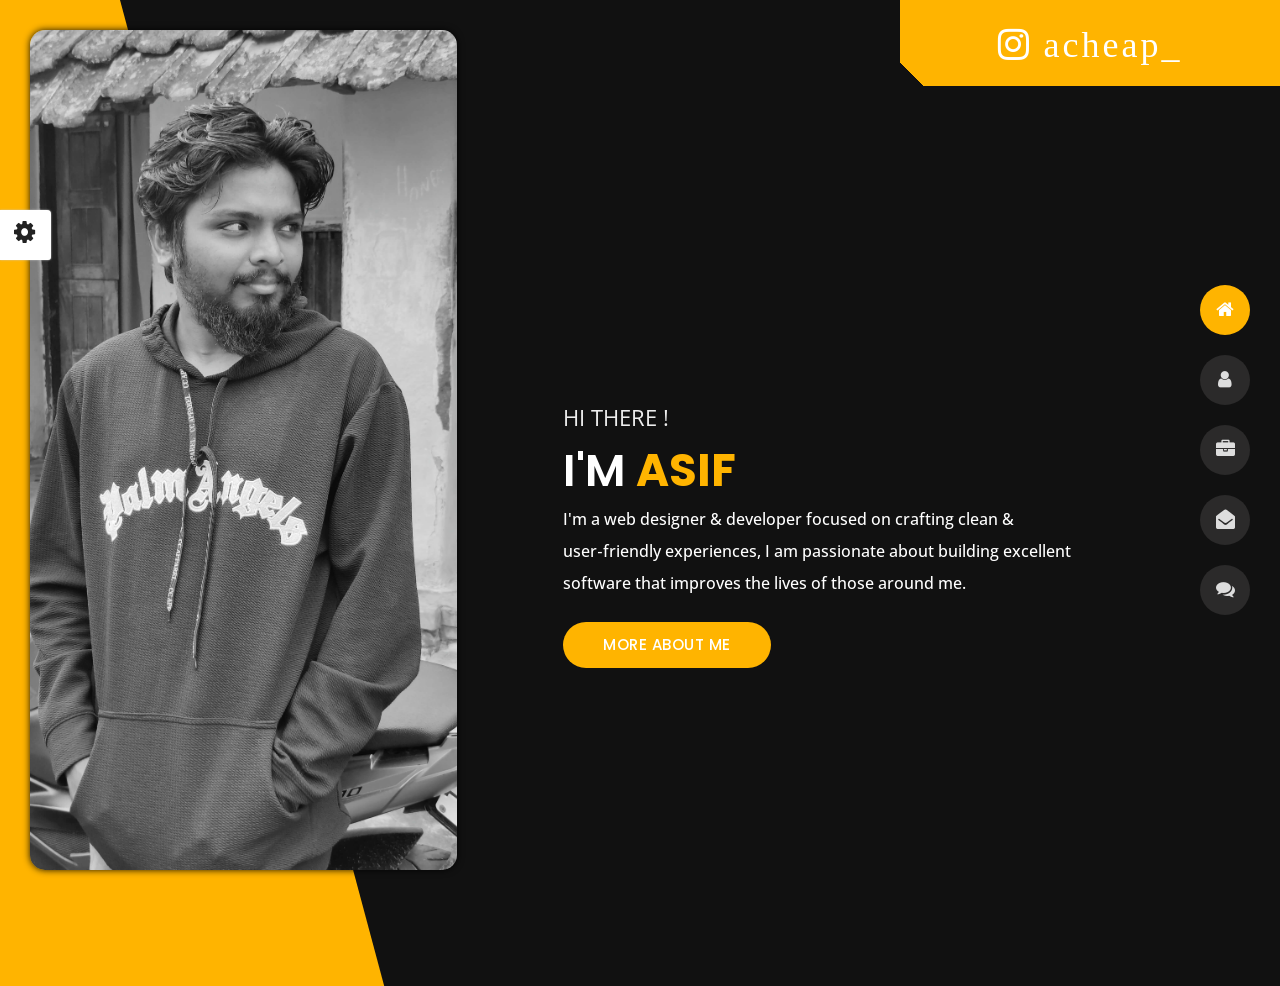
<file: index.html>
﻿<!DOCTYPE html>
<html lang="en">


<head>
    <meta charset="utf-8">
    <title> Personal Portfolio</title>
    <meta name="viewport" content="width=device-width, initial-scale=1">

    <!-- Template Google Fonts -->
    <link href="https://fonts.googleapis.com/css?family=Poppins:400,400i,500,500i,600,600i,700,700i,800,800i,900,900i"
        rel="stylesheet">
    <link href="https://fonts.googleapis.com/css?family=Open+Sans:300,400,400i,600,600i,700" rel="stylesheet">

    <!-- Template CSS Files -->
    <link href="css/bootstrap.min.css" rel="stylesheet">
    <link href="css/preloader.min.css" rel="stylesheet">
    <link href="css/circle.css" rel="stylesheet">
    <link href="css/font-awesome.min.css" rel="stylesheet">
    <link href="css/fm.revealator.jquery.min.css" rel="stylesheet">
    <link href="css/style.css" rel="stylesheet">

    <!-- CSS Skin File -->
    <link href="css/skins/yellow.css" rel="stylesheet">

    <!-- Live Style Switcher - demo only -->
    <link rel="alternate stylesheet" type="text/css" title="blue" href="css/skins/blue.css" />
    <link rel="alternate stylesheet" type="text/css" title="green" href="css/skins/green.css" />
    <link rel="alternate stylesheet" type="text/css" title="yellow" href="css/skins/yellow.css" />
    <link rel="alternate stylesheet" type="text/css" title="blueviolet" href="css/skins/blueviolet.css" />
    <link rel="alternate stylesheet" type="text/css" title="goldenrod" href="css/skins/goldenrod.css" />
    <link rel="alternate stylesheet" type="text/css" title="magenta" href="css/skins/magenta.css" />
    <link rel="alternate stylesheet" type="text/css" title="orange" href="css/skins/orange.css" />
    <link rel="alternate stylesheet" type="text/css" title="purple" href="css/skins/purple.css" />
    <link rel="alternate stylesheet" type="text/css" title="red" href="css/skins/red.css" />
    <link rel="alternate stylesheet" type="text/css" title="yellowgreen" href="css/skins/yellowgreen.css" />
    <link rel="stylesheet" type="text/css" href="css/styleswitcher.css" />

    <!-- Modernizr JS File -->
    <script src="js/modernizr.custom.js"></script>
</head>

<body class="home">
    <!-- Live Style Switcher Starts - demo only -->
    <div id="switcher" class="">
        <div class="content-switcher">
            <h4>STYLE SWITCHER</h4>
            <ul>
                <li>
                    <a href="#" onclick="setActiveStyleSheet('purple');" title="purple" class="color"><img
                            src="img/styleswitcher/purple.png" alt="purple" /></a>
                </li>
                <li>
                    <a href="#" onclick="setActiveStyleSheet('red');" title="red" class="color"><img
                            src="img/styleswitcher/red.png" alt="red" /></a>
                </li>
                <li>
                    <a href="#" onclick="setActiveStyleSheet('blueviolet');" title="blueviolet" class="color"><img
                            src="img/styleswitcher/blueviolet.png" alt="blueviolet" /></a>
                </li>
                <li>
                    <a href="#" onclick="setActiveStyleSheet('blue');" title="blue" class="color"><img
                            src="img/styleswitcher/blue.png" alt="blue" /></a>
                </li>
                <li>
                    <a href="#" onclick="setActiveStyleSheet('goldenrod');" title="goldenrod" class="color"><img
                            src="img/styleswitcher/goldenrod.png" alt="goldenrod" /></a>
                </li>
                <li>
                    <a href="#" onclick="setActiveStyleSheet('magenta');" title="magenta" class="color"><img
                            src="img/styleswitcher/magenta.png" alt="magenta" /></a>
                </li>
                <li>
                    <a href="#" onclick="setActiveStyleSheet('yellowgreen');" title="yellowgreen" class="color"><img
                            src="img/styleswitcher/yellowgreen.png" alt="yellowgreen" /></a>
                </li>
                <li>
                    <a href="#" onclick="setActiveStyleSheet('orange');" title="orange" class="color"><img
                            src="img/styleswitcher/orange.png" alt="orange" /></a>
                </li>
                <li>
                    <a href="#" onclick="setActiveStyleSheet('green');" title="green" class="color"><img
                            src="img/styleswitcher/green.png" alt="green" /></a>
                </li>
                <li>
                    <a href="#" onclick="setActiveStyleSheet('yellow');" title="yellow" class="color"><img
                            src="img/styleswitcher/yellow.png" alt="yellow" /></a>
                </li>
            </ul>
            <div id="hideSwitcher">&times;</div>
        </div>
    </div>
    <a href="https://www.instagram.com/acheap_/" target="_blank"><button class=" bookButton"><i class="fa fa-instagram"
                aria-hidden="true"></i>
            acheap_</button></a>

    <div id="showSwitcher" class="styleSecondColor"><i class="fa fa-cog fa-spin"></i></div>
    <!-- Live Style Switcher Ends - demo only -->
    <!-- Header Starts -->
    <header class="header" id="navbar-collapse-toggle">
        <!-- Fixed Navigation Starts -->
        <ul class="icon-menu d-none d-lg-block revealator-slideup revealator-once revealator-delay1">
            <li class="icon-box active">
                <i class="fa fa-home"></i>
                <a href="index.html">
                    <h2>Home</h2>
                </a>
            </li>
            <li class="icon-box">
                <i class="fa fa-user"></i>
                <a href="about.html">
                    <h2>About</h2>
                </a>
            </li>
            <li class="icon-box">
                <i class="fa fa-briefcase"></i>
                <a href="portfolio.html">
                    <h2>Portfolio</h2>
                </a>
            </li>
            <li class="icon-box">
                <i class="fa fa-envelope-open"></i>
                <a href="contact.html">
                    <h2>Contact</h2>
                </a>
            </li>
            <li class="icon-box">
                <i class="fa fa-comments"></i>
                <a href="blog.html">
                    <h2>Blog</h2>
                </a>
            </li>
        </ul>
        <!-- Fixed Navigation Ends -->
        <!-- Mobile Menu Starts -->
        <nav role="navigation" class="d-block d-lg-none">
            <div id="menuToggle">
                <input type="checkbox" />
                <span></span>
                <span></span>
                <span></span>
                <ul class="list-unstyled" id="menu">
                    <li class="active"><a href="index.html"><i class="fa fa-home"></i><span>Home</span></a></li>
                    <li><a href="about.html"><i class="fa fa-user"></i><span>About</span></a></li>
                    <li><a href="portfolio.html"><i class="fa fa-folder-open"></i><span>Portfolio</span></a></li>
                    <li><a href="contact.html"><i class="fa fa-envelope-open"></i><span>Contact</span></a></li>
                    <li><a href="blog.html"><i class="fa fa-comments"></i><span>Blog</span></a></li>
                </ul>
            </div>
        </nav>
        <!-- Mobile Menu Ends -->
    </header>
    <!-- Header Ends -->
    <!-- Main Content Starts -->
    <section
        class="container-fluid main-container container-home p-0 revealator-slideup revealator-once revealator-delay1">
        <div class="color-block d-none d-lg-block"></div>
        <div class="row home-details-container align-items-center">
            <div class="col-lg-4 bg position-fixed d-none d-lg-block"></div>
            <div class="col-12 col-lg-8 offset-lg-4 home-details text-left text-sm-center text-lg-left">
                <div>
                    <img src="img/asif.jpg" class="img-fluid main-img-mobile d-none d-sm-block d-lg-none"
                        alt="my asif-profile picture" />
                    <h6 class="text-uppercase open-sans-font mb-0 d-block d-sm-none d-lg-block">hi there !</h6>
                    <h1 class="text-uppercase poppins-font"><span>I'm</span> Asif </h1>
                    <p class="open-sans-font">I'm a web designer & developer focused on crafting clean & user‑friendly
                        experiences, I am passionate about building excellent software that improves the lives of those
                        around me.</p>
                    <a href="about.html" class="btn btn-about">more about me</a>
                </div>
            </div>
        </div>
    </section>
    <!-- Main Content Ends -->

    <!-- Template JS Files -->
    <script src="js/jquery-3.5.0.min.js"></script>
    <script src="js/styleswitcher.js"></script>
    <script src="js/preloader.min.js"></script>
    <script src="js/fm.revealator.jquery.min.js"></script>
    <script src="js/imagesloaded.pkgd.min.js"></script>
    <script src="js/masonry.pkgd.min.js"></script>
    <script src="js/classie.js"></script>
    <script src="js/cbpGridGallery.js"></script>
    <script src="js/jquery.hoverdir.js"></script>
    <script src="js/popper.min.js"></script>
    <script src="js/bootstrap.js"></script>
    <script src="js/custom.js"></script>

</body>

</html>
</file>
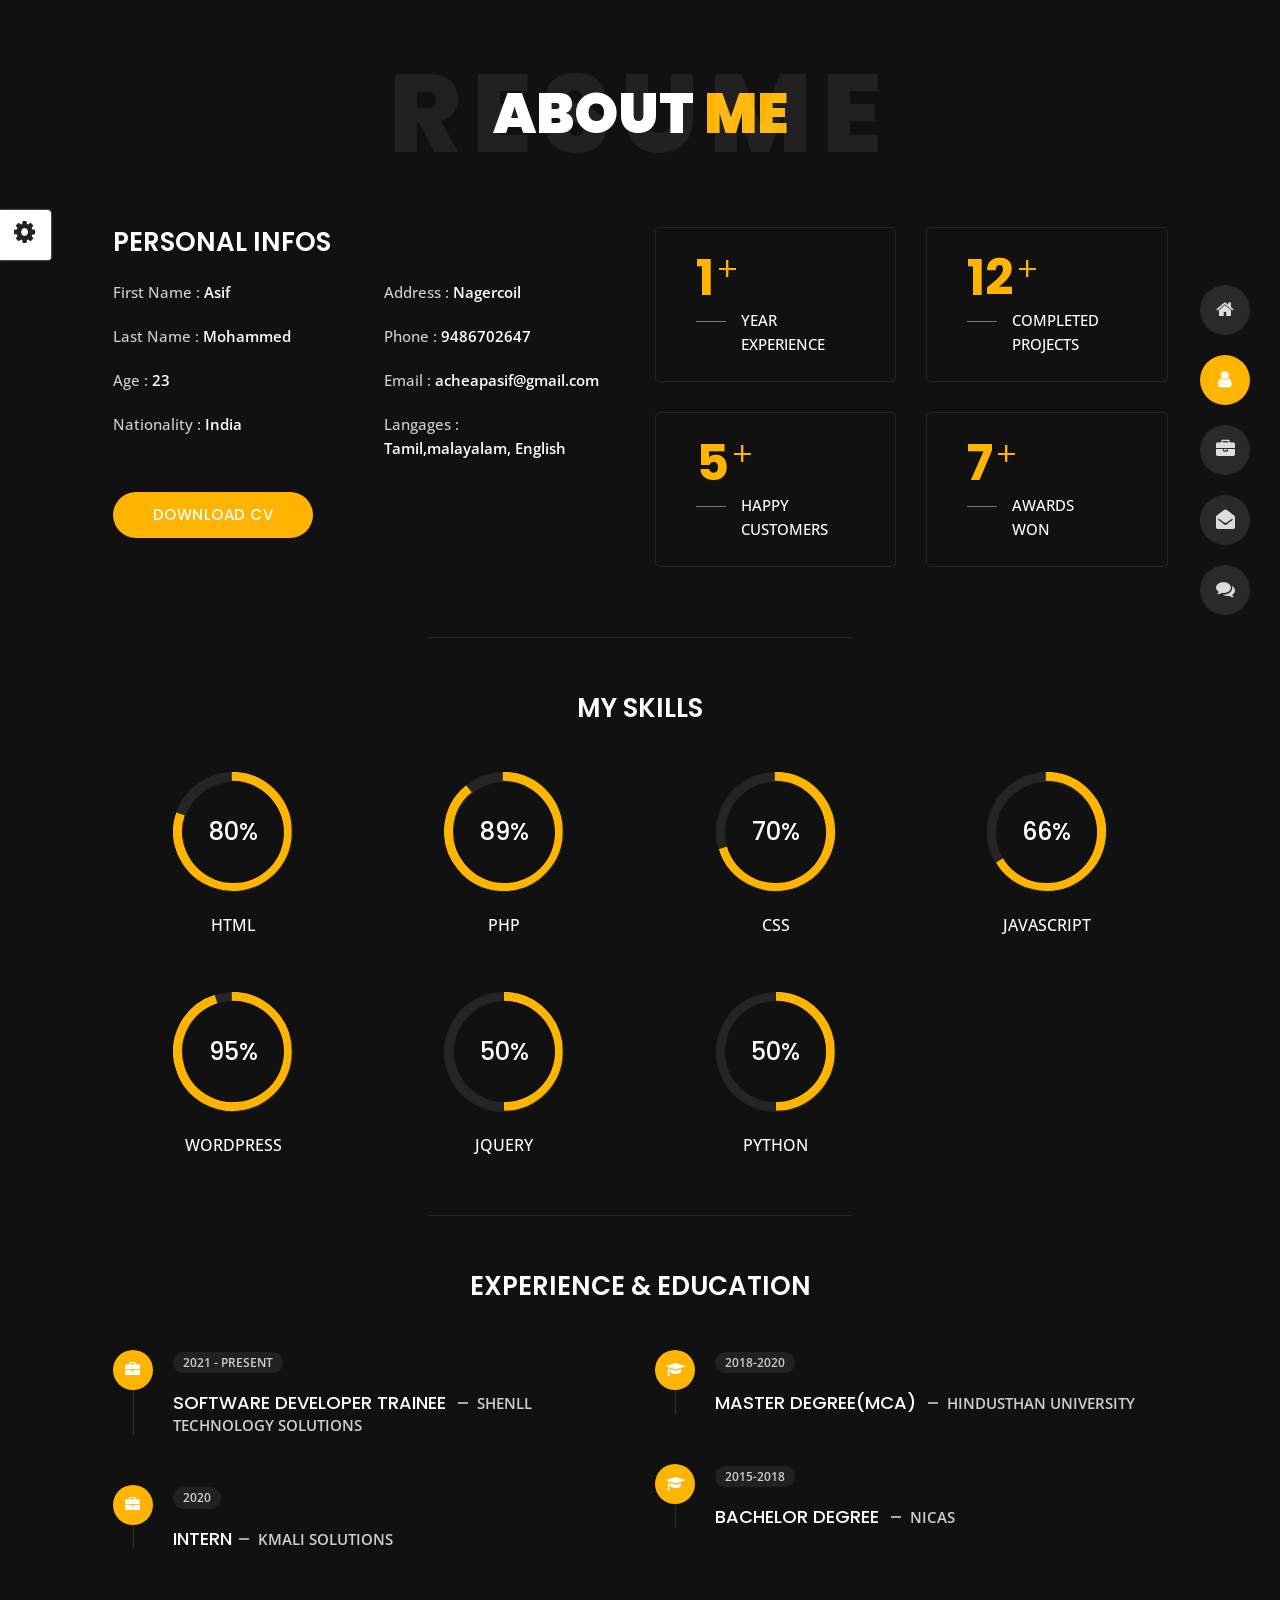
<file: about.html>
<!DOCTYPE html>
<html lang="en">


<head>
    <meta charset="utf-8">
    <title>About Personal Portfolio</title>
    <meta name="viewport" content="width=device-width, initial-scale=1">

    <!-- Template Google Fonts -->
    <link href="https://fonts.googleapis.com/css?family=Poppins:400,400i,500,500i,600,600i,700,700i,800,800i,900,900i" rel="stylesheet">
    <link href="https://fonts.googleapis.com/css?family=Open+Sans:300,400,400i,600,600i,700" rel="stylesheet">

    <!-- Template CSS Files -->
    <link href="css/bootstrap.min.css" rel="stylesheet">
    <link href="css/preloader.min.css" rel="stylesheet">
    <link href="css/circle.css" rel="stylesheet">
    <link href="css/font-awesome.min.css" rel="stylesheet">
    <link href="css/fm.revealator.jquery.min.css" rel="stylesheet">
    <link href="css/style.css" rel="stylesheet">

    <!-- CSS Skin File -->
    <link href="css/skins/yellow.css" rel="stylesheet">

    <!-- Live Style Switcher - demo only -->
    <link rel="alternate stylesheet" type="text/css" title="blue" href="css/skins/blue.css" />
    <link rel="alternate stylesheet" type="text/css" title="green" href="css/skins/green.css" />
    <link rel="alternate stylesheet" type="text/css" title="yellow" href="css/skins/yellow.css" />
    <link rel="alternate stylesheet" type="text/css" title="blueviolet" href="css/skins/blueviolet.css" />
    <link rel="alternate stylesheet" type="text/css" title="goldenrod" href="css/skins/goldenrod.css" />
    <link rel="alternate stylesheet" type="text/css" title="magenta" href="css/skins/magenta.css" />
    <link rel="alternate stylesheet" type="text/css" title="orange" href="css/skins/orange.css" />
    <link rel="alternate stylesheet" type="text/css" title="purple" href="css/skins/purple.css" />
    <link rel="alternate stylesheet" type="text/css" title="red" href="css/skins/red.css" />
    <link rel="alternate stylesheet" type="text/css" title="yellowgreen" href="css/skins/yellowgreen.css" />
    <link rel="stylesheet" type="text/css" href="css/styleswitcher.css" />

    <!-- Modernizr JS File -->
    <script src="js/modernizr.custom.js"></script>
</head>

<body class="about">
<!-- Live Style Switcher Starts - demo only -->
<div id="switcher" class="">
    <div class="content-switcher">
        <h4>STYLE SWITCHER</h4>
        <ul>
            <li>
                <a href="#" onclick="setActiveStyleSheet('purple');" title="purple" class="color"><img src="img/styleswitcher/purple.png" alt="purple"/></a>
            </li>
            <li>
                <a href="#" onclick="setActiveStyleSheet('red');" title="red" class="color"><img src="img/styleswitcher/red.png" alt="red"/></a>
            </li>
            <li>
                <a href="#" onclick="setActiveStyleSheet('blueviolet');" title="blueviolet" class="color"><img src="img/styleswitcher/blueviolet.png" alt="blueviolet"/></a>
            </li>
            <li>
                <a href="#" onclick="setActiveStyleSheet('blue');" title="blue" class="color"><img src="img/styleswitcher/blue.png" alt="blue"/></a>
            </li>
            <li>
                <a href="#" onclick="setActiveStyleSheet('goldenrod');" title="goldenrod" class="color"><img src="img/styleswitcher/goldenrod.png" alt="goldenrod"/></a>
            </li>
            <li>
                <a href="#" onclick="setActiveStyleSheet('magenta');" title="magenta" class="color"><img src="img/styleswitcher/magenta.png" alt="magenta"/></a>
            </li>
            <li>
                <a href="#" onclick="setActiveStyleSheet('yellowgreen');" title="yellowgreen" class="color"><img src="img/styleswitcher/yellowgreen.png" alt="yellowgreen"/></a>
            </li>
            <li>
                <a href="#" onclick="setActiveStyleSheet('orange');" title="orange" class="color"><img src="img/styleswitcher/orange.png" alt="orange"/></a>
            </li>
            <li>
                <a href="#" onclick="setActiveStyleSheet('green');" title="green" class="color"><img src="img/styleswitcher/green.png" alt="green"/></a>
            </li>
            <li>
                <a href="#" onclick="setActiveStyleSheet('yellow');" title="yellow" class="color"><img src="img/styleswitcher/yellow.png" alt="yellow"/></a>
            </li>
        </ul>

        <div id="hideSwitcher">&times;</div>
    </div>

</div>
<div id="showSwitcher" class="styleSecondColor"><i class="fa fa-cog fa-spin"></i></div>
<!-- Live Style Switcher Ends - demo only -->
<!-- Header Starts -->
<header class="header" id="navbar-collapse-toggle">
    <!-- Fixed Navigation Starts -->
    <ul class="icon-menu d-none d-lg-block revealator-slideup revealator-once revealator-delay1">
        <li class="icon-box">
            <i class="fa fa-home"></i>
            <a href="index.html">
                <h2>Home</h2>
            </a>
        </li>
        <li class="icon-box active">
            <i class="fa fa-user"></i>
            <a href="about.html">
                <h2>About</h2>
            </a>
        </li>
        <li class="icon-box">
            <i class="fa fa-briefcase"></i>
            <a href="portfolio.html">
                <h2>Portfolio</h2>
            </a>
        </li>
        <li class="icon-box">
            <i class="fa fa-envelope-open"></i>
            <a href="contact.html">
                <h2>Contact</h2>
            </a>
        </li>
        <li class="icon-box">
            <i class="fa fa-comments"></i>
            <a href="blog.html">
                <h2>Blog</h2>
            </a>
        </li>
    </ul>
    <!-- Fixed Navigation Ends -->
    <!-- Mobile Menu Starts -->
    <nav role="navigation" class="d-block d-lg-none">
        <div id="menuToggle">
            <input type="checkbox" />
            <span></span>
            <span></span>
            <span></span>
            <ul class="list-unstyled" id="menu">
                <li><a href="index.html"><i class="fa fa-home"></i><span>Home</span></a></li>
                <li class="active"><a href="about.html"><i class="fa fa-user"></i><span>About</span></a></li>
                <li><a href="portfolio.html"><i class="fa fa-folder-open"></i><span>Portfolio</span></a></li>
                <li><a href="contact.html"><i class="fa fa-envelope-open"></i><span>Contact</span></a></li>
                <li><a href="blog.html"><i class="fa fa-comments"></i><span>Blog</span></a></li>
            </ul>
        </div>
    </nav>
    <!-- Mobile Menu Ends -->
</header>
<!-- Header Ends -->
<!-- Page Title Starts -->
<section class="title-section text-left text-sm-center revealator-slideup revealator-once revealator-delay1">
    <h1>ABOUT <span>ME</span></h1>
    <span class="title-bg">Resume</span>
</section>
<!-- Page Title Ends -->
<!-- Main Content Starts -->
<section class="main-content revealator-slideup revealator-once revealator-delay1">
    <div class="container">
        <div class="row">
            <!-- Personal Info Starts -->
            <div class="col-12 col-lg-5 col-xl-6">
                <div class="row">
                    <div class="col-12">
                        <h3 class="text-uppercase custom-title mb-0 ft-wt-600">personal infos</h3>
                    </div>
                    <div class="col-12 d-block d-sm-none">
                        <img src="img/asif.jpg" class="img-fluid main-img-mobile" alt="my picture" />
                    </div>
                    <div class="col-6">
                        <ul class="about-list list-unstyled open-sans-font">
                            <li> <span class="title">first name :</span> <span class="value d-block d-sm-inline-block d-lg-block d-xl-inline-block">Asif</span> </li>
                            <li> <span class="title">last name :</span> <span class="value d-block d-sm-inline-block d-lg-block d-xl-inline-block">Mohammed</span> </li>
                            <li> <span class="title">Age :</span> <span class="value d-block d-sm-inline-block d-lg-block d-xl-inline-block">23</span> </li>
                            <li> <span class="title">Nationality :</span> <span class="value d-block d-sm-inline-block d-lg-block d-xl-inline-block">India</span> </li>
                            <!-- <li> <span class="title">Freelance :</span> <span class="value d-block d-sm-inline-block d-lg-block d-xl-inline-block">Available</span> </li> -->
                        </ul>
                    </div>
                    <div class="col-6">
                        <ul class="about-list list-unstyled open-sans-font">
                            <li> <span class="title">Address :</span> <span class="value d-block d-sm-inline-block d-lg-block d-xl-inline-block">Nagercoil</span> </li>
                            <li> <span class="title">phone :</span> <span class="value d-block d-sm-inline-block d-lg-block d-xl-inline-block">9486702647</span> </li>
                            <li> <span class="title">Email :</span> <span class="value d-block d-sm-inline-block d-lg-block d-xl-inline-block">acheapasif@gmail.com</span> </li>
                            <!-- <li> <span class="title">Skype :</span> <span class="value d-block d-sm-inline-block d-lg-block d-xl-inline-block">steve.milner</span> </li> -->
                            <li> <span class="title">langages :</span> <span class="value d-block d-sm-inline-block d-lg-block d-xl-inline-block">Tamil,malayalam, English</span> </li>
                        </ul>
                    </div>
                    <div class="col-12 mt-3">
                        <a href="about.html" class="btn btn-download">Download CV</a>
                    </div>
                </div>
            </div>
            <!-- Personal Info Ends -->
            <!-- Boxes Starts -->
            <div class="col-12 col-lg-7 col-xl-6 mt-5 mt-lg-0">
                <div class="row">
                    <div class="col-6">
                        <div class="box-stats with-margin">
                            <h3 class="poppins-font position-relative">1</h3>
                            <p class="open-sans-font m-0 position-relative text-uppercase">Year<span class="d-block">experience</span></p>
                        </div>
                    </div>
                    <div class="col-6">
                        <div class="box-stats with-margin">
                            <h3 class="poppins-font position-relative">12</h3>
                            <p class="open-sans-font m-0 position-relative text-uppercase">completed <span class="d-block">projects</span></p>
                        </div>
                    </div>
                    <div class="col-6">
                        <div class="box-stats">
                            <h3 class="poppins-font position-relative">5</h3>
                            <p class="open-sans-font m-0 position-relative text-uppercase">Happy<span class="d-block">customers</span></p>
                        </div>
                    </div>
                    <div class="col-6">
                        <div class="box-stats">
                            <h3 class="poppins-font position-relative">7</h3>
                            <p class="open-sans-font m-0 position-relative text-uppercase">awards<span class="d-block">won</span></p>
                        </div>
                    </div>
                </div>
            </div>
            <!-- Boxes Ends -->
        </div>
        <hr class="separator">
        <!-- Skills Starts -->
        <div class="row">
            <div class="col-12">
                <h3 class="text-uppercase pb-4 pb-sm-5 mb-3 mb-sm-0 text-left text-sm-center custom-title ft-wt-600">My Skills</h3>
            </div>
            <div class="col-6 col-md-3 mb-3 mb-sm-5">
                <div class="c100 p80">
                    <span>80%</span>
                    <div class="slice">
                        <div class="bar"></div>
                        <div class="fill"></div>
                    </div>
                </div>
                <h6 class="text-uppercase open-sans-font text-center mt-2 mt-sm-4">html</h6>
            </div>
            <div class="col-6 col-md-3 mb-3 mb-sm-5">
                <div class="c100 p89">
                    <span>89%</span>
                    <div class="slice">
                        <div class="bar"></div>
                        <div class="fill"></div>
                    </div>
                </div>
                <h6 class="text-uppercase open-sans-font text-center mt-2 mt-sm-4">PHP</h6>
            </div>
            <div class="col-6 col-md-3 mb-3 mb-sm-5">
                <div class="c100 p70">
                    <span>70%</span>
                    <div class="slice">
                        <div class="bar"></div>
                        <div class="fill"></div>
                    </div>
                </div>
                <h6 class="text-uppercase open-sans-font text-center mt-2 mt-sm-4">css</h6>
            </div>
            <div class="col-6 col-md-3 mb-3 mb-sm-5">
                <div class="c100 p66">
                    <span>66%</span>
                    <div class="slice">
                        <div class="bar"></div>
                        <div class="fill"></div>
                    </div>
                </div>
                <h6 class="text-uppercase open-sans-font text-center mt-2 mt-sm-4">Javascript</h6>
            </div>
            <div class="col-6 col-md-3 mb-3 mb-sm-5">
                <div class="c100 p95">
                    <span>95%</span>
                    <div class="slice">
                        <div class="bar"></div>
                        <div class="fill"></div>
                    </div>
                </div>
                <h6 class="text-uppercase open-sans-font text-center mt-2 mt-sm-4">wordpress</h6>
            </div>
            <div class="col-6 col-md-3 mb-3 mb-sm-5">
                <div class="c100 p50">
                    <span>50%</span>
                    <div class="slice">
                        <div class="bar"></div>
                        <div class="fill"></div>
                    </div>
                </div>
                <h6 class="text-uppercase open-sans-font text-center mt-2 mt-sm-4">jquery</h6>
            </div>
            <div class="col-6 col-md-3 mb-3 mb-sm-5">
                <div class="c100 p50">
                    <span>50%</span>
                    <div class="slice">
                        <div class="bar"></div>
                        <div class="fill"></div>
                    </div>
                </div>
                <h6 class="text-uppercase open-sans-font text-center mt-2 mt-sm-4">Python</h6>
            </div>
            <!-- <div class="col-6 col-md-3 mb-3 mb-sm-5">
                <div class="c100 p65">
                    <span>65%</span>
                    <div class="slice">
                        <div class="bar"></div>
                        <div class="fill"></div>
                    </div>
                </div>
                <h6 class="text-uppercase open-sans-font text-center mt-2 mt-sm-4">angular</h6>
            </div>
            <div class="col-6 col-md-3 mb-3 mb-sm-5">
                <div class="c100 p45">
                    <span>45%</span>
                    <div class="slice">
                        <div class="bar"></div>
                        <div class="fill"></div>
                    </div>
                </div>
                <h6 class="text-uppercase open-sans-font text-center mt-2 mt-sm-4">react</h6>
            </div> -->
        </div>
        <!-- Skills Ends -->
        <hr class="separator mt-1">
        <!-- Experience & Education Starts -->
        <div class="row">
            <div class="col-12">
                <h3 class="text-uppercase pb-5 mb-0 text-left text-sm-center custom-title ft-wt-600">Experience <span>&</span> Education</h3>
            </div>
            <div class="col-lg-6 m-15px-tb">
                <div class="resume-box">
                    <ul>
                        <li>
                            <div class="icon">
                                <i class="fa fa-briefcase"></i>
                            </div>
                            <span class="time open-sans-font text-uppercase">2021 - Present</span>
                            <h5 class="poppins-font text-uppercase">Software Developer Trainee <span class="place open-sans-font">Shenll technology solutions</span></h5>
                            <!-- <p class="open-sans-font">Lorem ipsum dolor sit amet, consectetur tempor incididunt ut labore adipisicing elit, </p> -->
                        </li>
                        <!-- <li>
                            <div class="icon">
                                <i class="fa fa-briefcase"></i>
                            </div>
                            <span class="time open-sans-font text-uppercase">2013 - 2018</span>
                            <h5 class="poppins-font text-uppercase">UI/UX Designer <span class="place open-sans-font">Themeforest</span></h5>
                            <p class="open-sans-font">Lorem incididunt dolor sit amet, consectetur eiusmod dunt doldunt dol elit, tempor incididunt</p>
                        </li> -->
                        <li>
                            <div class="icon">
                                <i class="fa fa-briefcase"></i>
                            </div>
                            <span class="time open-sans-font text-uppercase">2020</span>
                            <h5 class="poppins-font text-uppercase">Intern<span class="place open-sans-font">Kmali solutions</span></h5>
                            <!-- <p class="open-sans-font">Lorem ipsum dolor sit amet, tempor incididunt ut laboreconsectetur elit, sed do eiusmod tempor duntt</p> -->
                        </li>
                    </ul>
                </div>
            </div>
            <div class="col-lg-6 m-15px-tb">
                <div class="resume-box">
                    <ul>
                        <!-- <li>
                            <div class="icon">
                                <i class="fa fa-graduation-cap"></i>
                            </div>
                            <span class="time open-sans-font text-uppercase">2015</span>
                            <h5 class="poppins-font text-uppercase">Engineering Degree <span class="place open-sans-font">Oxford University</span></h5>
                            <p class="open-sans-font">Lorem ipsum dolor sit amet, consectetur adipisicing elit, sed do tempor incididunt ut labore</p>
                        </li> -->
                        <li>
                            <div class="icon">
                                <i class="fa fa-graduation-cap"></i>
                            </div>
                            <span class="time open-sans-font text-uppercase">2018-2020</span>
                            <h5 class="poppins-font text-uppercase">Master Degree(MCA) <span class="place open-sans-font">Hindusthan University</span></h5>
                            <!-- <p class="open-sans-font">Lorem ipsum dolor sit amet, consectetur elit, sed do eiusmod tempor incididunt ut adipisicing</p> -->
                        </li>
                        <li>
                            <div class="icon">
                                <i class="fa fa-graduation-cap"></i>
                            </div>
                            <span class="time open-sans-font text-uppercase">2015-2018</span>
                            <h5 class="poppins-font text-uppercase">Bachelor Degree <span class="place open-sans-font">NICAS</span></h5>
                            <!-- <p class="open-sans-font">Lorem ipsum dolor sit amet, consectetur adipisicing elit, sed do eiusmod tempor ut labore</p> -->
                        </li>
                    </ul>
                </div>
            </div>
        </div>
        <!-- Experience & Education Ends -->
    </div>
</section>
<!-- Main Content Ends -->

<!-- Template JS Files -->
<script src="js/jquery-3.5.0.min.js"></script>
<script src="js/styleswitcher.js"></script>
<script src="js/preloader.min.js"></script>
<script src="js/fm.revealator.jquery.min.js"></script>
<script src="js/imagesloaded.pkgd.min.js"></script>
<script src="js/masonry.pkgd.min.js"></script>
<script src="js/classie.js"></script>
<script src="js/cbpGridGallery.js"></script>
<script src="js/jquery.hoverdir.js"></script>
<script src="js/popper.min.js"></script>
<script src="js/bootstrap.js"></script>
<script src="js/custom.js"></script>

</body>


</html>
</file>
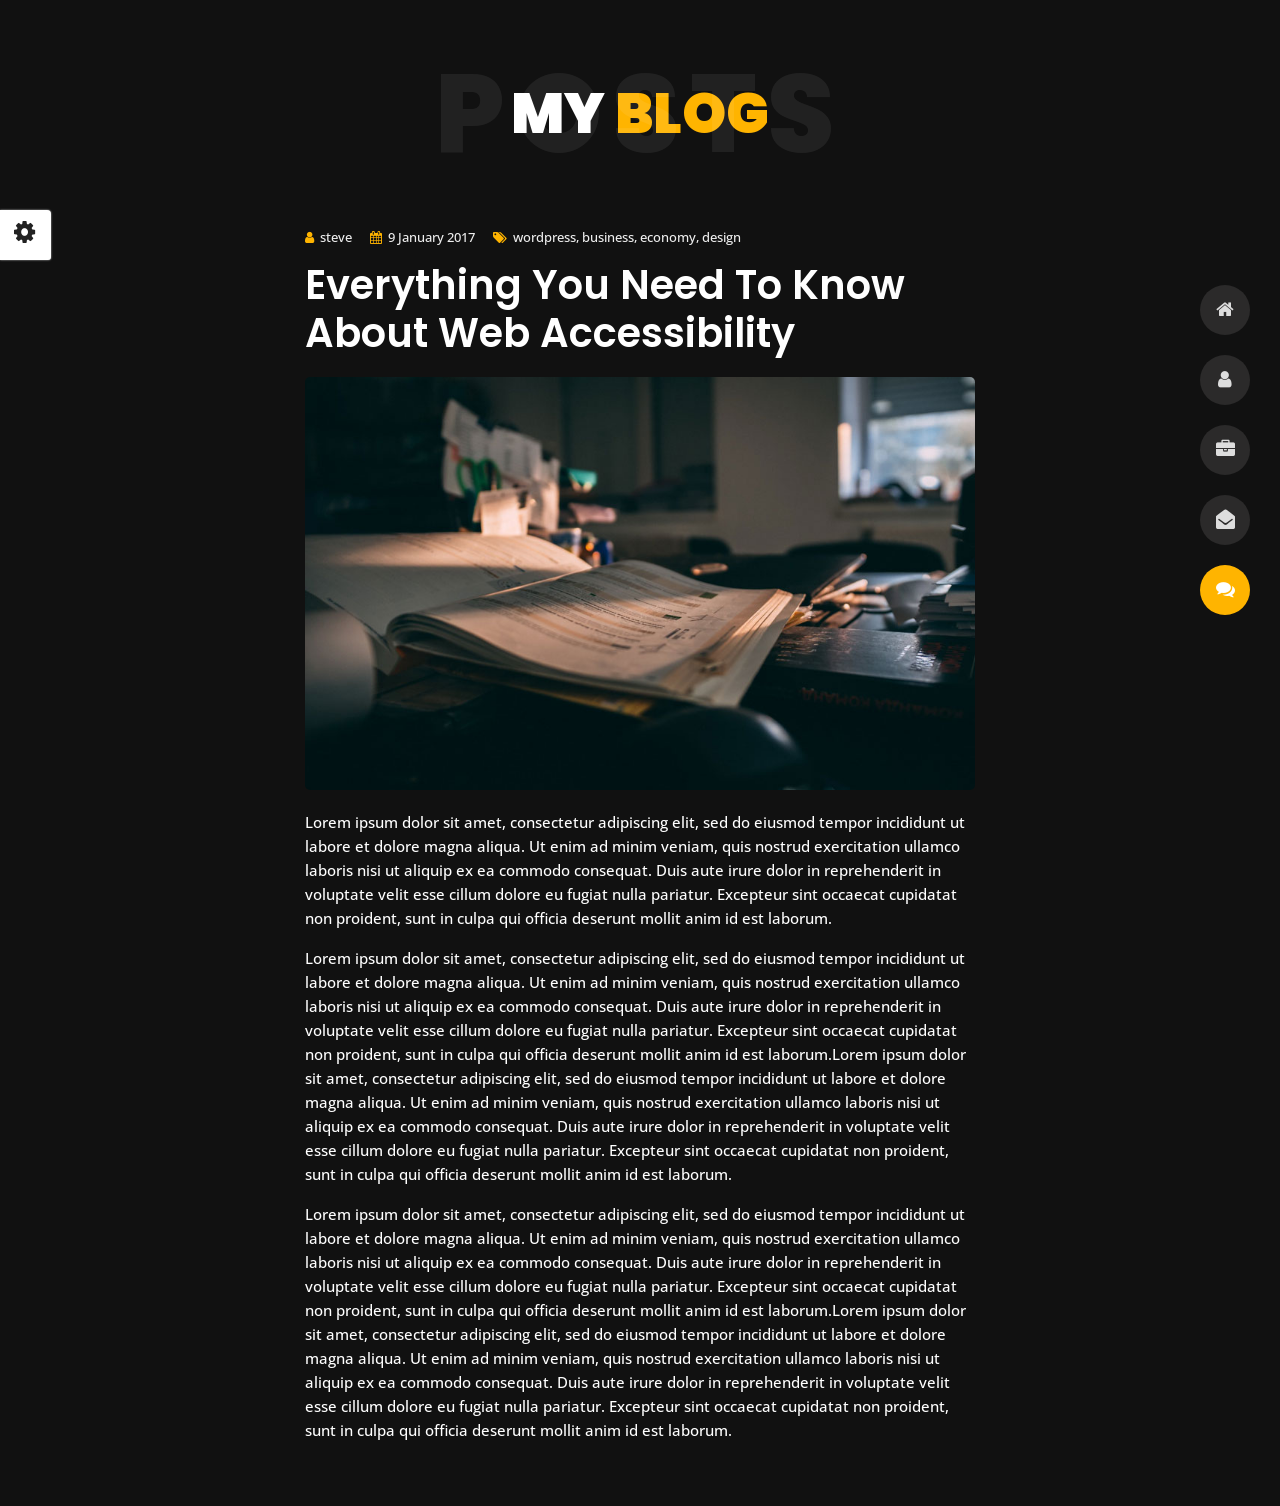
<file: blog-post.html>
<!DOCTYPE html>
<html lang="en">


<head>
    <meta charset="utf-8">
    <title>Blog - Personal Portfolio</title>
    <meta name="viewport" content="width=device-width, initial-scale=1">

    <!-- Template Google Fonts -->
    <link href="https://fonts.googleapis.com/css?family=Poppins:400,400i,500,500i,600,600i,700,700i,800,800i,900,900i" rel="stylesheet">
    <link href="https://fonts.googleapis.com/css?family=Open+Sans:300,400,400i,600,600i,700" rel="stylesheet">

    <!-- Template CSS Files -->
    <link href="css/bootstrap.min.css" rel="stylesheet">
    <link href="css/preloader.min.css" rel="stylesheet">
    <link href="css/circle.css" rel="stylesheet">
    <link href="css/font-awesome.min.css" rel="stylesheet">
    <link href="css/fm.revealator.jquery.min.css" rel="stylesheet">
    <link href="css/style.css" rel="stylesheet">

    <!-- CSS Skin File -->
    <link href="css/skins/yellow.css" rel="stylesheet">

    <!-- Live Style Switcher - demo only -->
    <link rel="alternate stylesheet" type="text/css" title="blue" href="css/skins/blue.css" />
    <link rel="alternate stylesheet" type="text/css" title="green" href="css/skins/green.css" />
    <link rel="alternate stylesheet" type="text/css" title="yellow" href="css/skins/yellow.css" />
    <link rel="alternate stylesheet" type="text/css" title="blueviolet" href="css/skins/blueviolet.css" />
    <link rel="alternate stylesheet" type="text/css" title="goldenrod" href="css/skins/goldenrod.css" />
    <link rel="alternate stylesheet" type="text/css" title="magenta" href="css/skins/magenta.css" />
    <link rel="alternate stylesheet" type="text/css" title="orange" href="css/skins/orange.css" />
    <link rel="alternate stylesheet" type="text/css" title="purple" href="css/skins/purple.css" />
    <link rel="alternate stylesheet" type="text/css" title="red" href="css/skins/red.css" />
    <link rel="alternate stylesheet" type="text/css" title="yellowgreen" href="css/skins/yellowgreen.css" />
    <link rel="stylesheet" type="text/css" href="css/styleswitcher.css" />

    <!-- Modernizr JS File -->
    <script src="js/modernizr.custom.js"></script>
</head>

<body class="blog-post">
<!-- Live Style Switcher Starts - demo only -->
<div id="switcher" class="">
    <div class="content-switcher">
        <h4>STYLE SWITCHER</h4>
        <ul>
            <li>
                <a href="#" onclick="setActiveStyleSheet('purple');" title="purple" class="color"><img src="img/styleswitcher/purple.png" alt="purple"/></a>
            </li>
            <li>
                <a href="#" onclick="setActiveStyleSheet('red');" title="red" class="color"><img src="img/styleswitcher/red.png" alt="red"/></a>
            </li>
            <li>
                <a href="#" onclick="setActiveStyleSheet('blueviolet');" title="blueviolet" class="color"><img src="img/styleswitcher/blueviolet.png" alt="blueviolet"/></a>
            </li>
            <li>
                <a href="#" onclick="setActiveStyleSheet('blue');" title="blue" class="color"><img src="img/styleswitcher/blue.png" alt="blue"/></a>
            </li>
            <li>
                <a href="#" onclick="setActiveStyleSheet('goldenrod');" title="goldenrod" class="color"><img src="img/styleswitcher/goldenrod.png" alt="goldenrod"/></a>
            </li>
            <li>
                <a href="#" onclick="setActiveStyleSheet('magenta');" title="magenta" class="color"><img src="img/styleswitcher/magenta.png" alt="magenta"/></a>
            </li>
            <li>
                <a href="#" onclick="setActiveStyleSheet('yellowgreen');" title="yellowgreen" class="color"><img src="img/styleswitcher/yellowgreen.png" alt="yellowgreen"/></a>
            </li>
            <li>
                <a href="#" onclick="setActiveStyleSheet('orange');" title="orange" class="color"><img src="img/styleswitcher/orange.png" alt="orange"/></a>
            </li>
            <li>
                <a href="#" onclick="setActiveStyleSheet('green');" title="green" class="color"><img src="img/styleswitcher/green.png" alt="green"/></a>
            </li>
            <li>
                <a href="#" onclick="setActiveStyleSheet('yellow');" title="yellow" class="color"><img src="img/styleswitcher/yellow.png" alt="yellow"/></a>
            </li>
        </ul>

       <div id="hideSwitcher">&times;</div>
    </div>
</div>
<div id="showSwitcher" class="styleSecondColor"><i class="fa fa-cog fa-spin"></i></div>
<!-- Live Style Switcher Ends - demo only -->
<!-- Header Starts -->
<header class="header" id="navbar-collapse-toggle">
    <!-- Fixed Navigation Starts -->
    <ul class="icon-menu d-none d-lg-block revealator-slideup revealator-once revealator-delay1">
        <li class="icon-box">
            <i class="fa fa-home"></i>
            <a href="index.html">
                <h2>Home</h2>
            </a>
        </li>
        <li class="icon-box">
            <i class="fa fa-user"></i>
            <a href="about.html">
                <h2>About</h2>
            </a>
        </li>
        <li class="icon-box">
            <i class="fa fa-briefcase"></i>
            <a href="portfolio.html">
                <h2>Portfolio</h2>
            </a>
        </li>
        <li class="icon-box">
            <i class="fa fa-envelope-open"></i>
            <a href="contact.html">
                <h2>Contact</h2>
            </a>
        </li>
        <li class="icon-box active">
            <i class="fa fa-comments"></i>
            <a href="blog.html">
                <h2>Blog</h2>
            </a>
        </li>
    </ul>
    <!-- Fixed Navigation Ends -->
    <!-- Mobile Menu Starts -->
    <nav role="navigation" class="d-block d-lg-none">
        <div id="menuToggle">
            <input type="checkbox" />
            <span></span>
            <span></span>
            <span></span>
            <ul class="list-unstyled" id="menu">
                <li><a href="index.html"><i class="fa fa-home"></i><span>Home</span></a></li>
                <li><a href="about.html"><i class="fa fa-user"></i><span>About</span></a></li>
                <li><a href="portfolio.html"><i class="fa fa-folder-open"></i><span>Portfolio</span></a></li>
                <li><a href="contact.html"><i class="fa fa-envelope-open"></i><span>Contact</span></a></li>
                <li class="active"><a href="blog.html"><i class="fa fa-comments"></i><span>Blog</span></a></li>
            </ul>
        </div>
    </nav>
    <!-- Mobile Menu Ends -->
</header>
<!-- Header Ends -->
<!-- Page Title Starts -->
<section class="title-section text-left text-sm-center revealator-slideup revealator-once revealator-delay1">
    <h1>my <span>blog</span></h1>
    <span class="title-bg">posts</span>
</section>
<!-- Page Title Ends -->
<!-- Main Content Starts -->
<section class="main-content revealator-slideup revealator-once revealator-delay1">
    <div class="container">
        <div class="row">
            <!-- Article Starts -->
            <article class="col-12">
                <!-- Meta Starts -->
                <div class="meta open-sans-font">
                    <span><i class="fa fa-user"></i> steve</span>
                    <span class="date"><i class="fa fa-calendar"></i> 9 January 2017</span>
                    <span><i class="fa fa-tags"></i> wordpress, business, economy, design</span>
                </div>
                <!-- Meta Ends -->
                <!-- Article Content Starts -->
                <h1 class="text-uppercase text-capitalize">Everything You Need to Know About Web Accessibility</h1>
                <img src="img/blog/blog-post-1.jpg" class="img-fluid" alt="Blog image"/>
                <div class="blog-excerpt open-sans-font pb-5">
                    <p>Lorem ipsum dolor sit amet, consectetur adipiscing elit, sed do eiusmod tempor incididunt ut labore et dolore magna aliqua. Ut enim ad minim veniam, quis nostrud exercitation ullamco laboris nisi ut aliquip ex ea commodo consequat.
                        Duis aute irure dolor in reprehenderit in voluptate velit esse cillum dolore eu fugiat nulla pariatur. Excepteur sint occaecat cupidatat non proident, sunt in culpa qui officia deserunt mollit anim id est laborum.</p>
                    <p>Lorem ipsum dolor sit amet, consectetur adipiscing elit, sed do eiusmod tempor incididunt ut labore et dolore magna aliqua. Ut enim ad minim veniam, quis nostrud exercitation ullamco laboris nisi ut aliquip ex ea commodo consequat.
                        Duis aute irure dolor in reprehenderit in voluptate velit esse cillum dolore eu fugiat nulla pariatur. Excepteur sint occaecat cupidatat non proident, sunt in culpa qui officia deserunt mollit anim id est laborum.Lorem ipsum
                        dolor sit amet, consectetur adipiscing elit, sed do eiusmod tempor incididunt ut labore et dolore magna aliqua. Ut enim ad minim veniam, quis nostrud exercitation ullamco laboris nisi ut aliquip ex ea commodo consequat. Duis
                        aute irure dolor in reprehenderit in voluptate velit esse cillum dolore eu fugiat nulla pariatur. Excepteur sint occaecat cupidatat non proident, sunt in culpa qui officia deserunt mollit anim id est laborum.</p>
                    <p>Lorem ipsum dolor sit amet, consectetur adipiscing elit, sed do eiusmod tempor incididunt ut labore et dolore magna aliqua. Ut enim ad minim veniam, quis nostrud exercitation ullamco laboris nisi ut aliquip ex ea commodo consequat.
                        Duis aute irure dolor in reprehenderit in voluptate velit esse cillum dolore eu fugiat nulla pariatur. Excepteur sint occaecat cupidatat non proident, sunt in culpa qui officia deserunt mollit anim id est laborum.Lorem ipsum
                        dolor sit amet, consectetur adipiscing elit, sed do eiusmod tempor incididunt ut labore et dolore magna aliqua. Ut enim ad minim veniam, quis nostrud exercitation ullamco laboris nisi ut aliquip ex ea commodo consequat. Duis
                        aute irure dolor in reprehenderit in voluptate velit esse cillum dolore eu fugiat nulla pariatur. Excepteur sint occaecat cupidatat non proident, sunt in culpa qui officia deserunt mollit anim id est laborum.</p>
                </div>
                <!-- Article Content Ends -->
            </article>
            <!-- Article Ends -->
        </div>
    </div>
</section>
<!-- Template JS Files -->
<script src="js/jquery-3.5.0.min.js"></script>
<script src="js/styleswitcher.js"></script>
<script src="js/preloader.min.js"></script>
<script src="js/fm.revealator.jquery.min.js"></script>
<script src="js/imagesloaded.pkgd.min.js"></script>
<script src="js/masonry.pkgd.min.js"></script>
<script src="js/classie.js"></script>
<script src="js/cbpGridGallery.js"></script>
<script src="js/jquery.hoverdir.js"></script>
<script src="js/popper.min.js"></script>
<script src="js/bootstrap.js"></script>
<script src="js/custom.js"></script>

</body>


</html>
</file>
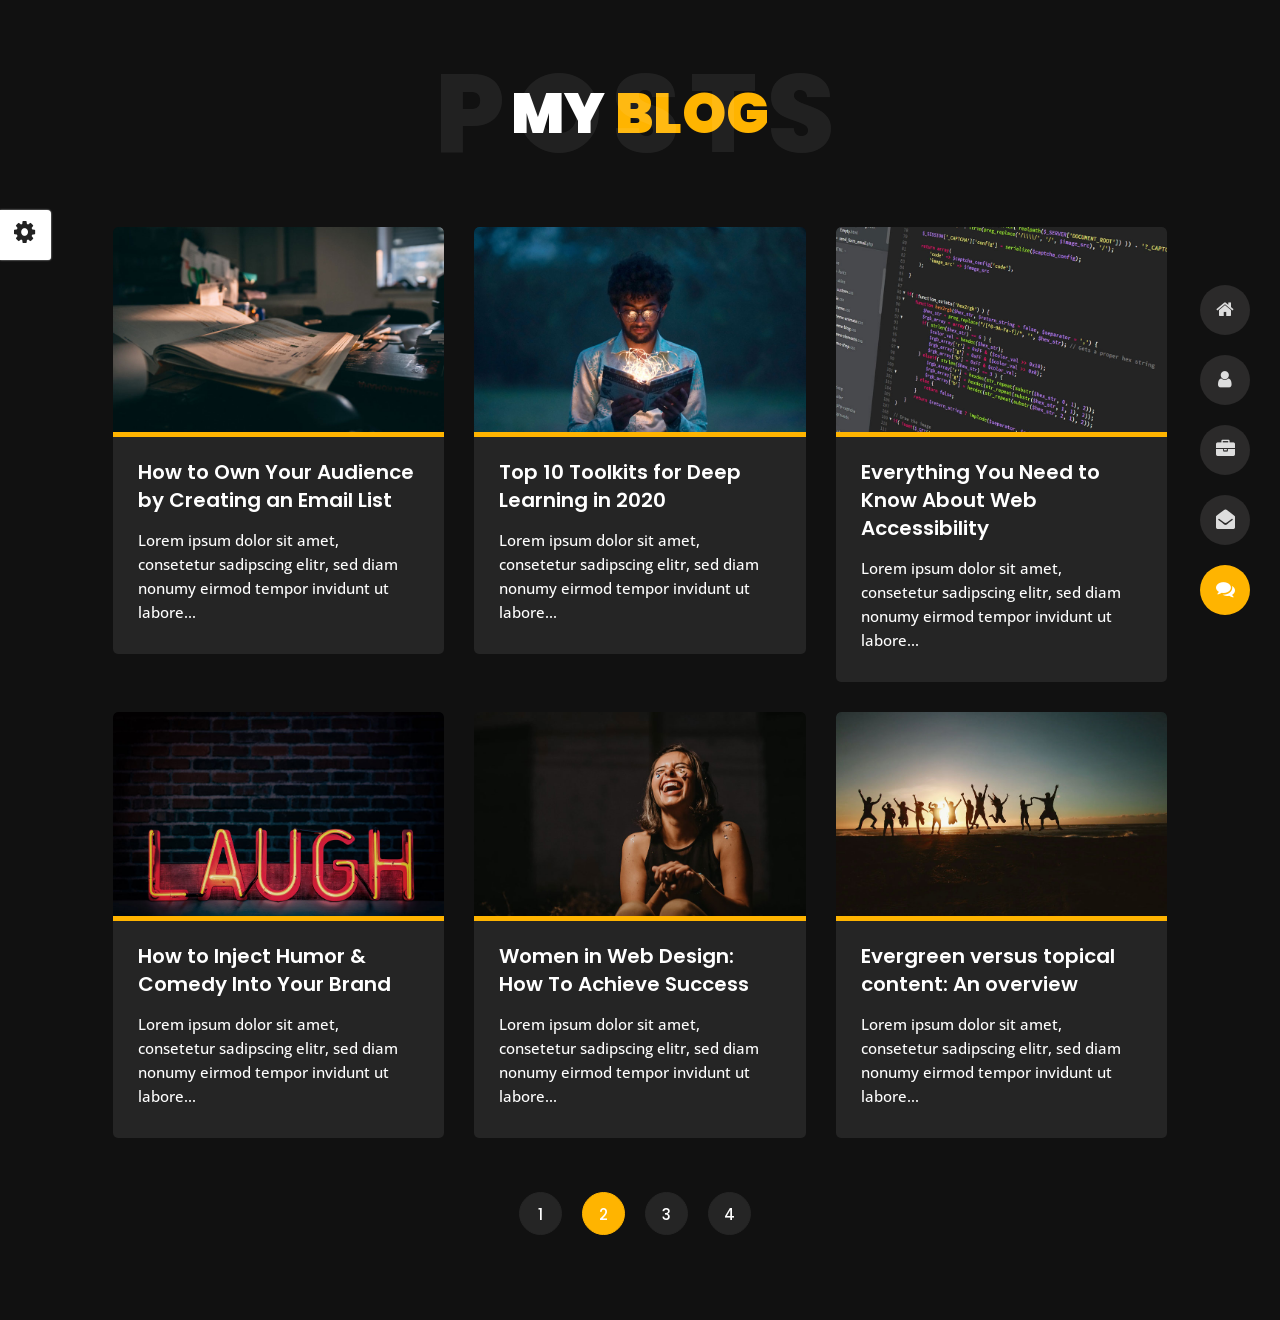
<file: blog.html>
﻿<!DOCTYPE html>
<html lang="en">


<head>
    <meta charset="utf-8">
    <title>Blog - Personal Portfolio</title>
    <meta name="viewport" content="width=device-width, initial-scale=1">

    <!-- Template Google Fonts -->
    <link href="https://fonts.googleapis.com/css?family=Poppins:400,400i,500,500i,600,600i,700,700i,800,800i,900,900i" rel="stylesheet">
    <link href="https://fonts.googleapis.com/css?family=Open+Sans:300,400,400i,600,600i,700" rel="stylesheet">

    <!-- Template CSS Files -->
    <link href="css/bootstrap.min.css" rel="stylesheet">
    <link href="css/preloader.min.css" rel="stylesheet">
    <link href="css/circle.css" rel="stylesheet">
    <link href="css/font-awesome.min.css" rel="stylesheet">
    <link href="css/fm.revealator.jquery.min.css" rel="stylesheet">
    <link href="css/style.css" rel="stylesheet">

    <!-- CSS Skin File -->
    <link href="css/skins/yellow.css" rel="stylesheet">

    <!-- Live Style Switcher - demo only -->
    <link rel="alternate stylesheet" type="text/css" title="blue" href="css/skins/blue.css" />
    <link rel="alternate stylesheet" type="text/css" title="green" href="css/skins/green.css" />
    <link rel="alternate stylesheet" type="text/css" title="yellow" href="css/skins/yellow.css" />
    <link rel="alternate stylesheet" type="text/css" title="blueviolet" href="css/skins/blueviolet.css" />
    <link rel="alternate stylesheet" type="text/css" title="goldenrod" href="css/skins/goldenrod.css" />
    <link rel="alternate stylesheet" type="text/css" title="magenta" href="css/skins/magenta.css" />
    <link rel="alternate stylesheet" type="text/css" title="orange" href="css/skins/orange.css" />
    <link rel="alternate stylesheet" type="text/css" title="purple" href="css/skins/purple.css" />
    <link rel="alternate stylesheet" type="text/css" title="red" href="css/skins/red.css" />
    <link rel="alternate stylesheet" type="text/css" title="yellowgreen" href="css/skins/yellowgreen.css" />
    <link rel="stylesheet" type="text/css" href="css/styleswitcher.css" />

    <!-- Modernizr JS File -->
    <script src="js/modernizr.custom.js"></script>
</head>

<body class="blog">
<!-- Live Style Switcher Starts - demo only -->
<div id="switcher" class="">
    <div class="content-switcher">
        <h4>STYLE SWITCHER</h4>
        <ul>
            <li>
                <a href="#" onclick="setActiveStyleSheet('purple');" title="purple" class="color"><img src="img/styleswitcher/purple.png" alt="purple"/></a>
            </li>
            <li>
                <a href="#" onclick="setActiveStyleSheet('red');" title="red" class="color"><img src="img/styleswitcher/red.png" alt="red"/></a>
            </li>
            <li>
                <a href="#" onclick="setActiveStyleSheet('blueviolet');" title="blueviolet" class="color"><img src="img/styleswitcher/blueviolet.png" alt="blueviolet"/></a>
            </li>
            <li>
                <a href="#" onclick="setActiveStyleSheet('blue');" title="blue" class="color"><img src="img/styleswitcher/blue.png" alt="blue"/></a>
            </li>
            <li>
                <a href="#" onclick="setActiveStyleSheet('goldenrod');" title="goldenrod" class="color"><img src="img/styleswitcher/goldenrod.png" alt="goldenrod"/></a>
            </li>
            <li>
                <a href="#" onclick="setActiveStyleSheet('magenta');" title="magenta" class="color"><img src="img/styleswitcher/magenta.png" alt="magenta"/></a>
            </li>
            <li>
                <a href="#" onclick="setActiveStyleSheet('yellowgreen');" title="yellowgreen" class="color"><img src="img/styleswitcher/yellowgreen.png" alt="yellowgreen"/></a>
            </li>
            <li>
                <a href="#" onclick="setActiveStyleSheet('orange');" title="orange" class="color"><img src="img/styleswitcher/orange.png" alt="orange"/></a>
            </li>
            <li>
                <a href="#" onclick="setActiveStyleSheet('green');" title="green" class="color"><img src="img/styleswitcher/green.png" alt="green"/></a>
            </li>
            <li>
                <a href="#" onclick="setActiveStyleSheet('yellow');" title="yellow" class="color"><img src="img/styleswitcher/yellow.png" alt="yellow"/></a>
            </li>
        </ul>

       <div id="hideSwitcher">&times;</div>
    </div>
</div>
<div id="showSwitcher" class="styleSecondColor"><i class="fa fa-cog fa-spin"></i></div>
<!-- Live Style Switcher Ends - demo only -->
<!-- Header Starts -->
<header class="header" id="navbar-collapse-toggle">
    <!-- Fixed Navigation Starts -->
    <ul class="icon-menu d-none d-lg-block revealator-slideup revealator-once revealator-delay1">
        <li class="icon-box">
            <i class="fa fa-home"></i>
            <a href="index.html">
                <h2>Home</h2>
            </a>
        </li>
        <li class="icon-box">
            <i class="fa fa-user"></i>
            <a href="about.html">
                <h2>About</h2>
            </a>
        </li>
        <li class="icon-box">
            <i class="fa fa-briefcase"></i>
            <a href="portfolio.html">
                <h2>Portfolio</h2>
            </a>
        </li>
        <li class="icon-box">
            <i class="fa fa-envelope-open"></i>
            <a href="contact.html">
                <h2>Contact</h2>
            </a>
        </li>
        <li class="icon-box active">
            <i class="fa fa-comments"></i>
            <a href="blog.html">
                <h2>Blog</h2>
            </a>
        </li>
    </ul>
    <!-- Fixed Navigation Ends -->
    <!-- Mobile Menu Starts -->
    <nav role="navigation" class="d-block d-lg-none">
        <div id="menuToggle">
            <input type="checkbox" />
            <span></span>
            <span></span>
            <span></span>
            <ul class="list-unstyled" id="menu">
                <li><a href="index.html"><i class="fa fa-home"></i><span>Home</span></a></li>
                <li><a href="about.html"><i class="fa fa-user"></i><span>About</span></a></li>
                <li><a href="portfolio.html"><i class="fa fa-folder-open"></i><span>Portfolio</span></a></li>
                <li><a href="contact.html"><i class="fa fa-envelope-open"></i><span>Contact</span></a></li>
                <li class="active"><a href="blog.html"><i class="fa fa-comments"></i><span>Blog</span></a></li>
            </ul>
        </div>
    </nav>
    <!-- Mobile Menu Ends -->
</header>
<!-- Header Ends -->
<!-- Page Title Starts -->
<section class="title-section text-left text-sm-center revealator-slideup revealator-once revealator-delay1">
    <h1>my <span>blog</span></h1>
    <span class="title-bg">posts</span>
</section>
<!-- Page Title Ends -->
<!-- Main Content Starts -->
<section class="main-content revealator-slideup revealator-once revealator-delay1">
    <div class="container">
        <!-- Articles Starts -->
        <div class="row">
            <!-- Article Starts -->
            <div class="col-12 col-md-6 col-lg-6 col-xl-4 mb-30">
                <article class="post-container">
                    <div class="post-thumb">
                        <a href="blog-post.html" class="d-block position-relative overflow-hidden">
                            <img src="img/blog/blog-post-1.jpg" class="img-fluid" alt="Blog Post">
                        </a>
                    </div>
                    <div class="post-content">
                        <div class="entry-header">
                            <h3><a href="blog-post.html">How to Own Your Audience by Creating an Email List</a></h3>
                        </div>
                        <div class="entry-content open-sans-font">
                            <p>Lorem ipsum dolor sit amet, consetetur sadipscing elitr, sed diam nonumy eirmod tempor invidunt ut labore...
                            </p>
                        </div>
                    </div>
                </article>
            </div>
            <!-- Article Ends -->
            <!-- Article Starts -->
            <div class="col-12 col-md-6 col-lg-6 col-xl-4 mb-30">
                <article class="post-container">
                    <div class="post-thumb">
                        <a href="blog-post.html" class="d-block position-relative overflow-hidden">
                            <img src="img/blog/blog-post-2.jpg" class="img-fluid" alt="">
                        </a>
                    </div>
                    <div class="post-content">
                        <div class="entry-header">
                            <h3><a href="blog-post.html">Top 10 Toolkits for Deep Learning in 2020</a></h3>
                        </div>
                        <div class="entry-content open-sans-font">
                            <p>Lorem ipsum dolor sit amet, consetetur sadipscing elitr, sed diam nonumy eirmod tempor invidunt ut labore...
                            </p>
                        </div>
                    </div>
                </article>
            </div>
            <!-- Article Ends -->
            <!-- Article Starts -->
            <div class="col-12 col-md-6 col-lg-6 col-xl-4 mb-30">
                <article class="post-container">
                    <div class="post-thumb">
                        <a href="blog-post.html" class="d-block position-relative overflow-hidden">
                            <img src="img/blog/blog-post-3.jpg" class="img-fluid" alt="">
                        </a>
                    </div>
                    <div class="post-content">
                        <div class="entry-header">
                            <h3><a href="blog-post.html">Everything You Need to Know About Web Accessibility</a></h3>
                        </div>
                        <div class="entry-content open-sans-font">
                            <p>Lorem ipsum dolor sit amet, consetetur sadipscing elitr, sed diam nonumy eirmod tempor invidunt ut labore...
                            </p>
                        </div>
                    </div>
                </article>
            </div>
            <!-- Article Ends -->
            <!-- Article Starts -->
            <div class="col-12 col-md-6 col-lg-6 col-xl-4 mb-30">
                <article class="post-container">
                    <div class="post-thumb">
                        <a href="blog-post.html" class="d-block position-relative overflow-hidden">
                            <img src="img/blog/blog-post-4.jpg" class="img-fluid" alt="">
                        </a>
                    </div>
                    <div class="post-content">
                        <div class="entry-header">
                            <h3><a href="blog-post.html">How to Inject Humor & Comedy Into Your Brand</a></h3>
                        </div>
                        <div class="entry-content open-sans-font">
                            <p>Lorem ipsum dolor sit amet, consetetur sadipscing elitr, sed diam nonumy eirmod tempor invidunt ut labore...
                            </p>
                        </div>
                    </div>
                </article>
            </div>
            <!-- Article Ends -->
            <!-- Article Starts -->
            <div class="col-12 col-md-6 col-lg-6 col-xl-4 mb-30">
                <article class="post-container">
                    <div class="post-thumb">
                        <a href="blog-post.html" class="d-block position-relative overflow-hidden">
                            <img src="img/blog/blog-post-5.jpg" class="img-fluid" alt="">
                        </a>
                    </div>
                    <div class="post-content">
                        <div class="entry-header">
                            <h3><a href="blog-post.html">Women in Web Design: How To Achieve Success</a></h3>
                        </div>
                        <div class="entry-content open-sans-font">
                            <p>Lorem ipsum dolor sit amet, consetetur sadipscing elitr, sed diam nonumy eirmod tempor invidunt ut labore...
                            </p>
                        </div>
                    </div>
                </article>
            </div>
            <!-- Article Ends -->
            <!-- Article Starts -->
            <div class="col-12 col-md-6 col-lg-6 col-xl-4 mb-30">
                <article class="post-container">
                    <div class="post-thumb">
                        <a href="blog-post.html" class="d-block position-relative overflow-hidden">
                            <img src="img/blog/blog-post-6.jpg" class="img-fluid" alt="">
                        </a>
                    </div>
                    <div class="post-content">
                        <div class="entry-header">
                            <h3><a href="blog-post.html">Evergreen versus topical content: An overview</a></h3>
                        </div>
                        <div class="entry-content open-sans-font">
                            <p>Lorem ipsum dolor sit amet, consetetur sadipscing elitr, sed diam nonumy eirmod tempor invidunt ut labore...
                            </p>
                        </div>
                    </div>
                </article>
            </div>
            <!-- Article Ends -->
            <!-- Pagination Starts -->
            <div class="col-12 mt-4">
                <nav aria-label="Page navigation example">
                    <ul class="pagination justify-content-center mb-0">
                        <li class="page-item"><a class="page-link" href="#">1</a></li>
                        <li class="page-item active"><a class="page-link" href="#">2</a></li>
                        <li class="page-item"><a class="page-link" href="#">3</a></li>
                        <li class="page-item"><a class="page-link" href="#">4</a></li>
                    </ul>
                </nav>
            </div>
            <!-- Pagination Ends -->
        </div>
        <!-- Articles Ends -->
    </div>

</section>

<!-- Template JS Files -->
<script src="js/jquery-3.5.0.min.js"></script>
<script src="js/styleswitcher.js"></script>
<script src="js/preloader.min.js"></script>
<script src="js/fm.revealator.jquery.min.js"></script>
<script src="js/imagesloaded.pkgd.min.js"></script>
<script src="js/masonry.pkgd.min.js"></script>
<script src="js/classie.js"></script>
<script src="js/cbpGridGallery.js"></script>
<script src="js/jquery.hoverdir.js"></script>
<script src="js/popper.min.js"></script>
<script src="js/bootstrap.js"></script>
<script src="js/custom.js"></script>

</body>


</html>
</file>
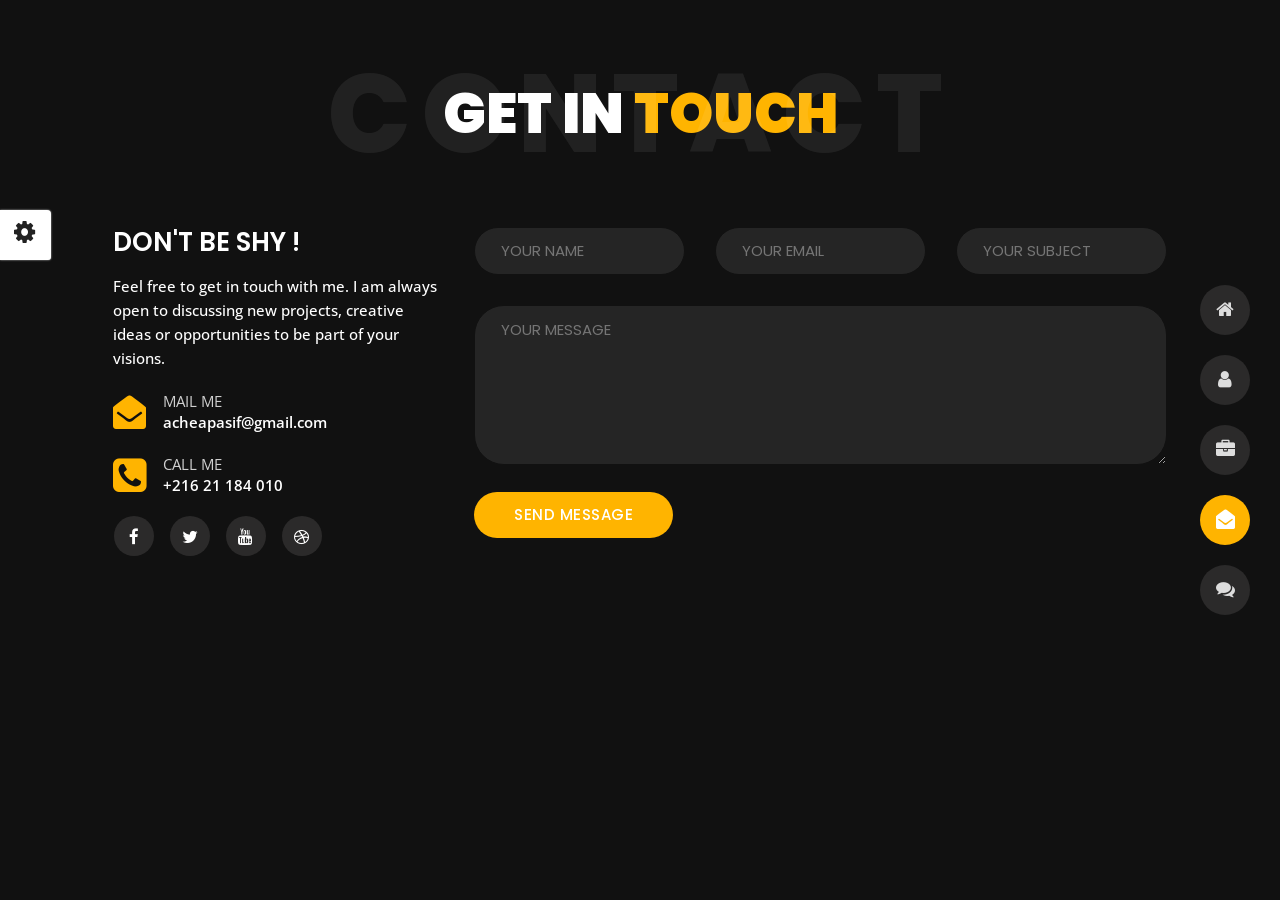
<file: contact.html>
<!DOCTYPE html>
<html lang="en">


<head>
    <meta charset="utf-8">
    <title>Contact - Personal Portfolio</title>
    <meta name="viewport" content="width=device-width, initial-scale=1">

    <!-- Template Google Fonts -->
    <link href="https://fonts.googleapis.com/css?family=Poppins:400,400i,500,500i,600,600i,700,700i,800,800i,900,900i" rel="stylesheet">
    <link href="https://fonts.googleapis.com/css?family=Open+Sans:300,400,400i,600,600i,700" rel="stylesheet">

    <!-- Template CSS Files -->
    <link href="css/bootstrap.min.css" rel="stylesheet">
    <link href="css/preloader.min.css" rel="stylesheet">
    <link href="css/circle.css" rel="stylesheet">
    <link href="css/font-awesome.min.css" rel="stylesheet">
    <link href="css/fm.revealator.jquery.min.css" rel="stylesheet">
    <link href="css/style.css" rel="stylesheet">

    <!-- CSS Skin File -->
    <link href="css/skins/yellow.css" rel="stylesheet">

    <!-- Live Style Switcher - demo only -->
    <link rel="alternate stylesheet" type="text/css" title="blue" href="css/skins/blue.css" />
    <link rel="alternate stylesheet" type="text/css" title="green" href="css/skins/green.css" />
    <link rel="alternate stylesheet" type="text/css" title="yellow" href="css/skins/yellow.css" />
    <link rel="alternate stylesheet" type="text/css" title="blueviolet" href="css/skins/blueviolet.css" />
    <link rel="alternate stylesheet" type="text/css" title="goldenrod" href="css/skins/goldenrod.css" />
    <link rel="alternate stylesheet" type="text/css" title="magenta" href="css/skins/magenta.css" />
    <link rel="alternate stylesheet" type="text/css" title="orange" href="css/skins/orange.css" />
    <link rel="alternate stylesheet" type="text/css" title="purple" href="css/skins/purple.css" />
    <link rel="alternate stylesheet" type="text/css" title="red" href="css/skins/red.css" />
    <link rel="alternate stylesheet" type="text/css" title="yellowgreen" href="css/skins/yellowgreen.css" />
    <link rel="stylesheet" type="text/css" href="css/styleswitcher.css" />

    <!-- Modernizr JS File -->
    <script src="js/modernizr.custom.js"></script>
</head>

<body class="contact">
<!-- Live Style Switcher Starts - demo only -->
<div id="switcher" class="">
    <div class="content-switcher">
        <h4>STYLE SWITCHER</h4>
        <ul>
            <li>
                <a href="#" onclick="setActiveStyleSheet('purple');" title="purple" class="color"><img src="img/styleswitcher/purple.png" alt="purple"/></a>
            </li>
            <li>
                <a href="#" onclick="setActiveStyleSheet('red');" title="red" class="color"><img src="img/styleswitcher/red.png" alt="red"/></a>
            </li>
            <li>
                <a href="#" onclick="setActiveStyleSheet('blueviolet');" title="blueviolet" class="color"><img src="img/styleswitcher/blueviolet.png" alt="blueviolet"/></a>
            </li>
            <li>
                <a href="#" onclick="setActiveStyleSheet('blue');" title="blue" class="color"><img src="img/styleswitcher/blue.png" alt="blue"/></a>
            </li>
            <li>
                <a href="#" onclick="setActiveStyleSheet('goldenrod');" title="goldenrod" class="color"><img src="img/styleswitcher/goldenrod.png" alt="goldenrod"/></a>
            </li>
            <li>
                <a href="#" onclick="setActiveStyleSheet('magenta');" title="magenta" class="color"><img src="img/styleswitcher/magenta.png" alt="magenta"/></a>
            </li>
            <li>
                <a href="#" onclick="setActiveStyleSheet('yellowgreen');" title="yellowgreen" class="color"><img src="img/styleswitcher/yellowgreen.png" alt="yellowgreen"/></a>
            </li>
            <li>
                <a href="#" onclick="setActiveStyleSheet('orange');" title="orange" class="color"><img src="img/styleswitcher/orange.png" alt="orange"/></a>
            </li>
            <li>
                <a href="#" onclick="setActiveStyleSheet('green');" title="green" class="color"><img src="img/styleswitcher/green.png" alt="green"/></a>
            </li>
            <li>
                <a href="#" onclick="setActiveStyleSheet('yellow');" title="yellow" class="color"><img src="img/styleswitcher/yellow.png" alt="yellow"/></a>
            </li>
        </ul>

        <div id="hideSwitcher">&times;</div>
    </div>
</div>
<div id="showSwitcher" class="styleSecondColor"><i class="fa fa-cog fa-spin"></i></div>
<!-- Live Style Switcher Ends - demo only -->
<!-- Header Starts -->
<header class="header" id="navbar-collapse-toggle">
    <!-- Fixed Navigation Starts -->
    <ul class="icon-menu d-none d-lg-block revealator-slideup revealator-once revealator-delay1">
        <li class="icon-box">
            <i class="fa fa-home"></i>
            <a href="index.html">
                <h2>Home</h2>
            </a>
        </li>
        <li class="icon-box">
            <i class="fa fa-user"></i>
            <a href="about.html">
                <h2>About</h2>
            </a>
        </li>
        <li class="icon-box">
            <i class="fa fa-briefcase"></i>
            <a href="portfolio.html">
                <h2>Portfolio</h2>
            </a>
        </li>
        <li class="icon-box active">
            <i class="fa fa-envelope-open"></i>
            <a href="contact.html">
                <h2>Contact</h2>
            </a>
        </li>
        <li class="icon-box">
            <i class="fa fa-comments"></i>
            <a href="blog.html">
                <h2>Blog</h2>
            </a>
        </li>
    </ul>
    <!-- Fixed Navigation Ends -->
    <!-- Mobile Menu Starts -->
    <nav role="navigation" class="d-block d-lg-none">
        <div id="menuToggle">
            <input type="checkbox" />
            <span></span>
            <span></span>
            <span></span>
            <ul class="list-unstyled" id="menu">
                <li><a href="index.html"><i class="fa fa-home"></i><span>Home</span></a></li>
                <li><a href="about.html"><i class="fa fa-user"></i><span>About</span></a></li>
                <li><a href="portfolio.html"><i class="fa fa-folder-open"></i><span>Portfolio</span></a></li>
                <li class="active"><a href="contact.html"><i class="fa fa-envelope-open"></i><span>Contact</span></a></li>
                <li><a href="blog.html"><i class="fa fa-comments"></i><span>Blog</span></a></li>
            </ul>
        </div>
    </nav>
    <!-- Mobile Menu Ends -->
</header>
<!-- Header Ends -->
<!-- Page Title Starts -->
<section class="title-section text-left text-sm-center revealator-slideup revealator-once revealator-delay1">
    <h1>get in <span>touch</span></h1>
    <span class="title-bg">contact</span>
</section>
<!-- Page Title Ends -->
<!-- Main Content Starts -->
<section class="main-content revealator-slideup revealator-once revealator-delay1">
    <div class="container">
        <div class="row">
            <!-- Left Side Starts -->
            <div class="col-12 col-lg-4">
                <h3 class="text-uppercase custom-title mb-0 ft-wt-600 pb-3">Don't be shy !</h3>
                <p class="open-sans-font mb-3">Feel free to get in touch with me. I am always open to discussing new projects, creative ideas or opportunities to be part of your visions.</p>
                <p class="open-sans-font custom-span-contact position-relative">
                    <i class="fa fa-envelope-open position-absolute"></i>
                    <span class="d-block">mail me</span>acheapasif@gmail.com
                </p>
                <p class="open-sans-font custom-span-contact position-relative">
                    <i class="fa fa-phone-square position-absolute"></i>
                    <span class="d-block">call me</span>+216 21 184 010
                </p>
                <ul class="social list-unstyled pt-1 mb-5">
                    <li class="facebook"><a title="Facebook" href="#"><i class="fa fa-facebook"></i></a>
                    </li>
                    <li class="twitter"><a title="Twitter" href="#"><i class="fa fa-twitter"></i></a>
                    </li>
                    <li class="youtube"><a title="Youtube" href="#"><i class="fa fa-youtube"></i></a>
                    </li>
                    <li class="dribbble"><a title="Dribbble" href="#"><i class="fa fa-dribbble"></i></a>
                    </li>
                </ul>
            </div>
            <!-- Left Side Ends -->
            <!-- Contact Form Starts -->
            <div class="col-12 col-lg-8">
                <form class="contactform" method="post" action="mailto:acheapasif@gmail.com" enctype=”multipart/form-data”>
                    <div class="contactform">
                        <div class="row">
                            <div class="col-12 col-md-4">
                                <input type="text" name="name" placeholder="YOUR NAME">
                            </div>
                            <div class="col-12 col-md-4">
                                <input type="email" name="email" placeholder="YOUR EMAIL">
                            </div>
                            <div class="col-12 col-md-4">
                                <input type="text" name="subject" placeholder="YOUR SUBJECT">
                            </div>
                            <div class="col-12">
                                <textarea name="message" placeholder="YOUR MESSAGE"></textarea>
                                <button type="submit" class="btn btn-contact">Send Message</button>
                            </div>
                            <div class="col-12 form-message">
                                <span class="output_message text-center font-weight-600 text-uppercase"></span>
                            </div>
                        </div>
                    </div>
                </form>
            </div>
            <!-- Contact Form Ends -->
        </div>
    </div>

</section>
<!-- Template JS Files -->
<script src="js/jquery-3.5.0.min.js"></script>
<script src="js/styleswitcher.js"></script>
<script src="js/preloader.min.js"></script>
<script src="js/fm.revealator.jquery.min.js"></script>
<script src="js/imagesloaded.pkgd.min.js"></script>
<script src="js/masonry.pkgd.min.js"></script>
<script src="js/classie.js"></script>
<script src="js/cbpGridGallery.js"></script>
<script src="js/jquery.hoverdir.js"></script>
<script src="js/popper.min.js"></script>
<script src="js/bootstrap.js"></script>
<script src="js/custom.js"></script>

</body>


</html>
</file>
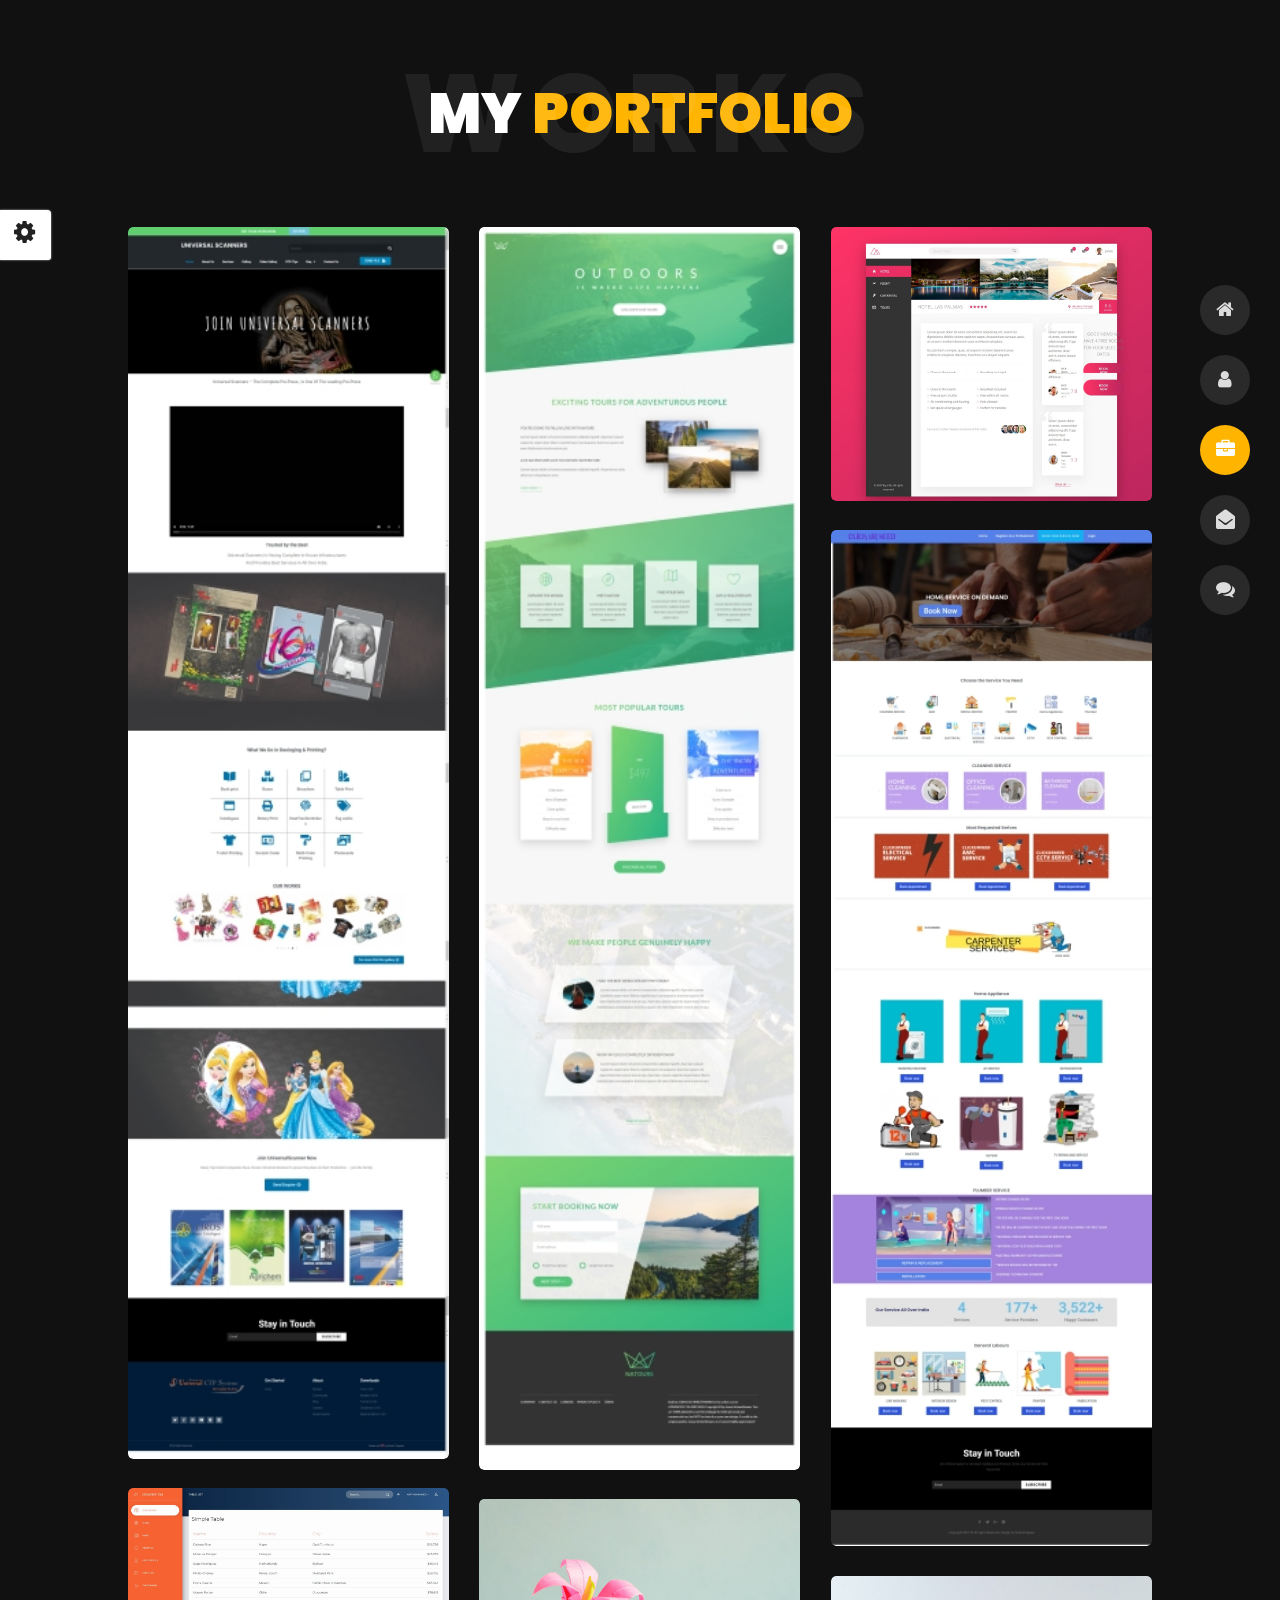
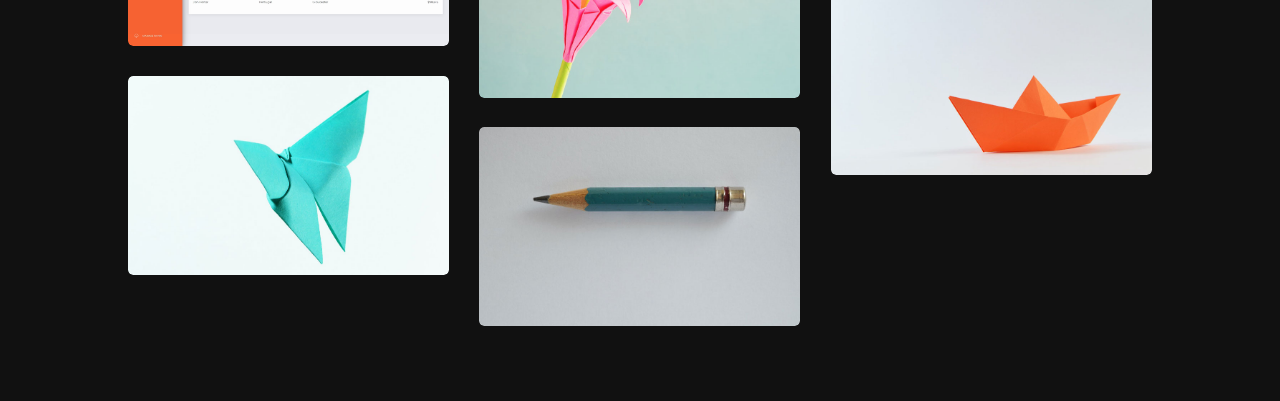
<file: portfolio.html>
<!DOCTYPE html>
<html lang="en">


<head>
    <meta charset="utf-8">
    <title>Portfolio -  Personal Portfolio</title>
    <meta name="viewport" content="width=device-width, initial-scale=1">

    <!-- Template Google Fonts -->
    <link href="https://fonts.googleapis.com/css?family=Poppins:400,400i,500,500i,600,600i,700,700i,800,800i,900,900i" rel="stylesheet">
    <link href="https://fonts.googleapis.com/css?family=Open+Sans:300,400,400i,600,600i,700" rel="stylesheet">

    <!-- Template CSS Files -->
    <link href="css/bootstrap.min.css" rel="stylesheet">
    <link href="css/preloader.min.css" rel="stylesheet">
    <link href="css/circle.css" rel="stylesheet">
    <link href="css/font-awesome.min.css" rel="stylesheet">
    <link href="css/fm.revealator.jquery.min.css" rel="stylesheet">
    <link href="css/style.css" rel="stylesheet">

    <!-- CSS Skin File -->
    <link href="css/skins/yellow.css" rel="stylesheet">

    <!-- Live Style Switcher - demo only -->
    <link rel="alternate stylesheet" type="text/css" title="blue" href="css/skins/blue.css" />
    <link rel="alternate stylesheet" type="text/css" title="green" href="css/skins/green.css" />
    <link rel="alternate stylesheet" type="text/css" title="yellow" href="css/skins/yellow.css" />
    <link rel="alternate stylesheet" type="text/css" title="blueviolet" href="css/skins/blueviolet.css" />
    <link rel="alternate stylesheet" type="text/css" title="goldenrod" href="css/skins/goldenrod.css" />
    <link rel="alternate stylesheet" type="text/css" title="magenta" href="css/skins/magenta.css" />
    <link rel="alternate stylesheet" type="text/css" title="orange" href="css/skins/orange.css" />
    <link rel="alternate stylesheet" type="text/css" title="purple" href="css/skins/purple.css" />
    <link rel="alternate stylesheet" type="text/css" title="red" href="css/skins/red.css" />
    <link rel="alternate stylesheet" type="text/css" title="yellowgreen" href="css/skins/yellowgreen.css" />
    <link rel="stylesheet" type="text/css" href="css/styleswitcher.css" />

    <!-- Modernizr JS File -->
    <script src="js/modernizr.custom.js"></script>
</head>

<body class="portfolio">
<!-- Live Style Switcher Starts - demo only -->
<div id="switcher" class="">
    <div class="content-switcher">
        <h4>STYLE SWITCHER</h4>
        <ul>
            <li>
                <a href="#" onclick="setActiveStyleSheet('purple');" title="purple" class="color"><img src="img/styleswitcher/purple.png" alt="purple"/></a>
            </li>
            <li>
                <a href="#" onclick="setActiveStyleSheet('red');" title="red" class="color"><img src="img/styleswitcher/red.png" alt="red"/></a>
            </li>
            <li>
                <a href="#" onclick="setActiveStyleSheet('blueviolet');" title="blueviolet" class="color"><img src="img/styleswitcher/blueviolet.png" alt="blueviolet"/></a>
            </li>
            <li>
                <a href="#" onclick="setActiveStyleSheet('blue');" title="blue" class="color"><img src="img/styleswitcher/blue.png" alt="blue"/></a>
            </li>
            <li>
                <a href="#" onclick="setActiveStyleSheet('goldenrod');" title="goldenrod" class="color"><img src="img/styleswitcher/goldenrod.png" alt="goldenrod"/></a>
            </li>
            <li>
                <a href="#" onclick="setActiveStyleSheet('magenta');" title="magenta" class="color"><img src="img/styleswitcher/magenta.png" alt="magenta"/></a>
            </li>
            <li>
                <a href="#" onclick="setActiveStyleSheet('yellowgreen');" title="yellowgreen" class="color"><img src="img/styleswitcher/yellowgreen.png" alt="yellowgreen"/></a>
            </li>
            <li>
                <a href="#" onclick="setActiveStyleSheet('orange');" title="orange" class="color"><img src="img/styleswitcher/orange.png" alt="orange"/></a>
            </li>
            <li>
                <a href="#" onclick="setActiveStyleSheet('green');" title="green" class="color"><img src="img/styleswitcher/green.png" alt="green"/></a>
            </li>
            <li>
                <a href="#" onclick="setActiveStyleSheet('yellow');" title="yellow" class="color"><img src="img/styleswitcher/yellow.png" alt="yellow"/></a>
            </li>
        </ul>

        <div id="hideSwitcher">&times;</div>
    </div>
</div>
<div id="showSwitcher" class="styleSecondColor"><i class="fa fa-cog fa-spin"></i></div>
<!-- Live Style Switcher Ends - demo only -->
<!-- Header Starts -->
<header class="header" id="navbar-collapse-toggle">
    <!-- Fixed Navigation Starts -->
    <ul class="icon-menu d-none d-lg-block revealator-slideup revealator-once revealator-delay1">
        <li class="icon-box">
            <i class="fa fa-home"></i>
            <a href="index.html">
                <h2>Home</h2>
            </a>
        </li>
        <li class="icon-box">
            <i class="fa fa-user"></i>
            <a href="about.html">
                <h2>About</h2>
            </a>
        </li>
        <li class="icon-box active">
            <i class="fa fa-briefcase"></i>
            <a href="portfolio.html">
                <h2>Portfolio</h2>
            </a>
        </li>
        <li class="icon-box">
            <i class="fa fa-envelope-open"></i>
            <a href="contact.html">
                <h2>Contact</h2>
            </a>
        </li>
        <li class="icon-box">
            <i class="fa fa-comments"></i>
            <a href="blog.html">
                <h2>Blog</h2>
            </a>
        </li>
    </ul>
    <!-- Fixed Navigation Ends -->
    <!-- Mobile Menu Starts -->
    <nav role="navigation" class="d-block d-lg-none">
        <div id="menuToggle">
            <input type="checkbox" />
            <span></span>
            <span></span>
            <span></span>
            <ul class="list-unstyled" id="menu">
                <li><a href="index.html"><i class="fa fa-home"></i><span>Home</span></a></li>
                <li><a href="about.html"><i class="fa fa-user"></i><span>About</span></a></li>
                <li class="active"><a href="portfolio.html"><i class="fa fa-folder-open"></i><span>Portfolio</span></a></li>
                <li><a href="contact.html"><i class="fa fa-envelope-open"></i><span>Contact</span></a></li>
                <li><a href="blog.html"><i class="fa fa-comments"></i><span>Blog</span></a></li>
            </ul>
        </div>
    </nav>
    <!-- Mobile Menu Ends -->
</header>
<!-- Header Ends -->
<!-- Page Title Starts -->
<section class="title-section text-left text-sm-center revealator-slideup revealator-once revealator-delay1">
    <h1>my <span>portfolio</span></h1>
    <span class="title-bg">works</span>
</section>
<!-- Page Title Ends -->
<!-- Main Content Starts -->
<section class="main-content text-center revealator-slideup revealator-once revealator-delay1">
    <div id="grid-gallery" class="container grid-gallery">
        <!-- Portfolio Grid Starts -->
        <section class="grid-wrap">
            <ul class="row grid">
                <!-- Portfolio Item Starts -->
                <li>
                    <figure>
                        <img src="img/projects/universal-scanner.png" alt="Portolio Image" />
                        <div><span>Universal Scanners</span></div>
                    </figure>
                </li>
                <!-- Portfolio Item Ends -->
                <!-- Portfolio Item Starts -->
                <li>
                    <figure>
                        <img src="img/projects/responsivedesign.png" alt="Portolio Image" />
                        <div><span>Responsive Designe</span></div>
                    </figure>
                </li>
                <!-- Portfolio Item Ends -->
                <!-- Portfolio Item Starts -->
                <li>
                    <figure>
                        <img src="img/projects/responsivedesign2.png" alt="Portolio Image" />
                        <div><span>Trillo</span></div>
                    </figure>
                </li>
                <!-- Portfolio Item Ends -->
                <!-- Portfolio Item Starts -->
                <li>
                    <figure>
                        <img src="img/projects/clickurned.png" alt="Portolio Image" />
                        <div><span>Click UR need</span></div>
                    </figure>
                </li>
                <!-- Portfolio Item Ends -->
                <!-- Portfolio Item Starts -->
                <li>
                    <figure>
                        <img src="img/projects/laravel.png" alt="Portolio Image" />
                        <div><span>CRM with Laravel</span></div>
                    </figure>
                </li>
                <!-- Portfolio Item Ends -->
                <!-- Portfolio Item Starts -->
                <li>
                    <figure>
                        <img src="img/projects/project-6.jpg" alt="Portolio Image" />
                        <div><span>Image Project</span></div>
                    </figure>
                </li>
                <!-- Portfolio Item Ends -->
                <!-- Portfolio Item Starts -->
                <li>
                    <figure>
                        <img src="img/projects/project-7.jpg" alt="Portolio Image" />
                        <div><span>Image Project</span></div>
                    </figure>
                </li>
                <!-- Portfolio Item Ends -->
                <!-- Portfolio Item Starts -->
                <li>
                    <figure>
                        <img src="img/projects/project-8.jpg" alt="Portolio Image" />
                        <div><span>Image Project</span></div>
                    </figure>
                </li>
                <!-- Portfolio Item Ends -->
                <!-- Portfolio Item Starts -->
                <li>
                    <figure>
                        <img src="img/projects/project-9.jpg" alt="Portolio Image" />
                        <div><span>Image Project</span></div>
                    </figure>
                </li>
                <!-- Portfolio Item Ends -->
            </ul>
        </section>
        <!-- Portfolio Grid Ends -->
        <!-- Portfolio Details Starts -->
        <section class="slideshow">
            <ul>
                <!-- Portfolio Item Detail Starts -->
                <li>
                    <figure>
                        <!-- Project Details Starts -->
                        <figcaption>
                            <h3>Image Project</h3>
                            <div class="row open-sans-font">
                                <div class="col-12 col-sm-6 mb-2">
                                    <i class="fa fa-file-text-o pr-2"></i><span class="project-label">Project </span>: <span class="ft-wt-600 uppercase">Website</span>
                                </div>
                                <div class="col-12 col-sm-6 mb-2">
                                    <i class="fa fa-user-o pr-2"></i><span class="project-label">Demo </span>: <span class="ft-wt-600 uppercase">learning Purpose </span>
                                </div>
                                <div class="col-12 col-sm-6 mb-2">
                                    <i class="fa fa-code pr-2"></i><span class="project-label">Langages </span>: <span class="ft-wt-600 uppercase">HTML, CSS, Javascript</span>
                                </div>
                                <div class="col-12 col-sm-6 mb-2">
                                    <i class="fa fa-external-link pr-2"></i><span class="project-label">Preview </span>: <span class="ft-wt-600 uppercase"><a href="#" target="_blank">www.envato.com</a></span>
                                </div>
                            </div>
                        </figcaption>
                        <!-- Project Details Ends -->
                        <!-- Main Project Content Starts -->
                        <img src="img/projects/project-1.jpg" alt="Portolio Image" />
                        <!-- Main Project Content Ends -->
                    </figure>
                </li>
                <!-- Portfolio Item Detail Ends -->
                <!-- Portfolio Item Detail Starts -->
                <li>
                    <figure>
                        <!-- Project Details Starts -->
                        <figcaption>
                            <h3>Youtube Project</h3>
                            <div class="row open-sans-font">
                                <div class="col-6 mb-2">
                                    <i class="fa fa-file-text-o pr-2"></i><span class="project-label">Project </span>: <span class="ft-wt-600 uppercase">Video</span>
                                </div>
                                <div class="col-6 mb-2">
                                    <i class="fa fa-user-o pr-2"></i><span class="project-label">Client </span>: <span class="ft-wt-600 uppercase">Videohive</span>
                                </div>
                                <div class="col-6 mb-2">
                                    <i class="fa fa-code pr-2"></i><span class="project-label">Langages </span>: <span class="ft-wt-600 uppercase">Adobe After Effects</span>
                                </div>
                                <div class="col-6 mb-2">
                                    <i class="fa fa-external-link pr-2"></i><span class="project-label">Preview </span>: <span class="ft-wt-600 uppercase"><a href="#" target="_blank">www.videohive.net</a></span>
                                </div>
                            </div>
                        </figcaption>
                        <!-- Project Details Ends -->
                        <!-- Main Project Content Starts -->
                        <div class="videocontainer">
                            <iframe class="youtube-video" src="https://www.youtube.com/embed/7e90gBu4pas?enablejsapi=1&amp;version=3&amp;playerapiid=ytplayer" allowfullscreen></iframe>
                        </div>
                        <!-- Main Project Content Ends -->
                    </figure>
                </li>
                <!-- Portfolio Item Detail Ends -->
                <!-- Portfolio Item Detail Starts -->
                <li>
                    <figure>
                        <!-- Project Details Starts -->
                        <figcaption>
                            <h3>Slider Project</h3>
                            <div class="row open-sans-font">
                                <div class="col-6 mb-2">
                                    <i class="fa fa-file-text-o pr-2"></i><span class="project-label">Project </span>: <span class="ft-wt-600 uppercase">Website</span>
                                </div>
                                <div class="col-6 mb-2">
                                    <i class="fa fa-user-o pr-2"></i><span class="project-label">Client </span>: <span class="ft-wt-600 uppercase">Themeforest</span>
                                </div>
                                <div class="col-6 mb-2">
                                    <i class="fa fa-code pr-2"></i><span class="project-label">Langages </span>: <span class="ft-wt-600 uppercase">HTML, CSS, Javascript</span>
                                </div>
                                <div class="col-6 mb-2">
                                    <i class="fa fa-external-link pr-2"></i><span class="project-label">Preview </span>: <span class="ft-wt-600 uppercase"><a href="#" target="_blank">www.themeforest.net</a></span>
                                </div>
                            </div>
                        </figcaption>
                        <!-- Project Details Ends -->
                        <!-- Main Project Content Starts -->
                        <div id="slider" class="carousel slide portfolio-slider" data-ride="carousel" data-interval="false">
                            <ol class="carousel-indicators">
                                <li data-target="#slider" data-slide-to="0" class="active"></li>
                                <li data-target="#slider" data-slide-to="1"></li>
                                <li data-target="#slider" data-slide-to="2"></li>
                            </ol>
                            <!-- The slideshow -->
                            <div class="carousel-inner">
                                <div class="carousel-item active">
                                    <img src="img/projects/project-3.jpg" alt="slide 1">
                                </div>
                                <div class="carousel-item">
                                    <img src="img/projects/project-2.jpg" alt="slide 2">
                                </div>
                                <div class="carousel-item">
                                    <img src="img/projects/project-1.jpg" alt="slide 3">
                                </div>
                            </div>
                        </div>
                        <!-- Main Project Content Ends -->
                    </figure>
                </li>
                <!-- Portfolio Item Detail Ends -->
                <!-- Portfolio Item Detail Starts -->
                <li>
                    <figure>
                        <!-- Project Details Starts -->
                        <figcaption>
                            <h3>Local Video Project</h3>
                            <div class="row open-sans-font">
                                <div class="col-6 mb-2">
                                    <i class="fa fa-file-text-o pr-2"></i><span class="project-label">Project </span>: <span class="ft-wt-600 uppercase">Video</span>
                                </div>
                                <div class="col-6 mb-2">
                                    <i class="fa fa-user-o pr-2"></i><span class="project-label">Client </span>: <span class="ft-wt-600 uppercase">Videohive</span>
                                </div>
                                <div class="col-6 mb-2">
                                    <i class="fa fa-code pr-2"></i><span class="project-label">Langages </span>: <span class="ft-wt-600 uppercase">Adobe Premium</span>
                                </div>
                                <div class="col-6 mb-2">
                                    <i class="fa fa-external-link pr-2"></i><span class="project-label">Preview </span>: <span class="ft-wt-600 uppercase"><a href="#" target="_blank">www.envato.com</a></span>
                                </div>
                            </div>
                        </figcaption>
                        <!-- Project Details Ends -->
                        <!-- Main Project Content Starts -->
                        <video id="video" class="responsive-video" controls poster="img/projects/project-1.jpg">
                            <source src="img/projects/video.mp4" type="video/mp4">
                        </video>
                        <!-- Main Project Content Ends -->
                    </figure>
                </li>
                <!-- Portfolio Item Detail Ends -->
                <!-- Portfolio Item Detail Starts -->
                <li>
                    <figure>
                        <!-- Project Details Starts -->
                        <figcaption>
                            <h3>Image Project</h3>
                            <div class="row open-sans-font">
                                <div class="col-6 mb-2">
                                    <i class="fa fa-file-text-o pr-2"></i><span class="project-label">Project </span>: <span class="ft-wt-600 uppercase">Website</span>
                                </div>
                                <div class="col-6 mb-2">
                                    <i class="fa fa-user-o pr-2"></i><span class="project-label">Client </span>: <span class="ft-wt-600 uppercase">Envato</span>
                                </div>
                                <div class="col-6 mb-2">
                                    <i class="fa fa-code pr-2"></i><span class="project-label">Langages </span>: <span class="ft-wt-600 uppercase">HTML, CSS, Javascript</span>
                                </div>
                                <div class="col-6 mb-2">
                                    <i class="fa fa-external-link pr-2"></i><span class="project-label">Preview </span>: <span class="ft-wt-600 uppercase"><a href="#" target="_blank">www.envato.com</a></span>
                                </div>
                            </div>
                        </figcaption>
                        <!-- Project Details Ends -->
                        <!-- Main Project Content Starts -->
                        <img src="img/projects/project-5.jpg" alt="Portolio Image" />
                        <!-- Main Project Content Ends -->
                    </figure>
                </li>
                <!-- Portfolio Item Detail Ends -->
                <!-- Portfolio Item Detail Starts -->
                <li>
                    <figure>
                        <!-- Project Details Starts -->
                        <figcaption>
                            <h3>Image Project</h3>
                            <div class="row open-sans-font">
                                <div class="col-6 mb-2">
                                    <i class="fa fa-file-text-o pr-2"></i><span class="project-label">Project </span>: <span class="ft-wt-600 uppercase">Website</span>
                                </div>
                                <div class="col-6 mb-2">
                                    <i class="fa fa-user-o pr-2"></i><span class="project-label">Client </span>: <span class="ft-wt-600 uppercase">Envato</span>
                                </div>
                                <div class="col-6 mb-2">
                                    <i class="fa fa-code pr-2"></i><span class="project-label">Langages </span>: <span class="ft-wt-600 uppercase">HTML, CSS, Javascript</span>
                                </div>
                                <div class="col-6 mb-2">
                                    <i class="fa fa-external-link pr-2"></i><span class="project-label">Preview </span>: <span class="ft-wt-600 uppercase"><a href="#" target="_blank">www.envato.com</a></span>
                                </div>
                            </div>
                        </figcaption>
                        <!-- Project Details Ends -->
                        <!-- Main Project Content Starts -->
                        <img src="img/projects/project-6.jpg" alt="Portolio Image" />
                        <!-- Main Project Content Ends -->
                    </figure>
                </li>
                <!-- Portfolio Item Detail Ends -->
                <!-- Portfolio Item Detail Starts -->
                <li>
                    <figure>
                        <!-- Project Details Starts -->
                        <figcaption>
                            <h3>Image Project</h3>
                            <div class="row open-sans-font">
                                <div class="col-6 mb-2">
                                    <i class="fa fa-file-text-o pr-2"></i><span class="project-label">Project </span>: <span class="ft-wt-600 uppercase">Website</span>
                                </div>
                                <div class="col-6 mb-2">
                                    <i class="fa fa-user-o pr-2"></i><span class="project-label">Client </span>: <span class="ft-wt-600 uppercase">Envato</span>
                                </div>
                                <div class="col-6 mb-2">
                                    <i class="fa fa-code pr-2"></i><span class="project-label">Langages </span>: <span class="ft-wt-600 uppercase">HTML, CSS, Javascript</span>
                                </div>
                                <div class="col-6 mb-2">
                                    <i class="fa fa-external-link pr-2"></i><span class="project-label">Preview </span>: <span class="ft-wt-600 uppercase"><a href="#" target="_blank">www.envato.com</a></span>
                                </div>
                            </div>
                        </figcaption>
                        <!-- Project Details Ends -->
                        <!-- Main Project Content Starts -->
                        <img src="img/projects/project-7.jpg" alt="Portolio Image" />
                        <!-- Main Project Content Ends -->
                    </figure>
                </li>
                <!-- Portfolio Item Detail Ends -->
                <!-- Portfolio Item Detail Starts -->
                <li>
                    <figure>
                        <!-- Project Details Starts -->
                        <figcaption>
                            <h3>Image Project</h3>
                            <div class="row open-sans-font">
                                <div class="col-6 mb-2">
                                    <i class="fa fa-file-text-o pr-2"></i><span class="project-label">Project </span>: <span class="ft-wt-600 uppercase">Website</span>
                                </div>
                                <div class="col-6 mb-2">
                                    <i class="fa fa-user-o pr-2"></i><span class="project-label">Client </span>: <span class="ft-wt-600 uppercase">Envato</span>
                                </div>
                                <div class="col-6 mb-2">
                                    <i class="fa fa-code pr-2"></i><span class="project-label">Langages </span>: <span class="ft-wt-600 uppercase">HTML, CSS, Javascript</span>
                                </div>
                                <div class="col-6 mb-2">
                                    <i class="fa fa-external-link pr-2"></i><span class="project-label">Preview </span>: <span class="ft-wt-600 uppercase"><a href="#" target="_blank">www.envato.com</a></span>
                                </div>
                            </div>
                        </figcaption>
                        <!-- Project Details Ends -->
                        <!-- Main Project Content Starts -->
                        <img src="img/projects/project-8.jpg" alt="Portolio Image" />
                        <!-- Main Project Content Ends -->
                    </figure>
                </li>
                <!-- Portfolio Item Detail Ends -->
                <!-- Portfolio Item Detail Starts -->
                <li>
                    <figure>
                        <!-- Project Details Starts -->
                        <figcaption>
                            <h3>Image Project</h3>
                            <div class="row open-sans-font">
                                <div class="col-6 mb-2">
                                    <i class="fa fa-file-text-o pr-2"></i><span class="project-label">Project </span>: <span class="ft-wt-600 uppercase">Website</span>
                                </div>
                                <div class="col-6 mb-2">
                                    <i class="fa fa-user-o pr-2"></i><span class="project-label">Client </span>: <span class="ft-wt-600 uppercase">Envato</span>
                                </div>
                                <div class="col-6 mb-2">
                                    <i class="fa fa-code pr-2"></i><span class="project-label">Langages </span>: <span class="ft-wt-600 uppercase">HTML, CSS, Javascript</span>
                                </div>
                                <div class="col-6 mb-2">
                                    <i class="fa fa-external-link pr-2"></i><span class="project-label">Preview </span>: <span class="ft-wt-600 uppercase"><a href="#" target="_blank">www.envato.com</a></span>
                                </div>
                            </div>
                        </figcaption>
                        <!-- Project Details Ends -->
                        <!-- Main Project Content Starts -->
                        <img src="img/projects/project-9.jpg" alt="Portolio Image" />
                        <!-- Main Project Content Ends -->
                    </figure>
                </li>
                <!-- Portfolio Item Detail Ends -->
            </ul>
            <!-- Portfolio Navigation Starts -->
            <nav>
                <span class="icon nav-prev"><img src="img/projects/navigation/left-arrow.png" alt="previous"></span>
                <span class="icon nav-next"><img src="img/projects/navigation/right-arrow.png" alt="next"></span>
                <span class="nav-close"><img src="img/projects/navigation/close-button.png" alt="close"> </span>
            </nav>
            <!-- Portfolio Navigation Ends -->
        </section>
    </div>
</section>
<!-- Main Content Ends -->

<!-- Template JS Files -->
<script src="js/jquery-3.5.0.min.js"></script>
<script src="js/styleswitcher.js"></script>
<script src="js/preloader.min.js"></script>
<script src="js/fm.revealator.jquery.min.js"></script>
<script src="js/imagesloaded.pkgd.min.js"></script>
<script src="js/masonry.pkgd.min.js"></script>
<script src="js/classie.js"></script>
<script src="js/cbpGridGallery.js"></script>
<script src="js/jquery.hoverdir.js"></script>
<script src="js/popper.min.js"></script>
<script src="js/bootstrap.js"></script>
<script src="js/custom.js"></script>

</body>

</html>
</file>
<file: css/circle.css>
.rect-auto,
.c100.p51 .slice,
.c100.p52 .slice,
.c100.p53 .slice,
.c100.p54 .slice,
.c100.p55 .slice,
.c100.p56 .slice,
.c100.p57 .slice,
.c100.p58 .slice,
.c100.p59 .slice,
.c100.p60 .slice,
.c100.p61 .slice,
.c100.p62 .slice,
.c100.p63 .slice,
.c100.p64 .slice,
.c100.p65 .slice,
.c100.p66 .slice,
.c100.p67 .slice,
.c100.p68 .slice,
.c100.p69 .slice,
.c100.p70 .slice,
.c100.p71 .slice,
.c100.p72 .slice,
.c100.p73 .slice,
.c100.p74 .slice,
.c100.p75 .slice,
.c100.p76 .slice,
.c100.p77 .slice,
.c100.p78 .slice,
.c100.p79 .slice,
.c100.p80 .slice,
.c100.p81 .slice,
.c100.p82 .slice,
.c100.p83 .slice,
.c100.p84 .slice,
.c100.p85 .slice,
.c100.p86 .slice,
.c100.p87 .slice,
.c100.p88 .slice,
.c100.p89 .slice,
.c100.p90 .slice,
.c100.p91 .slice,
.c100.p92 .slice,
.c100.p93 .slice,
.c100.p94 .slice,
.c100.p95 .slice,
.c100.p96 .slice,
.c100.p97 .slice,
.c100.p98 .slice,
.c100.p99 .slice,
.c100.p100 .slice {
  clip: rect(auto, auto, auto, auto);
}
.pie,
.c100 .bar,
.c100.p51 .fill,
.c100.p52 .fill,
.c100.p53 .fill,
.c100.p54 .fill,
.c100.p55 .fill,
.c100.p56 .fill,
.c100.p57 .fill,
.c100.p58 .fill,
.c100.p59 .fill,
.c100.p60 .fill,
.c100.p61 .fill,
.c100.p62 .fill,
.c100.p63 .fill,
.c100.p64 .fill,
.c100.p65 .fill,
.c100.p66 .fill,
.c100.p67 .fill,
.c100.p68 .fill,
.c100.p69 .fill,
.c100.p70 .fill,
.c100.p71 .fill,
.c100.p72 .fill,
.c100.p73 .fill,
.c100.p74 .fill,
.c100.p75 .fill,
.c100.p76 .fill,
.c100.p77 .fill,
.c100.p78 .fill,
.c100.p79 .fill,
.c100.p80 .fill,
.c100.p81 .fill,
.c100.p82 .fill,
.c100.p83 .fill,
.c100.p84 .fill,
.c100.p85 .fill,
.c100.p86 .fill,
.c100.p87 .fill,
.c100.p88 .fill,
.c100.p89 .fill,
.c100.p90 .fill,
.c100.p91 .fill,
.c100.p92 .fill,
.c100.p93 .fill,
.c100.p94 .fill,
.c100.p95 .fill,
.c100.p96 .fill,
.c100.p97 .fill,
.c100.p98 .fill,
.c100.p99 .fill,
.c100.p100 .fill {
  position: absolute;
  border: 0.08em solid #307bbb;
  width: 0.84em;
  height: 0.84em;
  clip: rect(0em, 0.5em, 1em, 0em);
  border-radius: 50%;
  -webkit-transform: rotate(0deg);
  -moz-transform: rotate(0deg);
  -ms-transform: rotate(0deg);
  -o-transform: rotate(0deg);
  transform: rotate(0deg);
}
.pie-fill,
.c100.p51 .bar:after,
.c100.p51 .fill,
.c100.p52 .bar:after,
.c100.p52 .fill,
.c100.p53 .bar:after,
.c100.p53 .fill,
.c100.p54 .bar:after,
.c100.p54 .fill,
.c100.p55 .bar:after,
.c100.p55 .fill,
.c100.p56 .bar:after,
.c100.p56 .fill,
.c100.p57 .bar:after,
.c100.p57 .fill,
.c100.p58 .bar:after,
.c100.p58 .fill,
.c100.p59 .bar:after,
.c100.p59 .fill,
.c100.p60 .bar:after,
.c100.p60 .fill,
.c100.p61 .bar:after,
.c100.p61 .fill,
.c100.p62 .bar:after,
.c100.p62 .fill,
.c100.p63 .bar:after,
.c100.p63 .fill,
.c100.p64 .bar:after,
.c100.p64 .fill,
.c100.p65 .bar:after,
.c100.p65 .fill,
.c100.p66 .bar:after,
.c100.p66 .fill,
.c100.p67 .bar:after,
.c100.p67 .fill,
.c100.p68 .bar:after,
.c100.p68 .fill,
.c100.p69 .bar:after,
.c100.p69 .fill,
.c100.p70 .bar:after,
.c100.p70 .fill,
.c100.p71 .bar:after,
.c100.p71 .fill,
.c100.p72 .bar:after,
.c100.p72 .fill,
.c100.p73 .bar:after,
.c100.p73 .fill,
.c100.p74 .bar:after,
.c100.p74 .fill,
.c100.p75 .bar:after,
.c100.p75 .fill,
.c100.p76 .bar:after,
.c100.p76 .fill,
.c100.p77 .bar:after,
.c100.p77 .fill,
.c100.p78 .bar:after,
.c100.p78 .fill,
.c100.p79 .bar:after,
.c100.p79 .fill,
.c100.p80 .bar:after,
.c100.p80 .fill,
.c100.p81 .bar:after,
.c100.p81 .fill,
.c100.p82 .bar:after,
.c100.p82 .fill,
.c100.p83 .bar:after,
.c100.p83 .fill,
.c100.p84 .bar:after,
.c100.p84 .fill,
.c100.p85 .bar:after,
.c100.p85 .fill,
.c100.p86 .bar:after,
.c100.p86 .fill,
.c100.p87 .bar:after,
.c100.p87 .fill,
.c100.p88 .bar:after,
.c100.p88 .fill,
.c100.p89 .bar:after,
.c100.p89 .fill,
.c100.p90 .bar:after,
.c100.p90 .fill,
.c100.p91 .bar:after,
.c100.p91 .fill,
.c100.p92 .bar:after,
.c100.p92 .fill,
.c100.p93 .bar:after,
.c100.p93 .fill,
.c100.p94 .bar:after,
.c100.p94 .fill,
.c100.p95 .bar:after,
.c100.p95 .fill,
.c100.p96 .bar:after,
.c100.p96 .fill,
.c100.p97 .bar:after,
.c100.p97 .fill,
.c100.p98 .bar:after,
.c100.p98 .fill,
.c100.p99 .bar:after,
.c100.p99 .fill,
.c100.p100 .bar:after,
.c100.p100 .fill {
  -webkit-transform: rotate(180deg);
  -moz-transform: rotate(180deg);
  -ms-transform: rotate(180deg);
  -o-transform: rotate(180deg);
  transform: rotate(180deg);
}
.c100 {
  position: relative;
  font-size: 120px;
  width: 1em;
  height: 1em;
  border-radius: 50%;
  float: left;
  margin: 0 0.1em 0.1em 0;
  background-color: #cccccc;
}
.c100 *,
.c100 *:before,
.c100 *:after {
  -webkit-box-sizing: content-box;
  -moz-box-sizing: content-box;
  box-sizing: content-box;
}
.c100.center {
  float: none;
  margin: 0 auto;
}
.c100.big {
  font-size: 240px;
}
.c100.small {
  font-size: 80px;
}
.c100 > span {
  position: absolute;
  width: 100%;
  z-index: 1;
  left: 0;
  top: 0;
  width: 5em;
  line-height: 5em;
  font-size: 0.2em;
  color: #cccccc;
  display: block;
  text-align: center;
  white-space: nowrap;
  -webkit-transition-property: all;
  -moz-transition-property: all;
  -o-transition-property: all;
  transition-property: all;
  -webkit-transition-duration: 0.2s;
  -moz-transition-duration: 0.2s;
  -o-transition-duration: 0.2s;
  transition-duration: 0.2s;
  -webkit-transition-timing-function: ease-out;
  -moz-transition-timing-function: ease-out;
  -o-transition-timing-function: ease-out;
  transition-timing-function: ease-out;
}
.c100:after {
  position: absolute;
  top: 0.08em;
  left: 0.08em;
  display: block;
  content: " ";
  border-radius: 50%;
  background-color: #f5f5f5;
  width: 0.84em;
  height: 0.84em;
  -webkit-transition-property: all;
  -moz-transition-property: all;
  -o-transition-property: all;
  transition-property: all;
  -webkit-transition-duration: 0.2s;
  -moz-transition-duration: 0.2s;
  -o-transition-duration: 0.2s;
  transition-duration: 0.2s;
  -webkit-transition-timing-function: ease-in;
  -moz-transition-timing-function: ease-in;
  -o-transition-timing-function: ease-in;
  transition-timing-function: ease-in;
}
.c100 .slice {
  position: absolute;
  width: 1em;
  height: 1em;
  clip: rect(0em, 1em, 1em, 0.5em);
}
.c100.p1 .bar {
  -webkit-transform: rotate(3.6deg);
  -moz-transform: rotate(3.6deg);
  -ms-transform: rotate(3.6deg);
  -o-transform: rotate(3.6deg);
  transform: rotate(3.6deg);
}
.c100.p2 .bar {
  -webkit-transform: rotate(7.2deg);
  -moz-transform: rotate(7.2deg);
  -ms-transform: rotate(7.2deg);
  -o-transform: rotate(7.2deg);
  transform: rotate(7.2deg);
}
.c100.p3 .bar {
  -webkit-transform: rotate(10.8deg);
  -moz-transform: rotate(10.8deg);
  -ms-transform: rotate(10.8deg);
  -o-transform: rotate(10.8deg);
  transform: rotate(10.8deg);
}
.c100.p4 .bar {
  -webkit-transform: rotate(14.4deg);
  -moz-transform: rotate(14.4deg);
  -ms-transform: rotate(14.4deg);
  -o-transform: rotate(14.4deg);
  transform: rotate(14.4deg);
}
.c100.p5 .bar {
  -webkit-transform: rotate(18deg);
  -moz-transform: rotate(18deg);
  -ms-transform: rotate(18deg);
  -o-transform: rotate(18deg);
  transform: rotate(18deg);
}
.c100.p6 .bar {
  -webkit-transform: rotate(21.6deg);
  -moz-transform: rotate(21.6deg);
  -ms-transform: rotate(21.6deg);
  -o-transform: rotate(21.6deg);
  transform: rotate(21.6deg);
}
.c100.p7 .bar {
  -webkit-transform: rotate(25.2deg);
  -moz-transform: rotate(25.2deg);
  -ms-transform: rotate(25.2deg);
  -o-transform: rotate(25.2deg);
  transform: rotate(25.2deg);
}
.c100.p8 .bar {
  -webkit-transform: rotate(28.8deg);
  -moz-transform: rotate(28.8deg);
  -ms-transform: rotate(28.8deg);
  -o-transform: rotate(28.8deg);
  transform: rotate(28.8deg);
}
.c100.p9 .bar {
  -webkit-transform: rotate(32.4deg);
  -moz-transform: rotate(32.4deg);
  -ms-transform: rotate(32.4deg);
  -o-transform: rotate(32.4deg);
  transform: rotate(32.4deg);
}
.c100.p10 .bar {
  -webkit-transform: rotate(36deg);
  -moz-transform: rotate(36deg);
  -ms-transform: rotate(36deg);
  -o-transform: rotate(36deg);
  transform: rotate(36deg);
}
.c100.p11 .bar {
  -webkit-transform: rotate(39.6deg);
  -moz-transform: rotate(39.6deg);
  -ms-transform: rotate(39.6deg);
  -o-transform: rotate(39.6deg);
  transform: rotate(39.6deg);
}
.c100.p12 .bar {
  -webkit-transform: rotate(43.2deg);
  -moz-transform: rotate(43.2deg);
  -ms-transform: rotate(43.2deg);
  -o-transform: rotate(43.2deg);
  transform: rotate(43.2deg);
}
.c100.p13 .bar {
  -webkit-transform: rotate(46.800000000000004deg);
  -moz-transform: rotate(46.800000000000004deg);
  -ms-transform: rotate(46.800000000000004deg);
  -o-transform: rotate(46.800000000000004deg);
  transform: rotate(46.800000000000004deg);
}
.c100.p14 .bar {
  -webkit-transform: rotate(50.4deg);
  -moz-transform: rotate(50.4deg);
  -ms-transform: rotate(50.4deg);
  -o-transform: rotate(50.4deg);
  transform: rotate(50.4deg);
}
.c100.p15 .bar {
  -webkit-transform: rotate(54deg);
  -moz-transform: rotate(54deg);
  -ms-transform: rotate(54deg);
  -o-transform: rotate(54deg);
  transform: rotate(54deg);
}
.c100.p16 .bar {
  -webkit-transform: rotate(57.6deg);
  -moz-transform: rotate(57.6deg);
  -ms-transform: rotate(57.6deg);
  -o-transform: rotate(57.6deg);
  transform: rotate(57.6deg);
}
.c100.p17 .bar {
  -webkit-transform: rotate(61.2deg);
  -moz-transform: rotate(61.2deg);
  -ms-transform: rotate(61.2deg);
  -o-transform: rotate(61.2deg);
  transform: rotate(61.2deg);
}
.c100.p18 .bar {
  -webkit-transform: rotate(64.8deg);
  -moz-transform: rotate(64.8deg);
  -ms-transform: rotate(64.8deg);
  -o-transform: rotate(64.8deg);
  transform: rotate(64.8deg);
}
.c100.p19 .bar {
  -webkit-transform: rotate(68.4deg);
  -moz-transform: rotate(68.4deg);
  -ms-transform: rotate(68.4deg);
  -o-transform: rotate(68.4deg);
  transform: rotate(68.4deg);
}
.c100.p20 .bar {
  -webkit-transform: rotate(72deg);
  -moz-transform: rotate(72deg);
  -ms-transform: rotate(72deg);
  -o-transform: rotate(72deg);
  transform: rotate(72deg);
}
.c100.p21 .bar {
  -webkit-transform: rotate(75.60000000000001deg);
  -moz-transform: rotate(75.60000000000001deg);
  -ms-transform: rotate(75.60000000000001deg);
  -o-transform: rotate(75.60000000000001deg);
  transform: rotate(75.60000000000001deg);
}
.c100.p22 .bar {
  -webkit-transform: rotate(79.2deg);
  -moz-transform: rotate(79.2deg);
  -ms-transform: rotate(79.2deg);
  -o-transform: rotate(79.2deg);
  transform: rotate(79.2deg);
}
.c100.p23 .bar {
  -webkit-transform: rotate(82.8deg);
  -moz-transform: rotate(82.8deg);
  -ms-transform: rotate(82.8deg);
  -o-transform: rotate(82.8deg);
  transform: rotate(82.8deg);
}
.c100.p24 .bar {
  -webkit-transform: rotate(86.4deg);
  -moz-transform: rotate(86.4deg);
  -ms-transform: rotate(86.4deg);
  -o-transform: rotate(86.4deg);
  transform: rotate(86.4deg);
}
.c100.p25 .bar {
  -webkit-transform: rotate(90deg);
  -moz-transform: rotate(90deg);
  -ms-transform: rotate(90deg);
  -o-transform: rotate(90deg);
  transform: rotate(90deg);
}
.c100.p26 .bar {
  -webkit-transform: rotate(93.60000000000001deg);
  -moz-transform: rotate(93.60000000000001deg);
  -ms-transform: rotate(93.60000000000001deg);
  -o-transform: rotate(93.60000000000001deg);
  transform: rotate(93.60000000000001deg);
}
.c100.p27 .bar {
  -webkit-transform: rotate(97.2deg);
  -moz-transform: rotate(97.2deg);
  -ms-transform: rotate(97.2deg);
  -o-transform: rotate(97.2deg);
  transform: rotate(97.2deg);
}
.c100.p28 .bar {
  -webkit-transform: rotate(100.8deg);
  -moz-transform: rotate(100.8deg);
  -ms-transform: rotate(100.8deg);
  -o-transform: rotate(100.8deg);
  transform: rotate(100.8deg);
}
.c100.p29 .bar {
  -webkit-transform: rotate(104.4deg);
  -moz-transform: rotate(104.4deg);
  -ms-transform: rotate(104.4deg);
  -o-transform: rotate(104.4deg);
  transform: rotate(104.4deg);
}
.c100.p30 .bar {
  -webkit-transform: rotate(108deg);
  -moz-transform: rotate(108deg);
  -ms-transform: rotate(108deg);
  -o-transform: rotate(108deg);
  transform: rotate(108deg);
}
.c100.p31 .bar {
  -webkit-transform: rotate(111.60000000000001deg);
  -moz-transform: rotate(111.60000000000001deg);
  -ms-transform: rotate(111.60000000000001deg);
  -o-transform: rotate(111.60000000000001deg);
  transform: rotate(111.60000000000001deg);
}
.c100.p32 .bar {
  -webkit-transform: rotate(115.2deg);
  -moz-transform: rotate(115.2deg);
  -ms-transform: rotate(115.2deg);
  -o-transform: rotate(115.2deg);
  transform: rotate(115.2deg);
}
.c100.p33 .bar {
  -webkit-transform: rotate(118.8deg);
  -moz-transform: rotate(118.8deg);
  -ms-transform: rotate(118.8deg);
  -o-transform: rotate(118.8deg);
  transform: rotate(118.8deg);
}
.c100.p34 .bar {
  -webkit-transform: rotate(122.4deg);
  -moz-transform: rotate(122.4deg);
  -ms-transform: rotate(122.4deg);
  -o-transform: rotate(122.4deg);
  transform: rotate(122.4deg);
}
.c100.p35 .bar {
  -webkit-transform: rotate(126deg);
  -moz-transform: rotate(126deg);
  -ms-transform: rotate(126deg);
  -o-transform: rotate(126deg);
  transform: rotate(126deg);
}
.c100.p36 .bar {
  -webkit-transform: rotate(129.6deg);
  -moz-transform: rotate(129.6deg);
  -ms-transform: rotate(129.6deg);
  -o-transform: rotate(129.6deg);
  transform: rotate(129.6deg);
}
.c100.p37 .bar {
  -webkit-transform: rotate(133.20000000000002deg);
  -moz-transform: rotate(133.20000000000002deg);
  -ms-transform: rotate(133.20000000000002deg);
  -o-transform: rotate(133.20000000000002deg);
  transform: rotate(133.20000000000002deg);
}
.c100.p38 .bar {
  -webkit-transform: rotate(136.8deg);
  -moz-transform: rotate(136.8deg);
  -ms-transform: rotate(136.8deg);
  -o-transform: rotate(136.8deg);
  transform: rotate(136.8deg);
}
.c100.p39 .bar {
  -webkit-transform: rotate(140.4deg);
  -moz-transform: rotate(140.4deg);
  -ms-transform: rotate(140.4deg);
  -o-transform: rotate(140.4deg);
  transform: rotate(140.4deg);
}
.c100.p40 .bar {
  -webkit-transform: rotate(144deg);
  -moz-transform: rotate(144deg);
  -ms-transform: rotate(144deg);
  -o-transform: rotate(144deg);
  transform: rotate(144deg);
}
.c100.p41 .bar {
  -webkit-transform: rotate(147.6deg);
  -moz-transform: rotate(147.6deg);
  -ms-transform: rotate(147.6deg);
  -o-transform: rotate(147.6deg);
  transform: rotate(147.6deg);
}
.c100.p42 .bar {
  -webkit-transform: rotate(151.20000000000002deg);
  -moz-transform: rotate(151.20000000000002deg);
  -ms-transform: rotate(151.20000000000002deg);
  -o-transform: rotate(151.20000000000002deg);
  transform: rotate(151.20000000000002deg);
}
.c100.p43 .bar {
  -webkit-transform: rotate(154.8deg);
  -moz-transform: rotate(154.8deg);
  -ms-transform: rotate(154.8deg);
  -o-transform: rotate(154.8deg);
  transform: rotate(154.8deg);
}
.c100.p44 .bar {
  -webkit-transform: rotate(158.4deg);
  -moz-transform: rotate(158.4deg);
  -ms-transform: rotate(158.4deg);
  -o-transform: rotate(158.4deg);
  transform: rotate(158.4deg);
}
.c100.p45 .bar {
  -webkit-transform: rotate(162deg);
  -moz-transform: rotate(162deg);
  -ms-transform: rotate(162deg);
  -o-transform: rotate(162deg);
  transform: rotate(162deg);
}
.c100.p46 .bar {
  -webkit-transform: rotate(165.6deg);
  -moz-transform: rotate(165.6deg);
  -ms-transform: rotate(165.6deg);
  -o-transform: rotate(165.6deg);
  transform: rotate(165.6deg);
}
.c100.p47 .bar {
  -webkit-transform: rotate(169.20000000000002deg);
  -moz-transform: rotate(169.20000000000002deg);
  -ms-transform: rotate(169.20000000000002deg);
  -o-transform: rotate(169.20000000000002deg);
  transform: rotate(169.20000000000002deg);
}
.c100.p48 .bar {
  -webkit-transform: rotate(172.8deg);
  -moz-transform: rotate(172.8deg);
  -ms-transform: rotate(172.8deg);
  -o-transform: rotate(172.8deg);
  transform: rotate(172.8deg);
}
.c100.p49 .bar {
  -webkit-transform: rotate(176.4deg);
  -moz-transform: rotate(176.4deg);
  -ms-transform: rotate(176.4deg);
  -o-transform: rotate(176.4deg);
  transform: rotate(176.4deg);
}
.c100.p50 .bar {
  -webkit-transform: rotate(180deg);
  -moz-transform: rotate(180deg);
  -ms-transform: rotate(180deg);
  -o-transform: rotate(180deg);
  transform: rotate(180deg);
}
.c100.p51 .bar {
  -webkit-transform: rotate(183.6deg);
  -moz-transform: rotate(183.6deg);
  -ms-transform: rotate(183.6deg);
  -o-transform: rotate(183.6deg);
  transform: rotate(183.6deg);
}
.c100.p52 .bar {
  -webkit-transform: rotate(187.20000000000002deg);
  -moz-transform: rotate(187.20000000000002deg);
  -ms-transform: rotate(187.20000000000002deg);
  -o-transform: rotate(187.20000000000002deg);
  transform: rotate(187.20000000000002deg);
}
.c100.p53 .bar {
  -webkit-transform: rotate(190.8deg);
  -moz-transform: rotate(190.8deg);
  -ms-transform: rotate(190.8deg);
  -o-transform: rotate(190.8deg);
  transform: rotate(190.8deg);
}
.c100.p54 .bar {
  -webkit-transform: rotate(194.4deg);
  -moz-transform: rotate(194.4deg);
  -ms-transform: rotate(194.4deg);
  -o-transform: rotate(194.4deg);
  transform: rotate(194.4deg);
}
.c100.p55 .bar {
  -webkit-transform: rotate(198deg);
  -moz-transform: rotate(198deg);
  -ms-transform: rotate(198deg);
  -o-transform: rotate(198deg);
  transform: rotate(198deg);
}
.c100.p56 .bar {
  -webkit-transform: rotate(201.6deg);
  -moz-transform: rotate(201.6deg);
  -ms-transform: rotate(201.6deg);
  -o-transform: rotate(201.6deg);
  transform: rotate(201.6deg);
}
.c100.p57 .bar {
  -webkit-transform: rotate(205.20000000000002deg);
  -moz-transform: rotate(205.20000000000002deg);
  -ms-transform: rotate(205.20000000000002deg);
  -o-transform: rotate(205.20000000000002deg);
  transform: rotate(205.20000000000002deg);
}
.c100.p58 .bar {
  -webkit-transform: rotate(208.8deg);
  -moz-transform: rotate(208.8deg);
  -ms-transform: rotate(208.8deg);
  -o-transform: rotate(208.8deg);
  transform: rotate(208.8deg);
}
.c100.p59 .bar {
  -webkit-transform: rotate(212.4deg);
  -moz-transform: rotate(212.4deg);
  -ms-transform: rotate(212.4deg);
  -o-transform: rotate(212.4deg);
  transform: rotate(212.4deg);
}
.c100.p60 .bar {
  -webkit-transform: rotate(216deg);
  -moz-transform: rotate(216deg);
  -ms-transform: rotate(216deg);
  -o-transform: rotate(216deg);
  transform: rotate(216deg);
}
.c100.p61 .bar {
  -webkit-transform: rotate(219.6deg);
  -moz-transform: rotate(219.6deg);
  -ms-transform: rotate(219.6deg);
  -o-transform: rotate(219.6deg);
  transform: rotate(219.6deg);
}
.c100.p62 .bar {
  -webkit-transform: rotate(223.20000000000002deg);
  -moz-transform: rotate(223.20000000000002deg);
  -ms-transform: rotate(223.20000000000002deg);
  -o-transform: rotate(223.20000000000002deg);
  transform: rotate(223.20000000000002deg);
}
.c100.p63 .bar {
  -webkit-transform: rotate(226.8deg);
  -moz-transform: rotate(226.8deg);
  -ms-transform: rotate(226.8deg);
  -o-transform: rotate(226.8deg);
  transform: rotate(226.8deg);
}
.c100.p64 .bar {
  -webkit-transform: rotate(230.4deg);
  -moz-transform: rotate(230.4deg);
  -ms-transform: rotate(230.4deg);
  -o-transform: rotate(230.4deg);
  transform: rotate(230.4deg);
}
.c100.p65 .bar {
  -webkit-transform: rotate(234deg);
  -moz-transform: rotate(234deg);
  -ms-transform: rotate(234deg);
  -o-transform: rotate(234deg);
  transform: rotate(234deg);
}
.c100.p66 .bar {
  -webkit-transform: rotate(237.6deg);
  -moz-transform: rotate(237.6deg);
  -ms-transform: rotate(237.6deg);
  -o-transform: rotate(237.6deg);
  transform: rotate(237.6deg);
}
.c100.p67 .bar {
  -webkit-transform: rotate(241.20000000000002deg);
  -moz-transform: rotate(241.20000000000002deg);
  -ms-transform: rotate(241.20000000000002deg);
  -o-transform: rotate(241.20000000000002deg);
  transform: rotate(241.20000000000002deg);
}
.c100.p68 .bar {
  -webkit-transform: rotate(244.8deg);
  -moz-transform: rotate(244.8deg);
  -ms-transform: rotate(244.8deg);
  -o-transform: rotate(244.8deg);
  transform: rotate(244.8deg);
}
.c100.p69 .bar {
  -webkit-transform: rotate(248.4deg);
  -moz-transform: rotate(248.4deg);
  -ms-transform: rotate(248.4deg);
  -o-transform: rotate(248.4deg);
  transform: rotate(248.4deg);
}
.c100.p70 .bar {
  -webkit-transform: rotate(252deg);
  -moz-transform: rotate(252deg);
  -ms-transform: rotate(252deg);
  -o-transform: rotate(252deg);
  transform: rotate(252deg);
}
.c100.p71 .bar {
  -webkit-transform: rotate(255.6deg);
  -moz-transform: rotate(255.6deg);
  -ms-transform: rotate(255.6deg);
  -o-transform: rotate(255.6deg);
  transform: rotate(255.6deg);
}
.c100.p72 .bar {
  -webkit-transform: rotate(259.2deg);
  -moz-transform: rotate(259.2deg);
  -ms-transform: rotate(259.2deg);
  -o-transform: rotate(259.2deg);
  transform: rotate(259.2deg);
}
.c100.p73 .bar {
  -webkit-transform: rotate(262.8deg);
  -moz-transform: rotate(262.8deg);
  -ms-transform: rotate(262.8deg);
  -o-transform: rotate(262.8deg);
  transform: rotate(262.8deg);
}
.c100.p74 .bar {
  -webkit-transform: rotate(266.40000000000003deg);
  -moz-transform: rotate(266.40000000000003deg);
  -ms-transform: rotate(266.40000000000003deg);
  -o-transform: rotate(266.40000000000003deg);
  transform: rotate(266.40000000000003deg);
}
.c100.p75 .bar {
  -webkit-transform: rotate(270deg);
  -moz-transform: rotate(270deg);
  -ms-transform: rotate(270deg);
  -o-transform: rotate(270deg);
  transform: rotate(270deg);
}
.c100.p76 .bar {
  -webkit-transform: rotate(273.6deg);
  -moz-transform: rotate(273.6deg);
  -ms-transform: rotate(273.6deg);
  -o-transform: rotate(273.6deg);
  transform: rotate(273.6deg);
}
.c100.p77 .bar {
  -webkit-transform: rotate(277.2deg);
  -moz-transform: rotate(277.2deg);
  -ms-transform: rotate(277.2deg);
  -o-transform: rotate(277.2deg);
  transform: rotate(277.2deg);
}
.c100.p78 .bar {
  -webkit-transform: rotate(280.8deg);
  -moz-transform: rotate(280.8deg);
  -ms-transform: rotate(280.8deg);
  -o-transform: rotate(280.8deg);
  transform: rotate(280.8deg);
}
.c100.p79 .bar {
  -webkit-transform: rotate(284.40000000000003deg);
  -moz-transform: rotate(284.40000000000003deg);
  -ms-transform: rotate(284.40000000000003deg);
  -o-transform: rotate(284.40000000000003deg);
  transform: rotate(284.40000000000003deg);
}
.c100.p80 .bar {
  -webkit-transform: rotate(288deg);
  -moz-transform: rotate(288deg);
  -ms-transform: rotate(288deg);
  -o-transform: rotate(288deg);
  transform: rotate(288deg);
}
.c100.p81 .bar {
  -webkit-transform: rotate(291.6deg);
  -moz-transform: rotate(291.6deg);
  -ms-transform: rotate(291.6deg);
  -o-transform: rotate(291.6deg);
  transform: rotate(291.6deg);
}
.c100.p82 .bar {
  -webkit-transform: rotate(295.2deg);
  -moz-transform: rotate(295.2deg);
  -ms-transform: rotate(295.2deg);
  -o-transform: rotate(295.2deg);
  transform: rotate(295.2deg);
}
.c100.p83 .bar {
  -webkit-transform: rotate(298.8deg);
  -moz-transform: rotate(298.8deg);
  -ms-transform: rotate(298.8deg);
  -o-transform: rotate(298.8deg);
  transform: rotate(298.8deg);
}
.c100.p84 .bar {
  -webkit-transform: rotate(302.40000000000003deg);
  -moz-transform: rotate(302.40000000000003deg);
  -ms-transform: rotate(302.40000000000003deg);
  -o-transform: rotate(302.40000000000003deg);
  transform: rotate(302.40000000000003deg);
}
.c100.p85 .bar {
  -webkit-transform: rotate(306deg);
  -moz-transform: rotate(306deg);
  -ms-transform: rotate(306deg);
  -o-transform: rotate(306deg);
  transform: rotate(306deg);
}
.c100.p86 .bar {
  -webkit-transform: rotate(309.6deg);
  -moz-transform: rotate(309.6deg);
  -ms-transform: rotate(309.6deg);
  -o-transform: rotate(309.6deg);
  transform: rotate(309.6deg);
}
.c100.p87 .bar {
  -webkit-transform: rotate(313.2deg);
  -moz-transform: rotate(313.2deg);
  -ms-transform: rotate(313.2deg);
  -o-transform: rotate(313.2deg);
  transform: rotate(313.2deg);
}
.c100.p88 .bar {
  -webkit-transform: rotate(316.8deg);
  -moz-transform: rotate(316.8deg);
  -ms-transform: rotate(316.8deg);
  -o-transform: rotate(316.8deg);
  transform: rotate(316.8deg);
}
.c100.p89 .bar {
  -webkit-transform: rotate(320.40000000000003deg);
  -moz-transform: rotate(320.40000000000003deg);
  -ms-transform: rotate(320.40000000000003deg);
  -o-transform: rotate(320.40000000000003deg);
  transform: rotate(320.40000000000003deg);
}
.c100.p90 .bar {
  -webkit-transform: rotate(324deg);
  -moz-transform: rotate(324deg);
  -ms-transform: rotate(324deg);
  -o-transform: rotate(324deg);
  transform: rotate(324deg);
}
.c100.p91 .bar {
  -webkit-transform: rotate(327.6deg);
  -moz-transform: rotate(327.6deg);
  -ms-transform: rotate(327.6deg);
  -o-transform: rotate(327.6deg);
  transform: rotate(327.6deg);
}
.c100.p92 .bar {
  -webkit-transform: rotate(331.2deg);
  -moz-transform: rotate(331.2deg);
  -ms-transform: rotate(331.2deg);
  -o-transform: rotate(331.2deg);
  transform: rotate(331.2deg);
}
.c100.p93 .bar {
  -webkit-transform: rotate(334.8deg);
  -moz-transform: rotate(334.8deg);
  -ms-transform: rotate(334.8deg);
  -o-transform: rotate(334.8deg);
  transform: rotate(334.8deg);
}
.c100.p94 .bar {
  -webkit-transform: rotate(338.40000000000003deg);
  -moz-transform: rotate(338.40000000000003deg);
  -ms-transform: rotate(338.40000000000003deg);
  -o-transform: rotate(338.40000000000003deg);
  transform: rotate(338.40000000000003deg);
}
.c100.p95 .bar {
  -webkit-transform: rotate(342deg);
  -moz-transform: rotate(342deg);
  -ms-transform: rotate(342deg);
  -o-transform: rotate(342deg);
  transform: rotate(342deg);
}
.c100.p96 .bar {
  -webkit-transform: rotate(345.6deg);
  -moz-transform: rotate(345.6deg);
  -ms-transform: rotate(345.6deg);
  -o-transform: rotate(345.6deg);
  transform: rotate(345.6deg);
}
.c100.p97 .bar {
  -webkit-transform: rotate(349.2deg);
  -moz-transform: rotate(349.2deg);
  -ms-transform: rotate(349.2deg);
  -o-transform: rotate(349.2deg);
  transform: rotate(349.2deg);
}
.c100.p98 .bar {
  -webkit-transform: rotate(352.8deg);
  -moz-transform: rotate(352.8deg);
  -ms-transform: rotate(352.8deg);
  -o-transform: rotate(352.8deg);
  transform: rotate(352.8deg);
}
.c100.p99 .bar {
  -webkit-transform: rotate(356.40000000000003deg);
  -moz-transform: rotate(356.40000000000003deg);
  -ms-transform: rotate(356.40000000000003deg);
  -o-transform: rotate(356.40000000000003deg);
  transform: rotate(356.40000000000003deg);
}
.c100.p100 .bar {
  -webkit-transform: rotate(360deg);
  -moz-transform: rotate(360deg);
  -ms-transform: rotate(360deg);
  -o-transform: rotate(360deg);
  transform: rotate(360deg);
}
.c100:hover {
  cursor: default;
}

.c100.dark {
  background-color: #777777;
}
.c100.dark .bar,
.c100.dark .fill {
  border-color: #c6ff00 !important;
}
.c100.dark > span {
  color: #777777;
}
.c100.dark:after {
  background-color: #666666;
}
.c100.dark:hover > span {
  color: #c6ff00;
}
.c100.green .bar,
.c100.green .fill {
  border-color: #4db53c !important;
}
.c100.green:hover > span {
  color: #4db53c;
}
.c100.green.dark .bar,
.c100.green.dark .fill {
  border-color: #5fd400 !important;
}
.c100.green.dark:hover > span {
  color: #5fd400;
}
.c100.orange .bar,
.c100.orange .fill {
  border-color: #dd9d22 !important;
}
.c100.orange:hover > span {
  color: #dd9d22;
}
.c100.orange.dark .bar,
.c100.orange.dark .fill {
  border-color: #e08833 !important;
}
.c100.orange.dark:hover > span {
  color: #e08833;
}
</file>
<file: css/style.css>
/*
Template Name: Tunis - Personal Portfolio
Author: celtano
Author URI: http://themeforest.net/user/celtano
Description: Tunis - Personal Portfolio
Version: 1.0
*/

/*------------------------------------------------------------------
[Table of contents]
	+ General
	    - Miscellaneous
		- Light Body
		- Buttons
		- Page Title
	+ Header
		- Desktop Navigation
		- Mobile Navigation
	+ Pages
		- Homepage
		+ About
		    - Personal Info List
			- Box Stats
			- Resume
			- Skills
		+ Portfolio
		    - Grid
		    + Slideshow
                - Embedded Videos
                - Carousel
                - Navigation
        + Contact
            - Left Side
            - Contact Form
		+ Blog
            - Latest Posts
            - Pagination
	- Responsive Design Styles
-------------------------------------------------------------------*/

/* [ GENERAL ] */
/*================================================== */

/*** Miscellaneous ***/

html {
  overflow-x: hidden;
  height: 100%;
}

body {
  font-family: 'Poppins', sans-serif;
  font-size: 15px;
  color: #fff;
  font-weight: 500;
  line-height: 1.6;
  position: relative;
  background-size: cover;
  background-position: center;
  height: 100%;
  width: 100%;
  background-color: #111;
}

.poppins-font {
  font-family: 'Poppins', sans-serif;
}

.open-sans-font {
  font-family: 'Open Sans', sans-serif;
}

hr.separator {
  border-top: 1px solid #252525;
  margin: 70px auto 55px;
  max-width: 40%;
}

.ft-wt-600 {
  font-weight: 600;
}

.mb-30 {
  margin-bottom: 30px;
}

.no-transform {
  transform: none !important;
}

.custom-title {
  padding-bottom: 22px;
  font-size: 26px;
}

/*** Light Body ***/

body.light {
  color: #666;
  background-color: #fff;
}

body.home.light .home-details h1 span {
  color: #666;
}

body.home.light .home-details h6 {
  color: #777;
}

body.home.light .bg {
  background-image: url(../img/light.jpg);
  background-size: cover;
  background-repeat: no-repeat;
  background-position: top;
  box-shadow: 0 0 7px rgba(0,0,0,.3);
}

body.light .preloader .black_wall {
  background-color: #eee;
}

body.light .preloader {
  background-color: #fff;
}

body.light .title-section h1 {
  color: #666;
}

body.light .title-bg {
  color: rgba(30, 37, 48, 0.07);
}

body.light.about .box-stats {
  border: 1px solid #ddd;
}

body.light.about .c100,
body.light.about .resume-box .time {
  background-color: #eee;
}

body.light.about .resume-box .time,
body.light.about .resume-box p {
  color: #666;
}

body.light.about .resume-box .place:before {
  background-color: #666;
}

body.light.about  .resume-box li:after {
  border-left: 1px solid #ddd;
}

body.light.about .c100 > span {
  color: #666;
}

body.light.about .c100:after {
  background-color: #fff;
}

body.light.portfolio .slideshow figure {
  background-color: #fff;
}

body.light.portfolio .slideshow ul > li:after {
  background: rgba(255,255,255,0.77);
}

body.light.portfolio .slideshow {
  background: rgba(0,0,0,0.7);
}

body.light.contact .contactform input[type=text],
body.light.contact .contactform input[type=email],
body.light.contact .contactform textarea {
  background-color: #fff;
  border: 1px solid #ddd;
  color: #666;
}

body.light.contact  ul.social li a {
  color: #666;
  background: #eee;
}

body.light.contact  ul.social li a:hover {
  color: #fff;
}

body.light.blog .post-content {
  background-color: #f2f2f2;
}

body.light.blog .post-content .entry-header h3 a {
  color: #666;
}

body.light.blog .page-link {
  color: #666;
  background-color: #eee;
  border: 1px solid #eee;
}

body.light.blog-post .meta {
  color: #888;
}

body.light.blog .page-item.active .page-link {
  color: #fff;
}

body.light hr.separator {
  border-top: 1px solid #ddd;
}

@media (min-width: 992px) {
  body.light .header ul.icon-menu li.icon-box {
    background-color: #eee;
  }

  body.light .header ul.icon-menu li.icon-box i {
    color: #666;
  }

  body.light .header ul.icon-menu li.icon-box.active,
  body.light .header ul.icon-menu li.icon-box:hover,
  body.light .header ul.icon-menu li.icon-box.active i,
  body.light .header ul.icon-menu li.icon-box:hover i {
    color: #fff;
  }
}

@media (max-width: 991px) {

  body.light .main-img-mobile {
    border: 4px solid #eee;
  }

  body.light #menuToggle {
    border: 1px solid #ddd;
  }

  body.light #menuToggle,
  body.light #menu {
    background: #eee;
  }

  body.light #menuToggle > span,
  body.light #menuToggle input:checked ~ span {
    background: #666;
  }

  body.light #menu li a {
    color: #666;
  }

  body.light #menu li:after {
    background: #ddd;
  }

  body.light.portfolio .slideshow nav {
    background: #eee;
    border-bottom: 1px solid #ddd;
  }

  body.light.portfolio .slideshow nav span img {
    display: none;
  }

  body.light.portfolio .slideshow nav span.nav-next {
    background-image: url("../img/projects/navigation/right-arrow.png");
    background-size: cover;
  }

  body.light.portfolio .slideshow nav span.nav-prev {
    background-image: url("../img/projects/navigation/left-arrow.png");
    background-size: cover;
  }

  body.light.portfolio .slideshow nav span.nav-close {
    background-image: url("../img/projects/navigation/close-button.png");
    background-size: cover;
  }

  body.light.portfolio .slideshow nav span.nav-next,
  body.light.portfolio .slideshow nav span.nav-prev {
    top: 51px;
  }

  body.light.portfolio .slideshow {
    background: #fff;
  }
}

@media (max-width: 576px) {
  body.light .title-section {
    background: #eee;
    border-bottom: 1px solid #ddd;
  }

  body.light #menuToggle {
    border: 0;
  }

  body.light.portfolio .slideshow nav span.nav-next,
  body.light.portfolio .slideshow nav span.nav-prev {
    top: 31px;
  }
}
/*** Buttons ***/
.btn {
  box-shadow: none !important;
  border-radius: 26px;
  font-weight: 500;
  height: 46px;
  line-height: 46px;
  font-size: 15px;
  text-transform: uppercase;
  color: #fff;
  padding: 0 40px;
  outline: none !important;
  overflow: hidden;
  display: inline-block;
  position: relative;
  font-family: 'Poppins', sans-serif;
  letter-spacing: .5px;
  border: 0;
}

.btn,
.btn:hover,
.btn:focus {
  color: #fff;
  text-decoration: none;
}

/*** Page Title ***/

.title-section {
  margin: 0 auto;
  width: 100%;
  position: relative;
  padding: 80px 0;
}

.title-section h1 {
  font-size: 56px;
  font-weight: 900;
  color: #fff;
  text-transform: uppercase;
  margin: 0;
}

.title-bg {
  font-size: 110px;
  left: 0;
  letter-spacing: 10px;
  line-height: 0.7;
  position: absolute;
  right: 0;
  top: 50%;
  text-transform: uppercase;
  font-weight: 800;
  -webkit-transform: translateY(-50%);
  -moz-transform: translateY(-50%);
  -ms-transform: translateY(-50%);
  -o-transform: translateY(-50%);
  transform: translateY(-50%);
  color: rgba(255, 255, 255, 0.07);
}

/* [ HEADER ] */
/*================================================== */

/*** Desktop Navigation ***/

@media (min-width: 992px) {

  /*** Navigation ***/

  .header {
    position: fixed;
    right: 30px;
    bottom: 0;
    z-index: 3;
    display: flex;
    align-items: center;
    height: calc(100vh - 200px);
    top: 100px;
    opacity: 1;
    transition: opacity 0.3s;
    -webkit-transition: opacity 0.3s;
  }

  .header.hide-header {
    z-index: 0 !important;
    opacity: 0;
  }

  .header ul.icon-menu {
    margin: 0;
    padding: 0;
  }

  .header ul.icon-menu li.icon-box {
    width: 50px;
    height: 50px;
    list-style: none;
    position: relative;
    display: flex;
    align-items: center;
    transition: .3s;
    margin: 20px 0;
    border-radius: 50%;
    background: #2b2a2a;
  }

  .header ul.icon-menu li.icon-box i {
    color: #ddd;
    font-size: 19px;
    transition: .3s;
  }

  .header ul.icon-menu li.icon-box.active,
  .header ul.icon-menu li.icon-box:hover,
  .header ul.icon-menu li.icon-box.active i,
  .header ul.icon-menu li.icon-box:hover i {
    color: #fff;
  }

  .header .icon-box h2 {
    font-size: 15px;
    font-weight: 500;
  }

  .header .icon-box a {
    display: block;
    padding: 0;
    width: 50px;
    height: 50px;
  }

  .header .icon-box i.fa {
    position: absolute;
    pointer-events: none;
  }

  .header .icon-menu i {
    left: 0;
    right: 0;
    margin: 0 auto;
    display: block;
    text-align: center;
    font-size: 35px;
    top: 15px;
  }

  .header .icon-box h2 {
    z-index: -1;
    position: absolute;
    top: 0;
    right: 0;
    opacity: 0;
    color: #fff;
    line-height: 50px;
    font-weight: 500;
    transition: all .3s;
    border-radius: 30px;
    text-transform: uppercase;
    padding: 0 25px 0 30px;
    height: 50px;
  }

  .header .icon-box a:hover h2 {
    opacity: 1;
    right: 27px;
    margin: 0;
    text-align: center;
    border-radius: 30px 0 0 30px;
  }
}

/* [ Pages ] */
/*================================================== */

/*** Homepage ***/

.home .color-block {
  position: fixed;
  height: 200%;
  width: 100%;
  transform: rotate(-15deg);
  left: -83%;
  top: -50%;
}

.home .bg {
  background-image: url(../img/asif.jpg);
  background-size: cover;
  background-repeat: no-repeat;
  background-position: top;
  height: calc(100vh - 60px);
  z-index: 111;
  border-radius: 15px;
  left: 30px;
  top: 30px;
  box-shadow: 0 0 7px rgba(0,0,0,.9);
}

.home .container-home {
  display: flex;
  align-items: center;
  min-height: 100%;
}

.home .home-details > div {
  max-width: 550px;
  margin: 0 auto;
}

.home .home-details h1 {
  font-size: 45px;
  line-height: 45px;
  font-weight: 700;
  margin: 18px 0 10px;
}

.home .home-details h1 span {
  color: #fff;
  font-weight: 600;
}

.home .home-details h6 {
  color: #eee;
  font-size: 22px;
  font-weight: 400;
  display: block;
}

.home .home-details p {
  margin: 10px 0 23px;
  font-size: 16px;
  line-height: 32px;
}

/*** About ***/

.about .main-content {
  padding-bottom: 20px;
}

/* Personal Info List */

.about .about-list li:not(:last-child) {
  padding-bottom: 20px;
}

.about .about-list .title {
  opacity: .8;
  text-transform: capitalize;
}

.about .about-list .value {
  font-weight: 600;
}

/* Box Stats */

.about .box-stats {
  padding: 20px 30px 25px 40px;
  border-radius: 5px;
  border: 1px solid #252525;
}

.about .box-stats.with-margin {
  margin-bottom: 30px;
}

.about .box-stats h3 {
  position: relative;
  display: inline-block;
  margin: 0;
  font-size: 50px;
  font-weight: 700;
}

.about .box-stats h3:after {
  content: '+';
  position: absolute;
  right: -24px;
  font-size: 33px;
  font-weight: 300;
  top: 2px;
}

.about .box-stats p {
  padding-left: 45px;
}

.about .box-stats p:before {
  content: "";
  position: absolute;
  left: 0;
  top: 13px;
  width: 30px;
  height: 1px;
  background: #777;
}

/* Resume */

.about .resume-box ul {
  margin: 0;
  padding: 0;
  list-style: none;
}

.about .resume-box li {
  position: relative;
  padding: 0 20px 0 60px;
  margin: 0 0 50px;
}

.about .resume-box li:after {
  content: "";
  position: absolute;
  top: 0;
  left: 20px;
  bottom: 0;
  border-left: 1px solid #333;
}

.about .resume-box .icon {
  width: 40px;
  height: 40px;
  position: absolute;
  left: 0;
  right: 0;
  line-height: 40px;
  text-align: center;
  z-index: 1;
  border-radius: 50%;
  color: #fff;
  background-color: #252525;
}

.about .resume-box .time {
  color: #fff;
  font-size: 12px;
  padding: 1px 10px;
  display: inline-block;
  margin-bottom: 12px;
  border-radius: 20px;
  font-weight: 600;
  background-color: #252525;
  opacity: .8;
}

.about .resume-box h5 {
  font-size: 18px;
  margin: 7px 0 10px;
}

.about .resume-box p {
  margin: 0;
  color: #eee;
  font-size: 14px;
}

.about .resume-box .place {
  opacity: .8;
  font-weight: 600;
  font-size: 15px;
  position: relative;
  padding-left: 26px;
}

.about .resume-box .place:before {
  position: absolute;
  content: '';
  width: 10px;
  height: 2px;
  background-color: #fff;
  left: 7px;
  top: 9px;
  opacity: .8;
}

/* Skills */

.about .c100 {
  float: none !important;
  margin: 0 auto;
  background-color: #252525;
}

.about .c100 > span {
  color: #fff;
}

.about .c100:after {
  background-color: #111;
}

/*** Portfolio ***/
.portfolio .main-content {
  padding-bottom: 60px;
  margin-top: -15px;
}

/* Grid */

.portfolio .grid-gallery ul {
  list-style: none;
  margin: 0;
  padding: 0;
}

.portfolio .grid-gallery figure {
  margin: 0;
}

.portfolio .grid-gallery figure img {
  display: block;
  width: 100%;
  border-radius: 5px;
  transition: .3s;
}

.portfolio .grid-wrap {
  margin: 0 auto;
}

.portfolio .grid {
  margin: 0 auto;
}

.portfolio .grid li {
  width: 33.333333%;
  float: left;
  cursor: pointer;
  padding: 15px;
}

.portfolio .grid figure {
  -webkit-transition: 0.3s;
  transition: 0.3s;
  border-radius: 5px;
  padding: 0;
  position: relative;
  overflow: hidden;
}

.portfolio .grid figure img {
  display: block;
  position: relative;
}

.portfolio .grid li a {
  overflow: hidden;
}

.portfolio .grid li figure div {
  position: absolute;
  width: 100%;
  height: 100%;
  display: -webkit-box;
  display: -webkit-flex;
  display: -ms-flexbox;
  display: flex;
  -webkit-box-align: center;
  -webkit-align-items: center;
  -ms-flex-align: center;
  align-items: center;
  text-align: center;
  justify-content: center;
}

.portfolio .grid li figure div span {
  margin: 0;
  text-transform: uppercase;
  color: #fff;
  font-size: 18px;
}

/* Slideshow */

.portfolio .slideshow {
  position: fixed;
  background: rgba(0,0,0,0.85);
  width: 100%;
  height: 100%;
  top: 0;
  left: 0;
  z-index: 1111;
  opacity: 0;
  visibility: hidden;
  overflow: hidden;
  -webkit-perspective: 1000px;
  perspective: 1000px;
  -webkit-transition: opacity 0.5s, visibility 0s 0.5s;
  transition: opacity 0.5s, visibility 0s 0.5s;
  text-align: left;
}

.portfolio .slideshow-open .slideshow {
  opacity: 1;
  visibility: visible;
  -webkit-transition: opacity 0.5s;
  transition: opacity 0.5s;
}

.portfolio .slideshow ul {
  width: 100%;
  height: 100%;
  -webkit-transform-style: preserve-3d;
  transform-style: preserve-3d;
  -webkit-transform: translate3d(0,0,150px);
  transform: translate3d(0,0,150px);
  -webkit-transition: -webkit-transform 0.5s;
  transition: transform 0.5s;
}

.portfolio .slideshow ul.animatable > li {
  -webkit-transition: -webkit-transform 0.5s;
  transition: transform 0.5s;
}

.portfolio .slideshow-open .slideshow ul {
  -webkit-transform: translate3d(0,0,0);
  transform: translate3d(0,0,0);
}

.portfolio .slideshow ul > li {
  width: 660px;
  position: absolute;
  top: 50%;
  left: 50%;
  margin: -280px 0 0 -330px;
  visibility: hidden;
}

.portfolio .slideshow ul > li.show {
  visibility: visible;
}

.portfolio .slideshow ul > li:after {
  content: '';
  position: absolute;
  width: 100%;
  height: 100%;
  top: 0;
  left: 0;
  background: rgba(0,0,0,0.7);
  -webkit-transition: opacity 0.3s;
  transition: opacity 0.3s;
  z-index: 111;
  border-radius: 10px;
}

.portfolio .slideshow ul > li.current:after {
  visibility: hidden;
  opacity: 0;
  -webkit-transition: opacity 0.3s, visibility 0s 0.3s;
  transition: opacity 0.3s, visibility 0s 0.3s;
}

.portfolio .slideshow figure {
  width: 100%;
  height: 100%;
  background: #252525;
  padding: 30px;
  overflow: auto;
  border-radius: 10px;
}

.portfolio .slideshow a {
  text-decoration: underline;
}

.portfolio .slideshow figcaption {
  margin-bottom: 15px;
}

.portfolio .slideshow figcaption h3 {
  text-transform: uppercase;
  padding: 10px 0 20px;
  font-weight: 700;
  text-align: center;
  font-size: 33px;
}

/* Embedded Videos */

.portfolio .slideshow .videocontainer,
.portfolio .slideshow .responsive-video {
  max-width: 100%;
  border-radius: 4px;
  display: block;
  object-fit: cover;
}

.portfolio .slideshow .videocontainer {
  position: relative;
  padding-bottom: 56.20%;
  padding-top: 0;
  height: 0;
  max-width: 100%;
  overflow: hidden;
  width: 100%;
  display: block;
  margin: 0;
  border-radius: 4px;
}

.portfolio .slideshow .videocontainer iframe,
.portfolio .slideshow .videocontainer object,
.portfolio .slideshow .videocontainer embed {
  position: absolute;
  top: 0;
  left: 0;
  width: 100%;
  height: 100%;
  border: 0;
}

/* Carousel */

.portfolio .slideshow .carousel-indicators {
  bottom: 0;
  background: rgba(0,0,0,.4);
  padding: 10px 0;
  margin: 0;
}

.portfolio .slideshow .carousel-indicators li {
  width: 10px;
  height: 10px;
  border-radius: 50%;
  margin: 0 7px;
  background-color: #fff;
  opacity: 1;
}

/* Navigation */

.portfolio .slideshow nav span {
  position: fixed;
  z-index: 1000;
  text-align: center;
  cursor: pointer;
  padding: 200px 30px;
  color: #fff;
}

.portfolio .slideshow nav span.nav-prev,
.portfolio .slideshow nav span.nav-next {
  top: 50%;
  -webkit-transform: translateY(-50%);
  transform: translateY(-50%);
  font-size: 41px;
  line-height: 58px;
}

.portfolio .slideshow nav span.nav-prev {
  left: 0;
}

.portfolio .slideshow nav span.nav-next {
  right: 0;
}

.portfolio .slideshow nav span.nav-close {
  top: 30px;
  right: 30px;
  padding: 0;
}

/*** Contact ***/
.contact .main-content {
  padding-bottom: 85px;
}
/* Left Side */

.contact .custom-span-contact {
  font-weight: 600;
  padding-left: 50px;
  line-height: 21px;
  padding-top: 5px;
}

.contact .custom-span-contact i {
  left: 0;
  top: 10px;
  font-size: 33px;
}

.contact .custom-span-contact i.fa-phone-square {
  font-size: 39px;
  top: 7px;
}

.contact .custom-span-contact span {
  text-transform: uppercase;
  opacity: .8;
  font-weight: 400;
}

.contact ul.social {
  margin-left: -5px;
}

.contact ul.social li {
  display: inline-block;
}

.contact ul.social li a {
  display: inline-block;
  height: 40px;
  width: 40px;
  line-height: 42px;
  text-align: center;
  color: #fff;
  transition: .3s;
  font-size: 17px;
  margin: 0 6px;
  background: #2b2a2a;
  border-radius: 50%;
}
/* Form */
.contact .contactform input[type=text],
.contact .contactform input[type=email] {
  border: 1px solid #111;
  width: 100%;
  background: #252525;
  color: #fff;
  padding: 11px 26px;
  margin-bottom: 30px;
  border-radius: 30px;
  outline: none !important;
  transition: .3s;
}

.contact .contactform textarea {
  border: 1px solid #111;
  background: #252525;
  color: #fff;
  width: 100%;
  padding: 12px 26px;
  margin-bottom: 20px;
  height: 160px;
  overflow: hidden;
  border-radius: 30px;
  outline: none !important;
  transition: .3s;
}

.contact .contactform .form-message {
  margin: 24px 0;
}

.contact .contactform .output_message {
  display: block;
  color: #fff;
  height: 46px;
  line-height: 46px;
  border-radius: 30px;
}

.contact .contactform .output_message.success {
  background: #28a745;
}

.contact .contactform .output_message.success:before {
  font-family: FontAwesome;
  content: "\f14a";
  padding-right: 10px;
}

.contact .contactform .output_message.error {
  background: #dc3545;
}

.contact .contactform .output_message.error:before {
  font-family: FontAwesome;
  content: "\f071";
  padding-right: 10px;
}

/*** Blog ***/

.blog .main-content {
  padding-bottom: 85px;
}

/* Latest Posts */

.blog .post-container {
  display: block;
}

.blog .post-content {
  background-color: #252525;
  padding: 20px 25px 25px 25px;
  border-radius: 0 0 5px 5px;
}

.blog .post-content .entry-header h3 {
  line-height: 26px;
  cursor: pointer;
}

.blog .post-content .entry-header h3 a {
  text-decoration: none;
  transition: .5s;
}

.blog .post-thumb {
  border-radius: 5px 5px 0 0;
  cursor: pointer;
}

.blog .post-thumb a {
  border-radius: 5px 5px 0 0;
}

.blog .post-container:hover img {
  transform: scale(1.2);
}

.blog .post-thumb a img {
  border-radius: 5px 5px 0 0;
  transition: .3s;
}

.blog .post-content .entry-content p {
  margin: 15px 0 5px;
}

.blog .post-content .entry-header h3 a {
  color: #fff;
  font-size: 20px;
  font-weight: 600;
}

/* pagination */

.blog .pagination {
  margin-bottom: 30px;
}

.blog .page-link {
  color: #fff;
  background-color: #252525;
  border: 1px solid #252525;
  padding: 0;
  margin: 0 10px;
  border-radius: 50% !important;
  width: 43px;
  height: 43px;
  line-height: 43px;
  text-align: center;
  transition: .3s;

}

.blog .page-link:focus,
.blog .page-link:active{
  box-shadow: none !important;
}

.blog .page-link:hover {
  color: #fff !important;
}

/* Blog Post */

.blog-post article {
  max-width: 700px;
  margin: 0 auto;
}

.blog-post article h1 {
  font-weight: 600;
  margin: 13px 0 20px;
}

.blog-post article img {
  border-radius: 5px;
  margin-bottom: 20px;
}

.blog-post .meta {
  color: #eee;
  font-size: 13px;
}

.blog-post .meta span {
  padding-right: 15px;
}

.blog-post .meta i {
  padding-right: 3px;
}

/* [ RESPONSIVE DESIGN STYLES ] */

@media (min-width: 1351px) {
  .portfolio .container-portfolio .grid {
    text-align: left;
  }
}

@media (max-width: 1350px) and (min-width: 992px) {
  .container {
    max-width: calc(100% - 195px);
  }

  .portfolio .container-portfolio {
    max-width: calc(100% - 195px);
  }
}

@media (max-width: 1100px) and (min-width: 992px) {
  .home .home-details > div {
    max-width: 450px;
  }
}

@media (min-width: 1600px) {
  .home .home-details > div {
    max-width: 600px;
  }
}

@media (min-width: 992px) {
  .home .home-details-container {
    width: 100%;
    height: 100vh;
  }

  body.home {
    overflow: hidden;
  }

  .btn:before {
    font: 15px/1.2em FontAwesome;
    color: #fff;
    position: absolute;
    height: 100%;
    right: 25px;
    top: 50%;
    margin-top: -9px;
    transition: all 0.3s;
    opacity: 0;
    filter: alpha(opacity=0);
    -webkit-transform: translateX(-20px);
    transform: translateX(-20px);
  }

  .btn.btn-about:before {
    content: "\f007";
  }

  .btn.btn-portfolio:before {
    content: "\f07c";
    margin-top: -8px;
  }

  .btn.btn-preview:before {
    content: "\f08e";
  }

  .btn.btn-download:before {
    content: "\f019";
  }

  .btn.btn-contact:before {
    content: "\f1d8";
  }

  .btn span {
    position: relative;
    display: block;
    transition: all 0.3s;
  }

  .btn:hover span {
    -webkit-transform: translateX(-10px);
    transform: translateX(-10px);
  }

  .btn:hover:before {
    opacity: 1;
    filter: alpha(opacity=100);
    -webkit-transform: translateX(0);
    transform: translateX(0);
  }
}


.bookButton, .bookButton::after {
    width: 380px;
    height: 86px;
    font-size: 36px;
    font-family: 'Bebas Neue', cursive;
    background: linear-gradient(45deg, transparent 5%, #FFB400 5%);
    border: 0;
    color: #fff;
    letter-spacing: 3px;
    line-height: 88px;
    box-shadow: 6px 0px 0px #0000001c;
    outline: transparent;
    position: relative;
    float: right;
  }
  
  .bookButton::after {
    --slice-0: inset(50% 50% 50% 50%);
    --slice-1: inset(80% -6px 0 0);
    --slice-2: inset(50% -6px 30% 0);
    --slice-3: inset(10% -6px 85% 0);
    --slice-4: inset(40% -6px 43% 0);
    --slice-5: inset(80% -6px 5% 0);
    
    content: 'Follow NOW';
    display: block;
    position: absolute;
    top: 0;
    left: 0;
    right: 0;
    bottom: 0;
    background: linear-gradient(45deg, transparent 3%, #00E6F6 3%, #00E6F6 5%, #912888 5%);
    text-shadow: -3px -3px 0px #F8F005, 3px 3px 0px #00E6F6;
    clip-path: var(--slice-0);
  }
  
  .bookButton:hover::after {
    animation: 1s glitch;
    animation-timing-function: steps(2, end);
  }


  @keyframes glitch {
    0% {
      clip-path: var(--slice-1);
      transform: translate(-20px, -10px);
    }
    10% {
      clip-path: var(--slice-3);
      transform: translate(10px, 10px);
    }
    20% {
      clip-path: var(--slice-1);
      transform: translate(-10px, 10px);
    }
    30% {
      clip-path: var(--slice-3);
      transform: translate(0px, 5px);
    }
    40% {
      clip-path: var(--slice-2);
      transform: translate(-5px, 0px);
    }
    50% {
      clip-path: var(--slice-3);
      transform: translate(5px, 0px);
    }
    60% {
      clip-path: var(--slice-4);
      transform: translate(5px, 10px);
    }
    70% {
      clip-path: var(--slice-2);
      transform: translate(-10px, 10px);
    }
    80% {
      clip-path: var(--slice-5);
      transform: translate(20px, -10px);
    }
    90% {
      clip-path: var(--slice-1);
      transform: translate(-10px, 0px);
    }
    100% {
      clip-path: var(--slice-1);
      transform: translate(0);
    }
  }

/* Mobile  Navigation */

@media (max-width: 991px) {
  .btn {
    padding: 0 28px;
  }

 

  body.home {
    padding: 25px;
  }

  body.home .main-container {
    padding: 30px 0 !important;
  }

  .home .home-details-container {
    margin: 0 auto;
  }

  .home .home-details {
    padding: 0;
  }

  .main-img-mobile {
    border-radius: 50%;
    width: 270px;
    height: 270px;
    border: 4px solid #252525;
    margin: 0 auto 25px;
    display: block;
  }

  .home .home-details h1 {
    font-size: 38px;
    line-height: 38px;
    margin: 29px 0 13px;
  }

  .home .home-details p {
    margin: 10px 0 23px;
    font-size: 15px;
    line-height: 30px;
  }

  #menuToggle {
    display: inline-block;
    position: fixed;
    top: 30px;
    right: 30px;
    z-index: 1111;
    user-select: none;
    padding: 19px 0 0 16px;
    width: 54px;
    height: 54px;
    border-radius: 5px;
    background: #252525;
  }

  #menuToggle input {
    display: flex;
    width: 54px;
    height: 54px;
    position: absolute;
    cursor: pointer;
    opacity: 0;
    z-index: 2;
    top: 0;
    left: 0;
  }

  #menuToggle > span {
    display: flex;
    width: 23px;
    height: 2px;
    margin-bottom: 5px;
    position: relative;
    background: #ffffff;
    border-radius: 3px;
    z-index: 1;
    transform-origin: 5px 0;
    transition: transform 0.5s cubic-bezier(0.77,0.2,0.05,1.0),
    background 0.5s cubic-bezier(0.77,0.2,0.05,1.0),
    opacity 0.55s ease;
  }

  #menuToggle > span:first-child {
    transform-origin: 0 0;
  }

  #menuToggle > span:nth-last-child(2) {
    transform-origin: 0 100%;
  }

  #menuToggle input:checked ~ span {
    opacity: 1;
    transform: rotate(45deg) translate(4px, 0);
    background: #fff;
  }

  #menuToggle input:checked ~ span:nth-last-child(3) {
    opacity: 0;
    transform: rotate(0deg) scale(0.2, 0.2);
  }

  #menuToggle input:checked ~ span:nth-last-child(2) {
    transform: rotate(-45deg) translate(2px, 4px);
  }

  #menu {
    position: fixed;
    left: 0;
    top: 0;
    width: 100%;
    height: 100%;
    margin: 0;
    padding-top: 60px;
    background-color: #252525;
    -webkit-font-smoothing: antialiased;
    transform-origin: 0 0;
    transform: translate(-100%, 0);
    transition: transform 0.5s cubic-bezier(0.77,0.2,0.05,1.0);
  }

  #menuToggle input:checked ~ ul {
    transform: none;
  }

  #menu li {
    position: relative;
    padding-left: 30px;
  }

  #menu li:after {
    position: absolute;
    content: '';
    height: 1px;
    width: calc(100% - 60px);
    background: #333;
    left: 30px;
  }

  #menu li:last-child:after {
    display: none;
  }

  #menu li.active a span {
    font-weight: 600;
  }

  #menu li a {
    color: #fff;
    text-transform: uppercase;
    transition-delay: 2s;
    font-size: 26px;
    display: block;
    text-decoration: none;
    padding: 14px 0;
    position: relative;
  }

  #menu li a span {
    position: absolute;
    left: 50px;
    font-weight: 400;
  }

  .portfolio .grid li {
    width: 50%;
  }

  .portfolio .grid li figure div {
    display: none !important;
  }

  .portfolio .slideshow {
    background: #252525;
  }

  .portfolio .slideshow nav span {
    padding: 0;
  }

  .portfolio .slideshow ul > li {
    width: 100%;
    height: 100%;
    position: absolute;
    top: 0;
    left: 0;
    right: 0;
    margin: 0;
  }

  .portfolio .slideshow ul > li:after {
    display: none;
  }

  .portfolio .slideshow figure {
    padding: 125px 30px 30px;
    border-radius: 0;
    max-width: 720px;
    margin: 0 auto;
  }

  .portfolio .slideshow nav span.nav-prev,
  .portfolio .slideshow nav span.nav-next {
    top: 35px;
    width: 32px;
    height: 32px;
  }

  .portfolio .slideshow nav span.nav-next {
    right: 30px;
  }

  .portfolio .slideshow nav span.nav-prev {
    left: 30px;
  }

  .portfolio .slideshow nav span.nav-prev img,
  .portfolio .slideshow nav span.nav-next img {
    width: 32px;
    height: 32px;
  }

  .portfolio .slideshow nav span:before {
    display: none;
  }

  .portfolio .slideshow nav span.nav-close {
    top: 35px;
    right: 0;
    left: 0;
    margin: 0 auto;
    width: 32px;
    height: 32px;
    display: block;
    line-height: 0;
  }

  .portfolio .slideshow nav span.nav-close img {
    width: 32px;
    height: 32px;
  }

  .portfolio .slideshow nav {
    position: fixed;
    top: 0;
    width: 100%;
    height: 102px;
    background: #252525;
    z-index: 1;
    border-bottom: 1px solid #333;
  }

  .contact .main-content {
    padding-bottom: 0;
    
  }
  .bookButton, .bookButton::after{
    float: left;
  }
}

@media (max-width: 767px) {
  .bookButton, .bookButton::after{
    float: left;
  }
  .home .home-details p {
    font-size: 14px;
    line-height: 28px;
  }
}

@media (max-width: 576px) {
  .bookButton, .bookButton::after{
    float: left;
  }
  .btn {
    font-size: 14px;
  }

  body {
    font-size: 14px;
  }

  .title-section.revealator-delay1 {
    transform: none !important;
    opacity: 1 !important;
  }

  #menuToggle {
    right: 10px;
    top: 4px;
    padding: 19px 0 0 13px;
    width: 49px;
    height: 49px;
  }

  .home #menuToggle {
    right: 25px;
    top: 25px;
    padding: 17px 0 0 13px;
  }

  #menu li {
    padding-left: 25px;
  }

  #menu li a {
    font-size: 18px;
  }

  #menu li:after {
    width: calc(100% - 50px);
    left: 25px;
  }

  #menu li a span {
    left: 35px;
  }

  .main-content {
    padding-top: 85px;
  }

  .main-content > .container {
    padding: 0 25px;
  }

  .main-img-mobile {
    width: 230px;
    height: 230px;
  }

  .home .home-details h1 {
    font-size: 29px;
    line-height: 29px;
    margin: 18px 0 13px;
  }

  .home .home-details h6 {
    font-size: 19px;
  }

  .title-section {
    padding: 16px 25px 14px;
    background: #252525;
    border-bottom: 1px solid #333;
    margin-bottom: 36px;
    position: fixed;
    right: 0;
    left: 0;
    z-index: 11;
    top: 0;
  }

  .title-section h1 {
    font-size: 26px;
  }

  .title-bg {
    display: none;
  }

  .custom-title {
    font-size: 21px;
  }

  .about .main-content {
    padding-bottom: 0;
  }

  .about .resume-box h5 {
    font-size: 17px;
  }

  .about .box-stats {
    padding: 15px 20px 20px 25px;
  }

  .about .c100 {
    transform: scale(.8);
  }

  .about .box-stats.with-margin {
    margin-bottom: 25px;
  }

  .about .box-stats h3 {
    font-size: 40px;
  }

  .about .box-stats p {
    padding-left: 0;
  }

  .about .box-stats p:before {
    display: none;
  }

  .portfolio .main-content {
    padding-bottom: 10px;
    margin-top: -12px;
  }

  .portfolio .grid li {
    width: 100%;
  }

  .portfolio .main-content > .container {
    padding: 0 10px;
  }

  .portfolio .slideshow figure {
    padding: 85px 25px 25px;
  }

  .portfolio .slideshow figcaption h3 {
    font-size: 25px;
  }

  .portfolio .slideshow nav span.nav-prev,
  .portfolio .slideshow nav span.nav-next {
    top: 9px;
    width: 20px;
    height: 20px;
  }

  .portfolio .slideshow nav span.nav-next {
    right: 20px;
  }

  .portfolio .slideshow nav span.nav-prev {
    left: 20px;
  }

  .portfolio .slideshow nav span.nav-prev img,
  .portfolio .slideshow nav span.nav-next img {
    width: 20px;
    height: 20px;
  }

  .portfolio .slideshow nav span.nav-close {
    top: 21px;
    width: 20px;
    height: 20px;
  }

  .portfolio .slideshow nav span.nav-close img {
    width: 20px;
    height: 20px;
  }

  .portfolio .slideshow nav {
    height: 62px;
  }

  .blog .main-content {
    padding-bottom: 55px;
  }

  .blog-post article h1 {
    font-size: 25px;
  }

  .separator.mt-1 {
    margin-top: 35px !important;
  }
}
</file>
<file: css/skins/yellow.css>
/* =================================================================== */
/* YELLOW #ffb400
====================================================================== */

.home h1,
.about .box-stats h3,
.title-section h1 span,
#menu li.active a,
body.light #menu li.active a,
.blog .post-container:hover .post-content .entry-header h3 a,
.blog .post-content .entry-header h3 a:hover,
.contact .custom-span-contact i,
.portfolio .slideshow figcaption h3,
.portfolio .slideshow a,
.portfolio .grid figure:hover figcaption,
.blog-post .meta i{
	color: #ffb400;
}
.about .resume-box .icon,
.contact ul.social li a:hover,
body.light.contact ul.social li a:hover,
.preloader .loader,
.blog .page-link:hover,
.blog .page-item.active .page-link,
body.light.blog .page-link:hover,
body.light.blog .page-item.active .page-link,
.portfolio .grid li figure div,
.header ul.icon-menu li.icon-box.active, .header ul.icon-menu li.icon-box:hover,
body.light .header ul.icon-menu li.icon-box.active, body.light  .header ul.icon-menu li.icon-box:hover,
.btn,
.header .icon-box h2,
.home .color-block,
.title-section hr,
.portfolio .slideshow .carousel-indicators li.active {
	background-color: #ffb400;
}
.contact .contactform input[type=text]:focus,
.contact .contactform input[type=email]:focus,
.contact .contactform textarea:focus,
body.light.contact .contactform input[type=text]:focus,
body.light.contact .contactform input[type=email]:focus,
body.light.contact .contactform textarea:focus,
.blog .page-item.active .page-link,
.blog .page-link:hover,
body.light.blog .page-item.active .page-link,
body.light.blog .page-link:hover{
	border: 1px solid #ffb400;
}
.blog .post-thumb {
	border-bottom: 5px solid #ffb400;
}
.pie, .c100 .bar, .c100.p51 .fill, .c100.p52 .fill, .c100.p53 .fill, .c100.p54 .fill, .c100.p55 .fill, .c100.p56 .fill, .c100.p57 .fill, .c100.p58 .fill, .c100.p59 .fill, .c100.p60 .fill, .c100.p61 .fill, .c100.p62 .fill, .c100.p63 .fill, .c100.p64 .fill, .c100.p65 .fill, .c100.p66 .fill, .c100.p67 .fill, .c100.p68 .fill, .c100.p69 .fill, .c100.p70 .fill, .c100.p71 .fill, .c100.p72 .fill, .c100.p73 .fill, .c100.p74 .fill, .c100.p75 .fill, .c100.p76 .fill, .c100.p77 .fill, .c100.p78 .fill, .c100.p79 .fill, .c100.p80 .fill, .c100.p81 .fill, .c100.p82 .fill, .c100.p83 .fill, .c100.p84 .fill, .c100.p85 .fill, .c100.p86 .fill, .c100.p87 .fill, .c100.p88 .fill, .c100.p89 .fill, .c100.p90 .fill, .c100.p91 .fill, .c100.p92 .fill, .c100.p93 .fill, .c100.p94 .fill, .c100.p95 .fill, .c100.p96 .fill, .c100.p97 .fill, .c100.p98 .fill, .c100.p99 .fill, .c100.p100 .fill {
	border: 0.08em solid #ffb400;
}
</file>
<file: css/skins/blue.css>
/* =================================================================== */
/* BLUE #4169e1
====================================================================== */

.home h1,
.about .box-stats h3,
.title-section h1 span,
#menu li.active a,
body.light #menu li.active a,
.blog .post-container:hover .post-content .entry-header h3 a,
.blog .post-content .entry-header h3 a:hover,
.contact .custom-span-contact i,
.portfolio .slideshow figcaption h3,
.portfolio .slideshow a,
.portfolio .grid figure:hover figcaption,
.blog-post .meta i{
	color: #4169e1;
}
.about .resume-box .icon,
.contact ul.social li a:hover,
body.light.contact ul.social li a:hover,
.preloader .loader,
.blog .page-link:hover,
.blog .page-item.active .page-link,
body.light.blog .page-link:hover,
body.light.blog .page-item.active .page-link,
.portfolio .grid li figure div,
.header ul.icon-menu li.icon-box.active, .header ul.icon-menu li.icon-box:hover,
body.light .header ul.icon-menu li.icon-box.active, body.light  .header ul.icon-menu li.icon-box:hover,
.btn,
.header .icon-box h2,
.home .color-block,
.title-section hr,
.portfolio .slideshow .carousel-indicators li.active {
	background-color: #4169e1;
}
.contact .contactform input[type=text]:focus,
.contact .contactform input[type=email]:focus,
.contact .contactform textarea:focus,
body.light.contact .contactform input[type=text]:focus,
body.light.contact .contactform input[type=email]:focus,
body.light.contact .contactform textarea:focus,
.blog .page-item.active .page-link,
.blog .page-link:hover,
body.light.blog .page-item.active .page-link,
body.light.blog .page-link:hover{
	border: 1px solid #4169e1;
}
.blog .post-thumb {
	border-bottom: 5px solid #4169e1;
}
.pie, .c100 .bar, .c100.p51 .fill, .c100.p52 .fill, .c100.p53 .fill, .c100.p54 .fill, .c100.p55 .fill, .c100.p56 .fill, .c100.p57 .fill, .c100.p58 .fill, .c100.p59 .fill, .c100.p60 .fill, .c100.p61 .fill, .c100.p62 .fill, .c100.p63 .fill, .c100.p64 .fill, .c100.p65 .fill, .c100.p66 .fill, .c100.p67 .fill, .c100.p68 .fill, .c100.p69 .fill, .c100.p70 .fill, .c100.p71 .fill, .c100.p72 .fill, .c100.p73 .fill, .c100.p74 .fill, .c100.p75 .fill, .c100.p76 .fill, .c100.p77 .fill, .c100.p78 .fill, .c100.p79 .fill, .c100.p80 .fill, .c100.p81 .fill, .c100.p82 .fill, .c100.p83 .fill, .c100.p84 .fill, .c100.p85 .fill, .c100.p86 .fill, .c100.p87 .fill, .c100.p88 .fill, .c100.p89 .fill, .c100.p90 .fill, .c100.p91 .fill, .c100.p92 .fill, .c100.p93 .fill, .c100.p94 .fill, .c100.p95 .fill, .c100.p96 .fill, .c100.p97 .fill, .c100.p98 .fill, .c100.p99 .fill, .c100.p100 .fill {
	border: 0.08em solid #4169e1;
}
</file>
<file: css/skins/green.css>
/* =================================================================== */
/* GREEN #72b626
====================================================================== */

.home h1,
.about .box-stats h3,
.title-section h1 span,
#menu li.active a,
body.light #menu li.active a,
.blog .post-container:hover .post-content .entry-header h3 a,
.blog .post-content .entry-header h3 a:hover,
.contact .custom-span-contact i,
.portfolio .slideshow figcaption h3,
.portfolio .slideshow a,
.portfolio .grid figure:hover figcaption,
.blog-post .meta i{
    color: #72b626;
}
.about .resume-box .icon,
.contact ul.social li a:hover,
body.light.contact ul.social li a:hover,
.preloader .loader,
.blog .page-link:hover,
.blog .page-item.active .page-link,
body.light.blog .page-link:hover,
body.light.blog .page-item.active .page-link,
.portfolio .grid li figure div,
.header ul.icon-menu li.icon-box.active, .header ul.icon-menu li.icon-box:hover,
body.light .header ul.icon-menu li.icon-box.active, body.light  .header ul.icon-menu li.icon-box:hover,
.btn,
.header .icon-box h2,
.home .color-block,
.title-section hr,
.portfolio .slideshow .carousel-indicators li.active {
    background-color: #72b626;
}
.contact .contactform input[type=text]:focus,
.contact .contactform input[type=email]:focus,
.contact .contactform textarea:focus,
body.light.contact .contactform input[type=text]:focus,
body.light.contact .contactform input[type=email]:focus,
body.light.contact .contactform textarea:focus,
.blog .page-item.active .page-link,
.blog .page-link:hover,
body.light.blog .page-item.active .page-link,
body.light.blog .page-link:hover{
    border: 1px solid #72b626;
}
.blog .post-thumb {
    border-bottom: 5px solid #72b626;
}
.pie, .c100 .bar, .c100.p51 .fill, .c100.p52 .fill, .c100.p53 .fill, .c100.p54 .fill, .c100.p55 .fill, .c100.p56 .fill, .c100.p57 .fill, .c100.p58 .fill, .c100.p59 .fill, .c100.p60 .fill, .c100.p61 .fill, .c100.p62 .fill, .c100.p63 .fill, .c100.p64 .fill, .c100.p65 .fill, .c100.p66 .fill, .c100.p67 .fill, .c100.p68 .fill, .c100.p69 .fill, .c100.p70 .fill, .c100.p71 .fill, .c100.p72 .fill, .c100.p73 .fill, .c100.p74 .fill, .c100.p75 .fill, .c100.p76 .fill, .c100.p77 .fill, .c100.p78 .fill, .c100.p79 .fill, .c100.p80 .fill, .c100.p81 .fill, .c100.p82 .fill, .c100.p83 .fill, .c100.p84 .fill, .c100.p85 .fill, .c100.p86 .fill, .c100.p87 .fill, .c100.p88 .fill, .c100.p89 .fill, .c100.p90 .fill, .c100.p91 .fill, .c100.p92 .fill, .c100.p93 .fill, .c100.p94 .fill, .c100.p95 .fill, .c100.p96 .fill, .c100.p97 .fill, .c100.p98 .fill, .c100.p99 .fill, .c100.p100 .fill {
    border: 0.08em solid #72b626;
}
</file>
<file: css/skins/blueviolet.css>
/* =================================================================== */
/* BLUEVIOLET #8a2be2
====================================================================== */

.home h1,
.about .box-stats h3,
.title-section h1 span,
#menu li.active a,
body.light #menu li.active a,
.blog .post-container:hover .post-content .entry-header h3 a,
.blog .post-content .entry-header h3 a:hover,
.contact .custom-span-contact i,
.portfolio .slideshow figcaption h3,
.portfolio .slideshow a,
.portfolio .grid figure:hover figcaption,
.blog-post .meta i{
	color: #8a2be2;
}
.about .resume-box .icon,
.contact ul.social li a:hover,
body.light.contact ul.social li a:hover,
.preloader .loader,
.blog .page-link:hover,
.blog .page-item.active .page-link,
body.light.blog .page-link:hover,
body.light.blog .page-item.active .page-link,
.portfolio .grid li figure div,
.header ul.icon-menu li.icon-box.active, .header ul.icon-menu li.icon-box:hover,
body.light .header ul.icon-menu li.icon-box.active, body.light  .header ul.icon-menu li.icon-box:hover,
.btn,
.header .icon-box h2,
.home .color-block,
.title-section hr,
.portfolio .slideshow .carousel-indicators li.active {
	background-color: #8a2be2;
}
.contact .contactform input[type=text]:focus,
.contact .contactform input[type=email]:focus,
.contact .contactform textarea:focus,
body.light.contact .contactform input[type=text]:focus,
body.light.contact .contactform input[type=email]:focus,
body.light.contact .contactform textarea:focus,
.blog .page-item.active .page-link,
.blog .page-link:hover,
body.light.blog .page-item.active .page-link,
body.light.blog .page-link:hover{
	border: 1px solid #8a2be2;
}
.blog .post-thumb {
	border-bottom: 5px solid #8a2be2;
}
.pie, .c100 .bar, .c100.p51 .fill, .c100.p52 .fill, .c100.p53 .fill, .c100.p54 .fill, .c100.p55 .fill, .c100.p56 .fill, .c100.p57 .fill, .c100.p58 .fill, .c100.p59 .fill, .c100.p60 .fill, .c100.p61 .fill, .c100.p62 .fill, .c100.p63 .fill, .c100.p64 .fill, .c100.p65 .fill, .c100.p66 .fill, .c100.p67 .fill, .c100.p68 .fill, .c100.p69 .fill, .c100.p70 .fill, .c100.p71 .fill, .c100.p72 .fill, .c100.p73 .fill, .c100.p74 .fill, .c100.p75 .fill, .c100.p76 .fill, .c100.p77 .fill, .c100.p78 .fill, .c100.p79 .fill, .c100.p80 .fill, .c100.p81 .fill, .c100.p82 .fill, .c100.p83 .fill, .c100.p84 .fill, .c100.p85 .fill, .c100.p86 .fill, .c100.p87 .fill, .c100.p88 .fill, .c100.p89 .fill, .c100.p90 .fill, .c100.p91 .fill, .c100.p92 .fill, .c100.p93 .fill, .c100.p94 .fill, .c100.p95 .fill, .c100.p96 .fill, .c100.p97 .fill, .c100.p98 .fill, .c100.p99 .fill, .c100.p100 .fill {
	border: 0.08em solid #8a2be2;
}
</file>
<file: css/skins/goldenrod.css>
/* =================================================================== */
/* GOLDENROD #daa520
====================================================================== */

.home h1,
.about .box-stats h3,
.title-section h1 span,
#menu li.active a,
body.light #menu li.active a,
.blog .post-container:hover .post-content .entry-header h3 a,
.blog .post-content .entry-header h3 a:hover,
.contact .custom-span-contact i,
.portfolio .slideshow figcaption h3,
.portfolio .slideshow a,
.portfolio .grid figure:hover figcaption,
.blog-post .meta i{
	color: #daa520;
}
.about .resume-box .icon,
.contact ul.social li a:hover,
body.light.contact ul.social li a:hover,
.preloader .loader,
.blog .page-link:hover,
.blog .page-item.active .page-link,
body.light.blog .page-link:hover,
body.light.blog .page-item.active .page-link,
.portfolio .grid li figure div,
.header ul.icon-menu li.icon-box.active, .header ul.icon-menu li.icon-box:hover,
body.light .header ul.icon-menu li.icon-box.active, body.light  .header ul.icon-menu li.icon-box:hover,
.btn,
.header .icon-box h2,
.home .color-block,
.title-section hr,
.portfolio .slideshow .carousel-indicators li.active {
	background-color: #daa520;
}
.contact .contactform input[type=text]:focus,
.contact .contactform input[type=email]:focus,
.contact .contactform textarea:focus,
body.light.contact .contactform input[type=text]:focus,
body.light.contact .contactform input[type=email]:focus,
body.light.contact .contactform textarea:focus,
.blog .page-item.active .page-link,
.blog .page-link:hover,
body.light.blog .page-item.active .page-link,
body.light.blog .page-link:hover{
	border: 1px solid #daa520;
}
.blog .post-thumb {
	border-bottom: 5px solid #daa520;
}
.about .resume-box li:after {
	border-left: 1px solid #daa520;
}
.pie, .c100 .bar, .c100.p51 .fill, .c100.p52 .fill, .c100.p53 .fill, .c100.p54 .fill, .c100.p55 .fill, .c100.p56 .fill, .c100.p57 .fill, .c100.p58 .fill, .c100.p59 .fill, .c100.p60 .fill, .c100.p61 .fill, .c100.p62 .fill, .c100.p63 .fill, .c100.p64 .fill, .c100.p65 .fill, .c100.p66 .fill, .c100.p67 .fill, .c100.p68 .fill, .c100.p69 .fill, .c100.p70 .fill, .c100.p71 .fill, .c100.p72 .fill, .c100.p73 .fill, .c100.p74 .fill, .c100.p75 .fill, .c100.p76 .fill, .c100.p77 .fill, .c100.p78 .fill, .c100.p79 .fill, .c100.p80 .fill, .c100.p81 .fill, .c100.p82 .fill, .c100.p83 .fill, .c100.p84 .fill, .c100.p85 .fill, .c100.p86 .fill, .c100.p87 .fill, .c100.p88 .fill, .c100.p89 .fill, .c100.p90 .fill, .c100.p91 .fill, .c100.p92 .fill, .c100.p93 .fill, .c100.p94 .fill, .c100.p95 .fill, .c100.p96 .fill, .c100.p97 .fill, .c100.p98 .fill, .c100.p99 .fill, .c100.p100 .fill {
	border: 0.08em solid #daa520;
}
</file>
<file: css/skins/magenta.css>
/* =================================================================== */
/* MAGENTA #ee6192
====================================================================== */

.home h1,
.about .box-stats h3,
.title-section h1 span,
#menu li.active a,
body.light #menu li.active a,
.blog .post-container:hover .post-content .entry-header h3 a,
.blog .post-content .entry-header h3 a:hover,
.contact .custom-span-contact i,
.portfolio .slideshow figcaption h3,
.portfolio .slideshow a,
.portfolio .grid figure:hover figcaption,
.blog-post .meta i{
	color: #ee6192;
}
.about .resume-box .icon,
.contact ul.social li a:hover,
body.light.contact ul.social li a:hover,
.preloader .loader,
.blog .page-link:hover,
.blog .page-item.active .page-link,
body.light.blog .page-link:hover,
body.light.blog .page-item.active .page-link,
.portfolio .grid li figure div,
.header ul.icon-menu li.icon-box.active, .header ul.icon-menu li.icon-box:hover,
body.light .header ul.icon-menu li.icon-box.active, body.light  .header ul.icon-menu li.icon-box:hover,
.btn,
.header .icon-box h2,
.home .color-block,
.title-section hr,
.portfolio .slideshow .carousel-indicators li.active {
	background-color: #ee6192;
}
.contact .contactform input[type=text]:focus,
.contact .contactform input[type=email]:focus,
.contact .contactform textarea:focus,
body.light.contact .contactform input[type=text]:focus,
body.light.contact .contactform input[type=email]:focus,
body.light.contact .contactform textarea:focus,
.blog .page-item.active .page-link,
.blog .page-link:hover,
body.light.blog .page-item.active .page-link,
body.light.blog .page-link:hover{
	border: 1px solid #ee6192;
}
.blog .post-thumb {
	border-bottom: 5px solid #ee6192;
}
.pie, .c100 .bar, .c100.p51 .fill, .c100.p52 .fill, .c100.p53 .fill, .c100.p54 .fill, .c100.p55 .fill, .c100.p56 .fill, .c100.p57 .fill, .c100.p58 .fill, .c100.p59 .fill, .c100.p60 .fill, .c100.p61 .fill, .c100.p62 .fill, .c100.p63 .fill, .c100.p64 .fill, .c100.p65 .fill, .c100.p66 .fill, .c100.p67 .fill, .c100.p68 .fill, .c100.p69 .fill, .c100.p70 .fill, .c100.p71 .fill, .c100.p72 .fill, .c100.p73 .fill, .c100.p74 .fill, .c100.p75 .fill, .c100.p76 .fill, .c100.p77 .fill, .c100.p78 .fill, .c100.p79 .fill, .c100.p80 .fill, .c100.p81 .fill, .c100.p82 .fill, .c100.p83 .fill, .c100.p84 .fill, .c100.p85 .fill, .c100.p86 .fill, .c100.p87 .fill, .c100.p88 .fill, .c100.p89 .fill, .c100.p90 .fill, .c100.p91 .fill, .c100.p92 .fill, .c100.p93 .fill, .c100.p94 .fill, .c100.p95 .fill, .c100.p96 .fill, .c100.p97 .fill, .c100.p98 .fill, .c100.p99 .fill, .c100.p100 .fill {
	border: 0.08em solid #ee6192;
}
</file>
<file: css/skins/orange.css>
/* =================================================================== */
/* ORANGE #fa5b0f
====================================================================== */

.home h1,
.about .box-stats h3,
.title-section h1 span,
#menu li.active a,
body.light #menu li.active a,
.blog .post-container:hover .post-content .entry-header h3 a,
.blog .post-content .entry-header h3 a:hover,
.contact .custom-span-contact i,
.portfolio .slideshow figcaption h3,
.portfolio .slideshow a,
.portfolio .grid figure:hover figcaption,
.blog-post .meta i{
	color: #fa5b0f;
}
.about .resume-box .icon,
.contact ul.social li a:hover,
body.light.contact ul.social li a:hover,
.preloader .loader,
.blog .page-link:hover,
.blog .page-item.active .page-link,
body.light.blog .page-link:hover,
body.light.blog .page-item.active .page-link,
.portfolio .grid li figure div,
.header ul.icon-menu li.icon-box.active, .header ul.icon-menu li.icon-box:hover,
body.light .header ul.icon-menu li.icon-box.active, body.light  .header ul.icon-menu li.icon-box:hover,
.btn,
.header .icon-box h2,
.home .color-block,
.title-section hr,
.portfolio .slideshow .carousel-indicators li.active {
	background-color: #fa5b0f;
}
.contact .contactform input[type=text]:focus,
.contact .contactform input[type=email]:focus,
.contact .contactform textarea:focus,
body.light.contact .contactform input[type=text]:focus,
body.light.contact .contactform input[type=email]:focus,
body.light.contact .contactform textarea:focus,
.blog .page-item.active .page-link,
.blog .page-link:hover,
body.light.blog .page-item.active .page-link,
body.light.blog .page-link:hover{
	border: 1px solid #fa5b0f;
}
.blog .post-thumb {
	border-bottom: 5px solid #fa5b0f;
}
.pie, .c100 .bar, .c100.p51 .fill, .c100.p52 .fill, .c100.p53 .fill, .c100.p54 .fill, .c100.p55 .fill, .c100.p56 .fill, .c100.p57 .fill, .c100.p58 .fill, .c100.p59 .fill, .c100.p60 .fill, .c100.p61 .fill, .c100.p62 .fill, .c100.p63 .fill, .c100.p64 .fill, .c100.p65 .fill, .c100.p66 .fill, .c100.p67 .fill, .c100.p68 .fill, .c100.p69 .fill, .c100.p70 .fill, .c100.p71 .fill, .c100.p72 .fill, .c100.p73 .fill, .c100.p74 .fill, .c100.p75 .fill, .c100.p76 .fill, .c100.p77 .fill, .c100.p78 .fill, .c100.p79 .fill, .c100.p80 .fill, .c100.p81 .fill, .c100.p82 .fill, .c100.p83 .fill, .c100.p84 .fill, .c100.p85 .fill, .c100.p86 .fill, .c100.p87 .fill, .c100.p88 .fill, .c100.p89 .fill, .c100.p90 .fill, .c100.p91 .fill, .c100.p92 .fill, .c100.p93 .fill, .c100.p94 .fill, .c100.p95 .fill, .c100.p96 .fill, .c100.p97 .fill, .c100.p98 .fill, .c100.p99 .fill, .c100.p100 .fill {
	border: 0.08em solid #fa5b0f;
}
</file>
<file: css/skins/purple.css>
/* =================================================================== */
/* PURPLE #6957af
====================================================================== */

.home h1,
.about .box-stats h3,
.title-section h1 span,
#menu li.active a,
body.light #menu li.active a,
.blog .post-container:hover .post-content .entry-header h3 a,
.blog .post-content .entry-header h3 a:hover,
.contact .custom-span-contact i,
.portfolio .slideshow figcaption h3,
.portfolio .slideshow a,
.portfolio .grid figure:hover figcaption,
.blog-post .meta i{
	color: #6957af;
}
.about .resume-box .icon,
.contact ul.social li a:hover,
body.light.contact ul.social li a:hover,
.preloader .loader,
.blog .page-link:hover,
.blog .page-item.active .page-link,
body.light.blog .page-link:hover,
body.light.blog .page-item.active .page-link,
.portfolio .grid li figure div,
.header ul.icon-menu li.icon-box.active, .header ul.icon-menu li.icon-box:hover,
body.light .header ul.icon-menu li.icon-box.active, body.light  .header ul.icon-menu li.icon-box:hover,
.btn,
.header .icon-box h2,
.home .color-block,
.title-section hr,
.portfolio .slideshow .carousel-indicators li.active {
	background-color: #6957af;
}
.contact .contactform input[type=text]:focus,
.contact .contactform input[type=email]:focus,
.contact .contactform textarea:focus,
body.light.contact .contactform input[type=text]:focus,
body.light.contact .contactform input[type=email]:focus,
body.light.contact .contactform textarea:focus,
.blog .page-item.active .page-link,
.blog .page-link:hover,
body.light.blog .page-item.active .page-link,
body.light.blog .page-link:hover{
	border: 1px solid #6957af;
}
.blog .post-thumb {
	border-bottom: 5px solid #6957af;
}
.pie, .c100 .bar, .c100.p51 .fill, .c100.p52 .fill, .c100.p53 .fill, .c100.p54 .fill, .c100.p55 .fill, .c100.p56 .fill, .c100.p57 .fill, .c100.p58 .fill, .c100.p59 .fill, .c100.p60 .fill, .c100.p61 .fill, .c100.p62 .fill, .c100.p63 .fill, .c100.p64 .fill, .c100.p65 .fill, .c100.p66 .fill, .c100.p67 .fill, .c100.p68 .fill, .c100.p69 .fill, .c100.p70 .fill, .c100.p71 .fill, .c100.p72 .fill, .c100.p73 .fill, .c100.p74 .fill, .c100.p75 .fill, .c100.p76 .fill, .c100.p77 .fill, .c100.p78 .fill, .c100.p79 .fill, .c100.p80 .fill, .c100.p81 .fill, .c100.p82 .fill, .c100.p83 .fill, .c100.p84 .fill, .c100.p85 .fill, .c100.p86 .fill, .c100.p87 .fill, .c100.p88 .fill, .c100.p89 .fill, .c100.p90 .fill, .c100.p91 .fill, .c100.p92 .fill, .c100.p93 .fill, .c100.p94 .fill, .c100.p95 .fill, .c100.p96 .fill, .c100.p97 .fill, .c100.p98 .fill, .c100.p99 .fill, .c100.p100 .fill {
	border: 0.08em solid #6957af;
}
</file>
<file: css/skins/red.css>
/* =================================================================== */
/* RED #f72b1c
====================================================================== */

.home h1,
.about .box-stats h3,
.title-section h1 span,
#menu li.active a,
body.light #menu li.active a,
.blog .post-container:hover .post-content .entry-header h3 a,
.blog .post-content .entry-header h3 a:hover,
.contact .custom-span-contact i,
.portfolio .slideshow figcaption h3,
.portfolio .slideshow a,
.portfolio .grid figure:hover figcaption,
.blog-post .meta i{
	color: #f72b1c;
}
.about .resume-box .icon,
.contact ul.social li a:hover,
body.light.contact ul.social li a:hover,
.preloader .loader,
.blog .page-link:hover,
.blog .page-item.active .page-link,
body.light.blog .page-link:hover,
body.light.blog .page-item.active .page-link,
.portfolio .grid li figure div,
.header ul.icon-menu li.icon-box.active, .header ul.icon-menu li.icon-box:hover,
body.light .header ul.icon-menu li.icon-box.active, body.light  .header ul.icon-menu li.icon-box:hover,
.btn,
.header .icon-box h2,
.home .color-block,
.title-section hr,
.portfolio .slideshow .carousel-indicators li.active {
	background-color: #f72b1c;
}
.contact .contactform input[type=text]:focus,
.contact .contactform input[type=email]:focus,
.contact .contactform textarea:focus,
body.light.contact .contactform input[type=text]:focus,
body.light.contact .contactform input[type=email]:focus,
body.light.contact .contactform textarea:focus,
.blog .page-item.active .page-link,
.blog .page-link:hover,
body.light.blog .page-item.active .page-link,
body.light.blog .page-link:hover{
	border: 1px solid #f72b1c;
}
.blog .post-thumb {
	border-bottom: 5px solid #f72b1c;
}
.pie, .c100 .bar, .c100.p51 .fill, .c100.p52 .fill, .c100.p53 .fill, .c100.p54 .fill, .c100.p55 .fill, .c100.p56 .fill, .c100.p57 .fill, .c100.p58 .fill, .c100.p59 .fill, .c100.p60 .fill, .c100.p61 .fill, .c100.p62 .fill, .c100.p63 .fill, .c100.p64 .fill, .c100.p65 .fill, .c100.p66 .fill, .c100.p67 .fill, .c100.p68 .fill, .c100.p69 .fill, .c100.p70 .fill, .c100.p71 .fill, .c100.p72 .fill, .c100.p73 .fill, .c100.p74 .fill, .c100.p75 .fill, .c100.p76 .fill, .c100.p77 .fill, .c100.p78 .fill, .c100.p79 .fill, .c100.p80 .fill, .c100.p81 .fill, .c100.p82 .fill, .c100.p83 .fill, .c100.p84 .fill, .c100.p85 .fill, .c100.p86 .fill, .c100.p87 .fill, .c100.p88 .fill, .c100.p89 .fill, .c100.p90 .fill, .c100.p91 .fill, .c100.p92 .fill, .c100.p93 .fill, .c100.p94 .fill, .c100.p95 .fill, .c100.p96 .fill, .c100.p97 .fill, .c100.p98 .fill, .c100.p99 .fill, .c100.p100 .fill {
	border: 0.08em solid #f72b1c;
}
</file>
<file: css/skins/yellowgreen.css>
/* =================================================================== */
/* YELLOWGREEN #9acd32
====================================================================== */

.home h1,
.about .box-stats h3,
.title-section h1 span,
#menu li.active a,
body.light #menu li.active a,
.blog .post-container:hover .post-content .entry-header h3 a,
.blog .post-content .entry-header h3 a:hover,
.contact .custom-span-contact i,
.portfolio .slideshow figcaption h3,
.portfolio .slideshow a,
.portfolio .grid figure:hover figcaption,
.blog-post .meta i{
	color: #9acd32;
}
.about .resume-box .icon,
.contact ul.social li a:hover,
body.light.contact ul.social li a:hover,
.preloader .loader,
.blog .page-link:hover,
.blog .page-item.active .page-link,
body.light.blog .page-link:hover,
body.light.blog .page-item.active .page-link,
.portfolio .grid li figure div,
.header ul.icon-menu li.icon-box.active, .header ul.icon-menu li.icon-box:hover,
body.light .header ul.icon-menu li.icon-box.active, body.light  .header ul.icon-menu li.icon-box:hover,
.btn,
.header .icon-box h2,
.home .color-block,
.title-section hr,
.portfolio .slideshow .carousel-indicators li.active {
	background-color: #9acd32;
}
.contact .contactform input[type=text]:focus,
.contact .contactform input[type=email]:focus,
.contact .contactform textarea:focus,
body.light.contact .contactform input[type=text]:focus,
body.light.contact .contactform input[type=email]:focus,
body.light.contact .contactform textarea:focus,
.blog .page-item.active .page-link,
.blog .page-link:hover,
body.light.blog .page-item.active .page-link,
body.light.blog .page-link:hover{
	border: 1px solid #9acd32;
}
.blog .post-thumb {
	border-bottom: 5px solid #9acd32;
}
.about .resume-box li:after {
	border-left: 1px solid #9acd32;
}
.pie, .c100 .bar, .c100.p51 .fill, .c100.p52 .fill, .c100.p53 .fill, .c100.p54 .fill, .c100.p55 .fill, .c100.p56 .fill, .c100.p57 .fill, .c100.p58 .fill, .c100.p59 .fill, .c100.p60 .fill, .c100.p61 .fill, .c100.p62 .fill, .c100.p63 .fill, .c100.p64 .fill, .c100.p65 .fill, .c100.p66 .fill, .c100.p67 .fill, .c100.p68 .fill, .c100.p69 .fill, .c100.p70 .fill, .c100.p71 .fill, .c100.p72 .fill, .c100.p73 .fill, .c100.p74 .fill, .c100.p75 .fill, .c100.p76 .fill, .c100.p77 .fill, .c100.p78 .fill, .c100.p79 .fill, .c100.p80 .fill, .c100.p81 .fill, .c100.p82 .fill, .c100.p83 .fill, .c100.p84 .fill, .c100.p85 .fill, .c100.p86 .fill, .c100.p87 .fill, .c100.p88 .fill, .c100.p89 .fill, .c100.p90 .fill, .c100.p91 .fill, .c100.p92 .fill, .c100.p93 .fill, .c100.p94 .fill, .c100.p95 .fill, .c100.p96 .fill, .c100.p97 .fill, .c100.p98 .fill, .c100.p99 .fill, .c100.p100 .fill {
	border: 0.08em solid #9acd32;
}
</file>
<file: css/styleswitcher.css>
#switcher {
	background: #fff;
	position: fixed;
	display: none;
	top: 100px;
	left:0;
	direction:ltr;
	z-index: 11111;
	width:220px;
	margin-left: 0;
	border-radius: 0 5px 5px 0;
	font-family: 'Open Sans', Arial, sans-serif;
	-webkit-box-shadow: 0px 0px 4px 0px rgba(51, 51, 51, 0.2);
	box-shadow: 0px 0px 4px 0px rgba(51, 51, 51, 0.2);

}

#switcher label {
	padding-right:20px;
	padding-left:20px;
	font-weight:normal;
	cursor:pointer;
	color:#333;
	position: relative;
}
#switcher hr {
	border:0;
	border-bottom:#ccc 1px solid;
	margin:10px 0;
}
#switcher h4 {
	padding: 5px 0; 
	border-bottom:#ccc 1px solid; 
	text-transform:uppercase;
	font-size:15px;
	font-weight:bold;
	color:#333;
	margin: 0 0 10px 0;
}

#switcher ul {
	padding:0!important;
	margin:20px 0!important;
}
#switcher ul li {
	text-transform:uppercase;
	margin-bottom:0;
	font-size:12px; 
	display:inline-block;
}
#switcher ul li a img{
	width:30px;
}

#showSwitcher {
	z-index: 11111;
	margin-left:0px;
	position:fixed;
	left:0;
	top:210px;
	background: #fff;
	box-shadow:#ccc 0 0 2px;
	border-left:0;
	font-size:18px;
	display: block;

	-webkit-border-bottom-right-radius: 3px;
	   -webkit-border-top-right-radius: 4px;
		-moz-border-radius-bottomright: 3px;
		   -moz-border-radius-topright: 4px;
		    border-bottom-right-radius: 3px;
			   border-top-right-radius: 4px;

	padding: 10px 16px 10px 14px;
	cursor: pointer;
}
#hideSwitcher {
	cursor:pointer;
	line-height:43px;
	font-size: 38px;
	margin-bottom: 0px; 
	color:#999;
	position:absolute;
	background-color:#fff;
	width:40px;
	height:40px;
	top:7px;
	right:16px;
	text-align:right;
	-webkit-border-bottom-right-radius: 3px;
	   -webkit-border-top-right-radius: 4px;
		-moz-border-radius-bottomright: 3px;
		   -moz-border-radius-topright: 4px;
		    border-bottom-right-radius: 3px;
			   border-top-right-radius: 4px;
}


#switcher .content-switcher {
	padding: 16px;
	overflow: hidden;
}

#switcher a.color {
	border-radius: 2px;
    cursor: pointer;
    display: inline-block;
    margin:4px 2px;
    width: 30px;
	height: 30px;
}

#switcher p small {
	font-size:10px;
}
#switcher p {
	margin:15px 0 10px 0;
	font-size:12px;
	font-weight:400;
	color:#2E363F;
}
#showSwitcher i {
	font-size:25px;
	color:#222;
}
#switcher .styled-select select {
   background:#f5f5f5;
   width: 100%;
   font-size: 13px;
   line-height: 13px;
   outline:none;

   -webkit-appearance: none;
   cursor:pointer;
}
#switcher p.separator {
	margin-bottom:0;
}
#switcher span.hot {
	background: #ff0000;
    color: #fff;
    padding: 4px;
    border-radius: 6px;
    margin-left: 4px;
	font-weight: 700;
}
#switcher span.info {
	font-size: 11px;
    display: block;
    color: #118ce7;
    font-style: italic
}

/** ============ **/
#switcher .switcher_thumb {
	display:inline-block;
	margin:4px 3px;
}
#switcher .switcher_thumb.selected {
	box-shadow:#666 0 0 5px;;
}
#switcher .purchase {
	background-color: #82b440;
    text-transform: capitalize;
    font-size: 14px;
    border-radius: 4px;
    font-weight: 500;
    display: block;
    text-align: center;
	    margin-top: 25px;
}
@media only screen and (max-width: 991px) {
	#switcher {
		top:40px;
	}
	#showSwitcher {
		top: 15px;
		display: none;
	}
}

#switcher .dark_switch {
	    margin-top: 5px;
		opacity: 1;
    left: 0;
}
#switcher .purchase {
	text-transform: uppercase;
	transform: none !important;
	color: #fff;
	padding: 12px 26px;
	border-radius: 30px;
	font-weight: 600;
	text-decoration: none;
}
#switcher .purchase i {
	padding-right: 10px;

}
</file>
<file: css/preloader.min.css>
.preloader{position:fixed;top:0;right:0;bottom:0;left:0;background-color:#111;transform-origin:bottom;z-index:111111}.preloader .black_wall{height:100%;background-color:#222;transform-origin:top;animation:preloader_slide 0.5s ease-in-out 0s 1 normal both}.preloader .loader{width:100%;height:3px;position:absolute;border-radius:2px;top:0;right:0;left:0;margin:auto;background-color:#FFC41F;transform-origin:left;animation:loader_running 3s ease-in-out 1s infinite normal both}.preloader.off{animation:preloader_slide 0.5s ease-in-out 0s 1 reverse both}@keyframes loader_running{0%{transform:scaleX(0);transform-origin:left}49%{transform:scaleX(1);transform-origin:left}50%{transform:scaleX(1);transform-origin:right}100%{transform-origin:right;transform:scaleX(0)}}@keyframes preloader_slide{from{transform:scaleY(0)}to{transform:scaleY(1)}}
</file>
